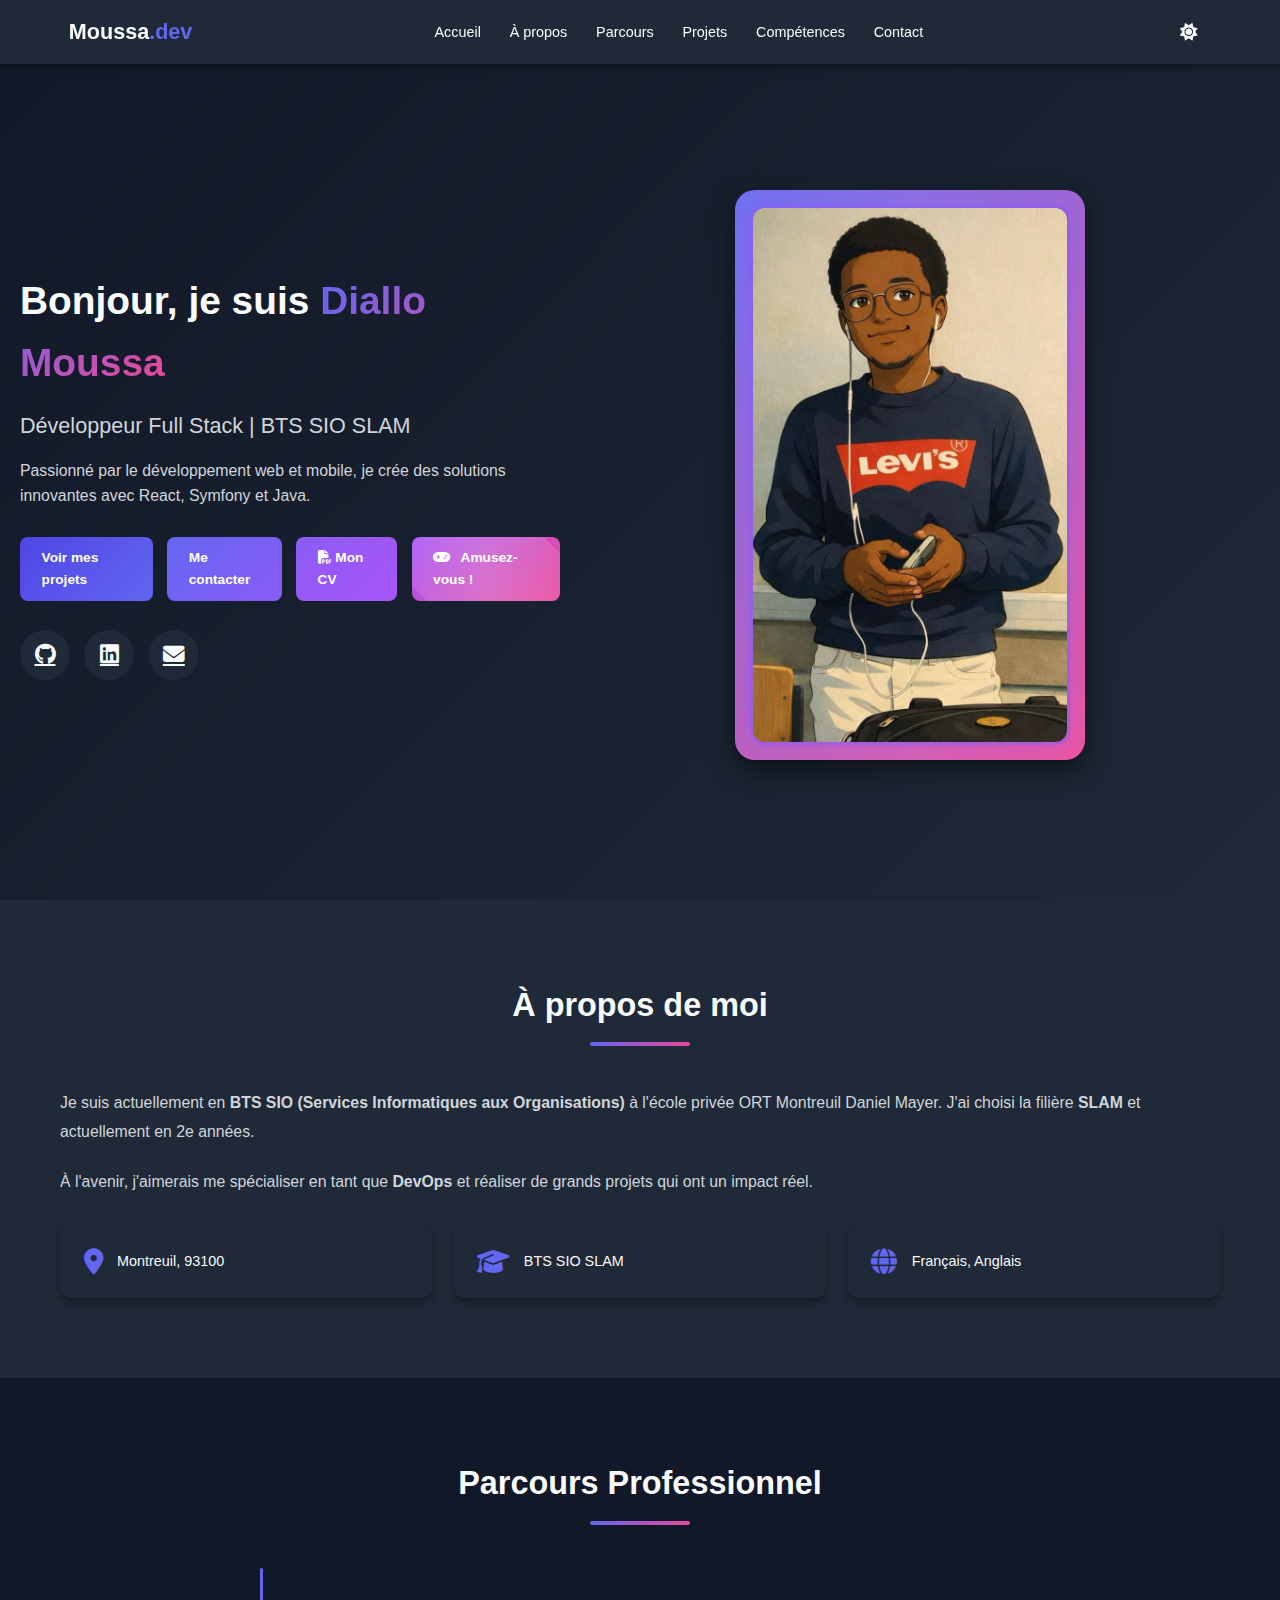
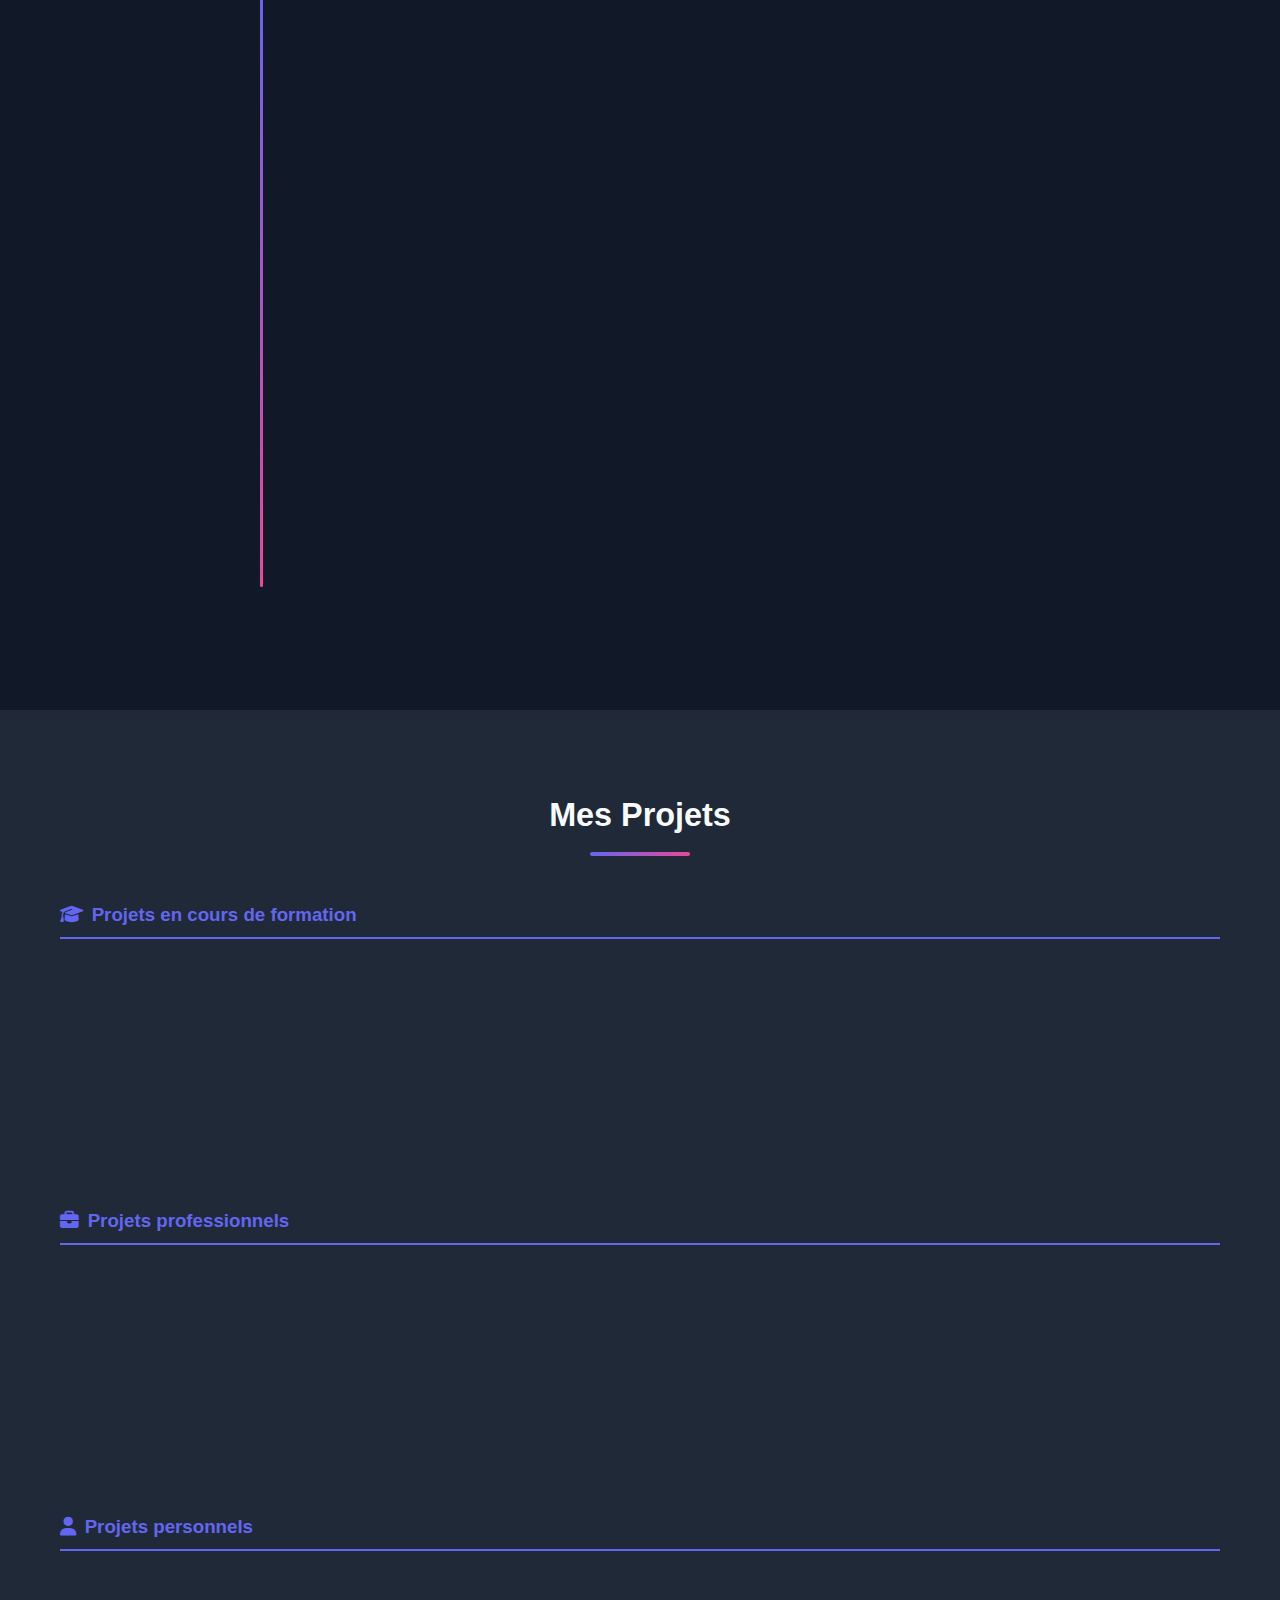
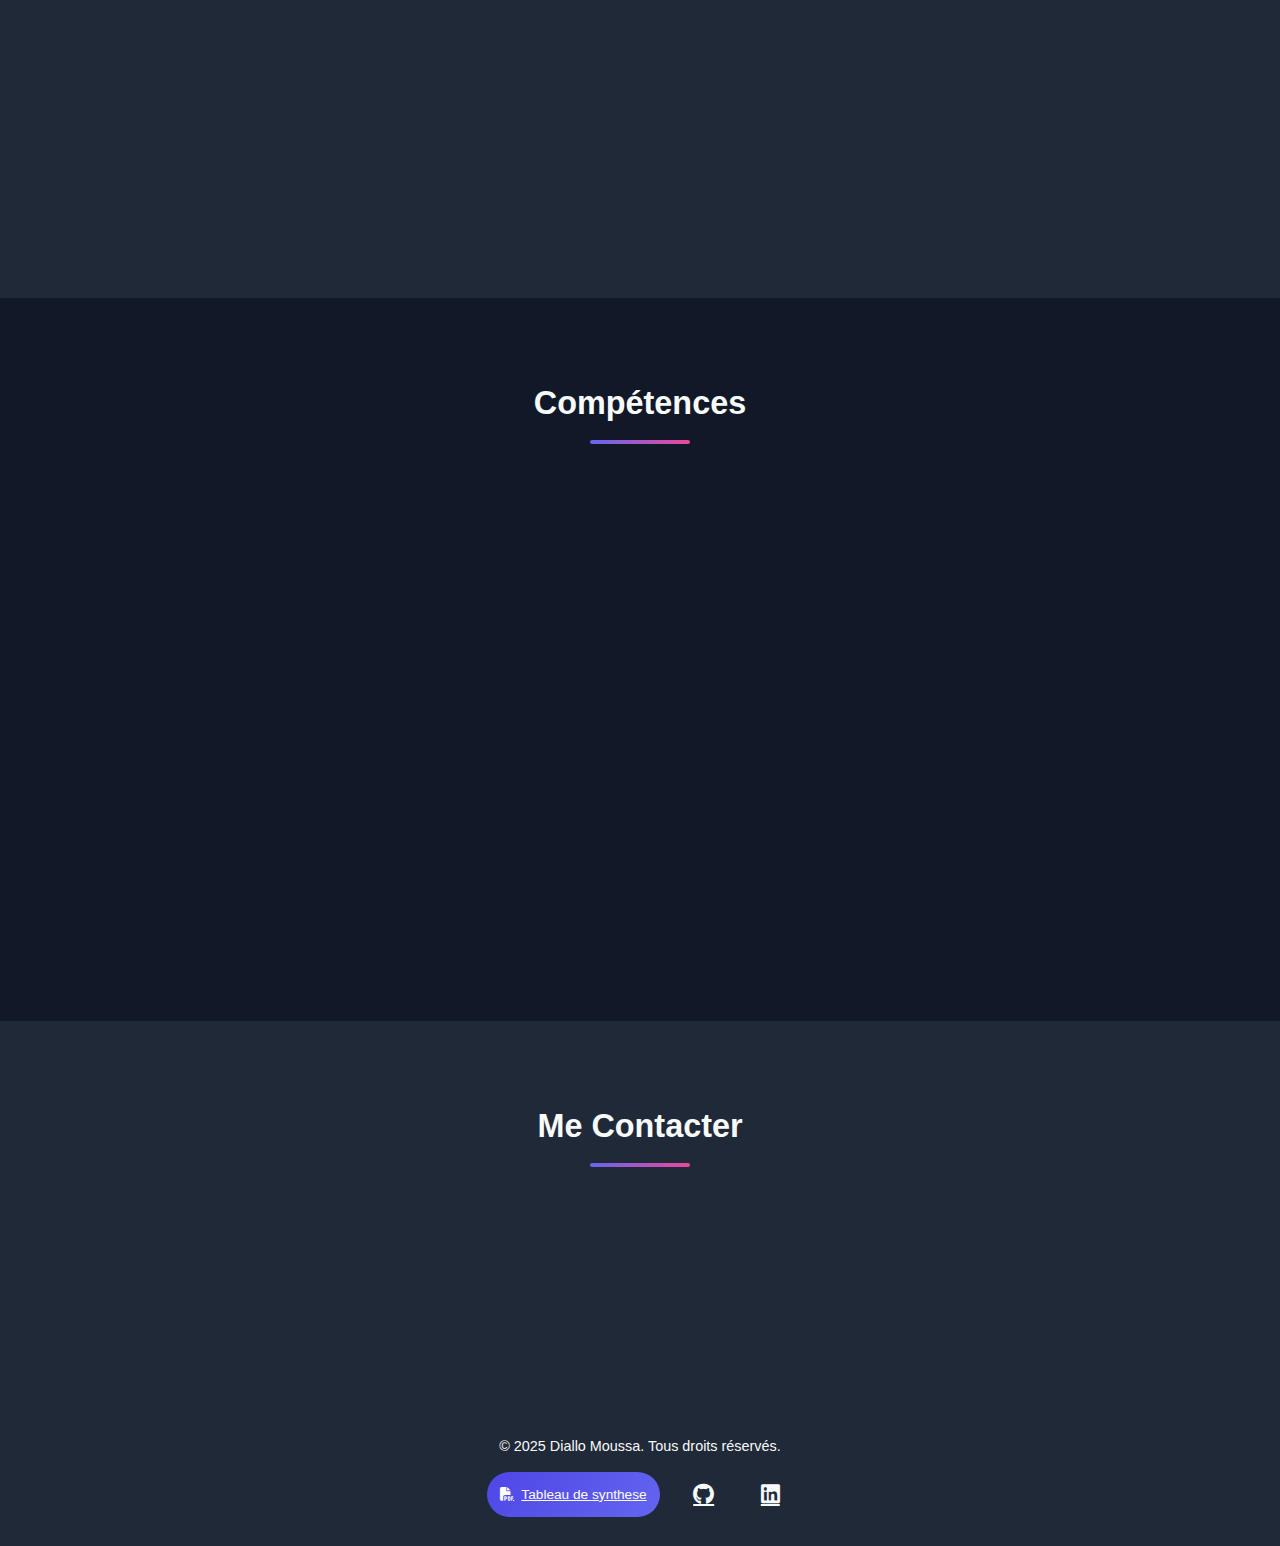
<file: index.html>
<!DOCTYPE html>
<html lang="fr" data-theme="dark">
<head>
    <meta charset="UTF-8">
    <meta name="viewport" content="width=device-width, initial-scale=1.0, maximum-scale=5.0, user-scalable=yes">
    <title>Diallo Moussa - Portfolio</title>
    <link rel="stylesheet" href="styles.css">
    <link rel="stylesheet" href="https://cdnjs.cloudflare.com/ajax/libs/font-awesome/6.4.0/css/all.min.css">
</head>
<body>
    <nav class="navbar" id="navbar">
        <div class="nav-container">
            <a href="#accueil" class="logo">
                <h2>Moussa<span>.dev</span></h2>
            </a>
            <ul class="nav-menu" id="navMenu">
                <li><a href="#accueil" class="nav-link">Accueil</a></li>
                <li><a href="#apropos" class="nav-link">À propos</a></li>
                <li><a href="#parcours" class="nav-link">Parcours</a></li>
                <li><a href="#projets" class="nav-link">Projets</a></li>
                <li><a href="#competences" class="nav-link">Compétences</a></li>
                <li><a href="#contact" class="nav-link">Contact</a></li>
            </ul>
            <button class="theme-toggle" id="themeToggle">
                <i class="fas fa-sun"></i>
            </button>
            <div class="hamburger" id="hamburger">
                <span></span>
                <span></span>
                <span></span>
            </div>
        </div>
    </nav>

    <section id="accueil" class="hero">
        <div class="hero-content">
            <h1 class="hero-title">Bonjour, je suis <span class="gradient-text">Diallo Moussa</span></h1>
            <p class="hero-subtitle">Développeur Full Stack | BTS SIO SLAM</p>
            <p class="hero-description">Passionné par le développement web et mobile, je crée des solutions innovantes avec React, Symfony et Java.</p>
            <div class="hero-buttons">
                <a href="#projets" class="btn btn-primary">Voir mes projets</a>
                <a href="#contact" class="btn btn-secondary">Me contacter</a>
                <a href="CV/Moussa_Diallo_CV4.pdf" target="_blank" class="btn btn-cv">
                    <i class="fas fa-file-pdf"></i> Mon CV
                </a>
                <a href="projet-arcade.html" class="btn btn-fun">
                    <i class="fas fa-gamepad"></i> Amusez-vous !
                </a>
            </div>
            <div class="social-links">
                <a href="https://github.com/DImoussa" target="_blank"><i class="fab fa-github"></i></a>
                <a href="https://www.linkedin.com/in/moussa-diallo-a99706236/" target="_blank"><i class="fab fa-linkedin"></i></a>
                <a href="mailto:moussadou128@gmail.com"><i class="fas fa-envelope"></i></a>
            </div>
        </div>

        <div class="hero-image">
            <div class="profile-card">
                <img src="Image/imageMoussa.jpeg" alt="Diallo Moussa" class="profile-photo">
            </div>
        </div>
    </section>

    <section id="apropos" class="about">
        <div class="container">
            <h2 class="section-title">À propos de moi</h2>
            <div class="about-content">
                <div class="about-text">
                    <p>Je suis actuellement en <strong>BTS SIO (Services Informatiques aux Organisations)</strong> à l'école privée ORT Montreuil Daniel Mayer. J'ai choisi la filière <strong>SLAM</strong> et actuellement en 2e années.</p>
                    <p>À l'avenir, j'aimerais me spécialiser en tant que <strong>DevOps</strong> et réaliser de grands projets qui ont un impact réel.</p>
                    <div class="info-grid">
                        <div class="info-item">
                            <i class="fas fa-map-marker-alt"></i>
                            <span>Montreuil, 93100</span>
                        </div>
                        <div class="info-item">
                            <i class="fas fa-graduation-cap"></i>
                            <span>BTS SIO SLAM</span>
                        </div>
                        <div class="info-item">
                            <i class="fas fa-globe"></i>
                            <span>Français, Anglais</span>
                        </div>
                    </div>
                </div>
            </div>
        </div>
    </section>

    <section id="parcours" class="timeline">
        <div class="container">
            <h2 class="section-title">Parcours Professionnel</h2>
            <div class="timeline-items">
                <div class="timeline-item" data-aos="fade-up">
                    <div class="timeline-dot"></div>
                    <div class="timeline-content">
                        <div class="timeline-date">05/2025 - 07/2026</div>
                        <h3>Développeur Full Stack React / React Native</h3>
                        <h4>Kubiq | Distanciel | Stage</h4>
                        <ul>
                            <li>Développement et optimisation d'applications web (React) et mobile (React Native)</li>
                            <li>Gestion du Dark Mode, traduction multilingue, migration SDK Expo</li>
                            <li>Correction de bugs critiques et amélioration de la navigation</li>
                            <li>Participation aux réunions hebdomadaires</li>
                        </ul>
                    </div>
                </div>
                <div class="timeline-item" data-aos="fade-up">
                    <div class="timeline-dot"></div>
                    <div class="timeline-content">
                        <div class="timeline-date">01/2024 - En cours</div>
                        <h3>BTS SIO: SLAM</h3>
                        <h4>ORT Montreuil Daniel Mayer | Montreuil</h4>
                    </div>
                </div>
                <div class="timeline-item" data-aos="fade-up">
                    <div class="timeline-dot"></div>
                    <div class="timeline-content">
                        <div class="timeline-date">09/2022</div>
                        <h3>Baccalauréat: STMG - SIG</h3>
                        <h4>Lycée Jean Jaurès | Montreuil</h4>
                    </div>
                </div>
            </div>
        </div>
    </section>

    <section id="projets" class="projects">
        <div class="container">
            <h2 class="section-title">Mes Projets</h2>

            <div class="projects-category">
                <h3 class="category-title"><i class="fas fa-graduation-cap"></i> Projets en cours de formation</h3>
                <div class="projects-grid">
                    <a href="projet-symfony.html" class="project-card" data-aos="zoom-in">
                        <div class="project-icon">
                            <i class="fas fa-code"></i>
                        </div>
                        <h3>Projets Symfony</h3>
                    </a>

                    <a href="projet-gesttravaux.html" class="project-card" data-aos="zoom-in">
                        <div class="project-icon">
                            <i class="fab fa-php"></i>
                        </div>
                        <h3>GestTravaux Pro — Symfony</h3>
                    </a>

                    <a href="projet-gesttravaux-java.html" class="project-card" data-aos="zoom-in">
                        <div class="project-icon">
                            <i class="fab fa-java"></i>
                        </div>
                        <h3>GestTravaux Pro — Java</h3>
                    </a>
                </div>
            </div>

            <div class="projects-category">
                <h3 class="category-title"><i class="fas fa-briefcase"></i> Projets professionnels</h3>
                <div class="projects-grid">
                    <a href="projet-react-native.html" class="project-card" data-aos="zoom-in">
                        <div class="project-icon">
                            <i class="fas fa-mobile-alt"></i>
                        </div>
                        <h3>Application React / Native</h3>
                    </a>
                </div>
            </div>

            <div class="projects-category">
                <h3 class="category-title"><i class="fas fa-user"></i> Projets personnels</h3>
                <div class="projects-grid">
                    <a href="projet-dbmapper.html" class="project-card" data-aos="zoom-in">
                        <div class="project-icon">
                            <i class="fas fa-cubes"></i>
                        </div>
                        <h3>Doctrine DB Mapper Bundle</h3>
                    </a>
                </div>
            </div>
        </div>
    </section>

    <section id="competences" class="skills">
        <div class="container">
            <h2 class="section-title">Compétences</h2>
            <div class="skills-container">
                <div class="skill-category" data-aos="fade-right">
                    <h3><i class="fas fa-code"></i> Frontend</h3>
                    <div class="skill-items">
                        <div class="skill-item">HTML/CSS</div>
                        <div class="skill-item">JavaScript</div>
                        <div class="skill-item">React</div>
                        <div class="skill-item">React Native</div>
                    </div>
                </div>

                <div class="skill-category" data-aos="fade-up">
                    <h3><i class="fas fa-server"></i> Backend</h3>
                    <div class="skill-items">
                        <div class="skill-item">PHP</div>
                        <div class="skill-item">Symfony</div>
                        <div class="skill-item">Java</div>
                        <div class="skill-item">Python</div>
                    </div>
                </div>

                <div class="skill-category" data-aos="fade-left">
                    <h3><i class="fas fa-database"></i> Base de données</h3>
                    <div class="skill-items">
                        <div class="skill-item">SQL</div>
                        <div class="skill-item">MySQL</div>
                        <div class="skill-item">Doctrine</div>
                    </div>
                </div>

                <div class="skill-category" data-aos="fade-right">
                    <h3><i class="fas fa-tools"></i> Outils</h3>
                    <div class="skill-items">
                        <div class="skill-item">PhPStorm</div>
                        <div class="skill-item">IntelliJ IDEA</div>
                        <div class="skill-item">Azure</div>
                        <div class="skill-item">Docker</div>
                    </div>
                </div>
            </div>
        </div>
    </section>

    <section id="contact" class="contact">
        <div class="container">
            <h2 class="section-title">Me Contacter</h2>
            <div class="contact-content">
                <div class="contact-info">
                    <div class="contact-item" data-aos="fade-right">
                        <i class="fas fa-envelope"></i>
                        <div>
                            <h4>Email</h4>
                            <p>moussadou128@gmail.com</p>
                        </div>
                    </div>
                    <div class="contact-item" data-aos="fade-right">
                        <i class="fab fa-linkedin"></i>
                        <div>
                            <h4>LinkedIn</h4>
                            <a href="https://www.linkedin.com/in/moussa-diallo-a99706236/" target="_blank" class="contact-link">Voir mon profil</a>
                        </div>
                    </div>
                    <div class="contact-item" data-aos="fade-right">
                        <i class="fab fa-github"></i>
                        <div>
                            <h4>GitHub</h4>
                            <a href="https://github.com/DImoussa" target="_blank" class="contact-link">github.com/DImoussa</a>
                        </div>
                    </div>
                </div>
            </div>
        </div>
    </section>

    <footer class="footer">
        <div class="container">
            <p>&copy; 2025 Diallo Moussa. Tous droits réservés.</p>
            <div class="footer-links">
                <a href="TableauSynthese/Synthese_Epreuve_E5_2025.pdf" target="_blank" class="footer-link-text">
                    <i class="fas fa-file-pdf"></i>
                    <span>Tableau de synthese</span>
                </a>
                <a href="https://github.com/DImoussa" target="_blank"><i class="fab fa-github"></i></a>
                <a href="https://www.linkedin.com/in/moussa-diallo-a99706236/" target="_blank"><i class="fab fa-linkedin"></i></a>
            </div>
        </div>
    </footer>

    <button id="backToTop" class="back-to-top" title="Retour en haut">
        <i class="fas fa-arrow-up"></i>
    </button>

    <script src="script.js"></script>
</body>
</html>
</file>
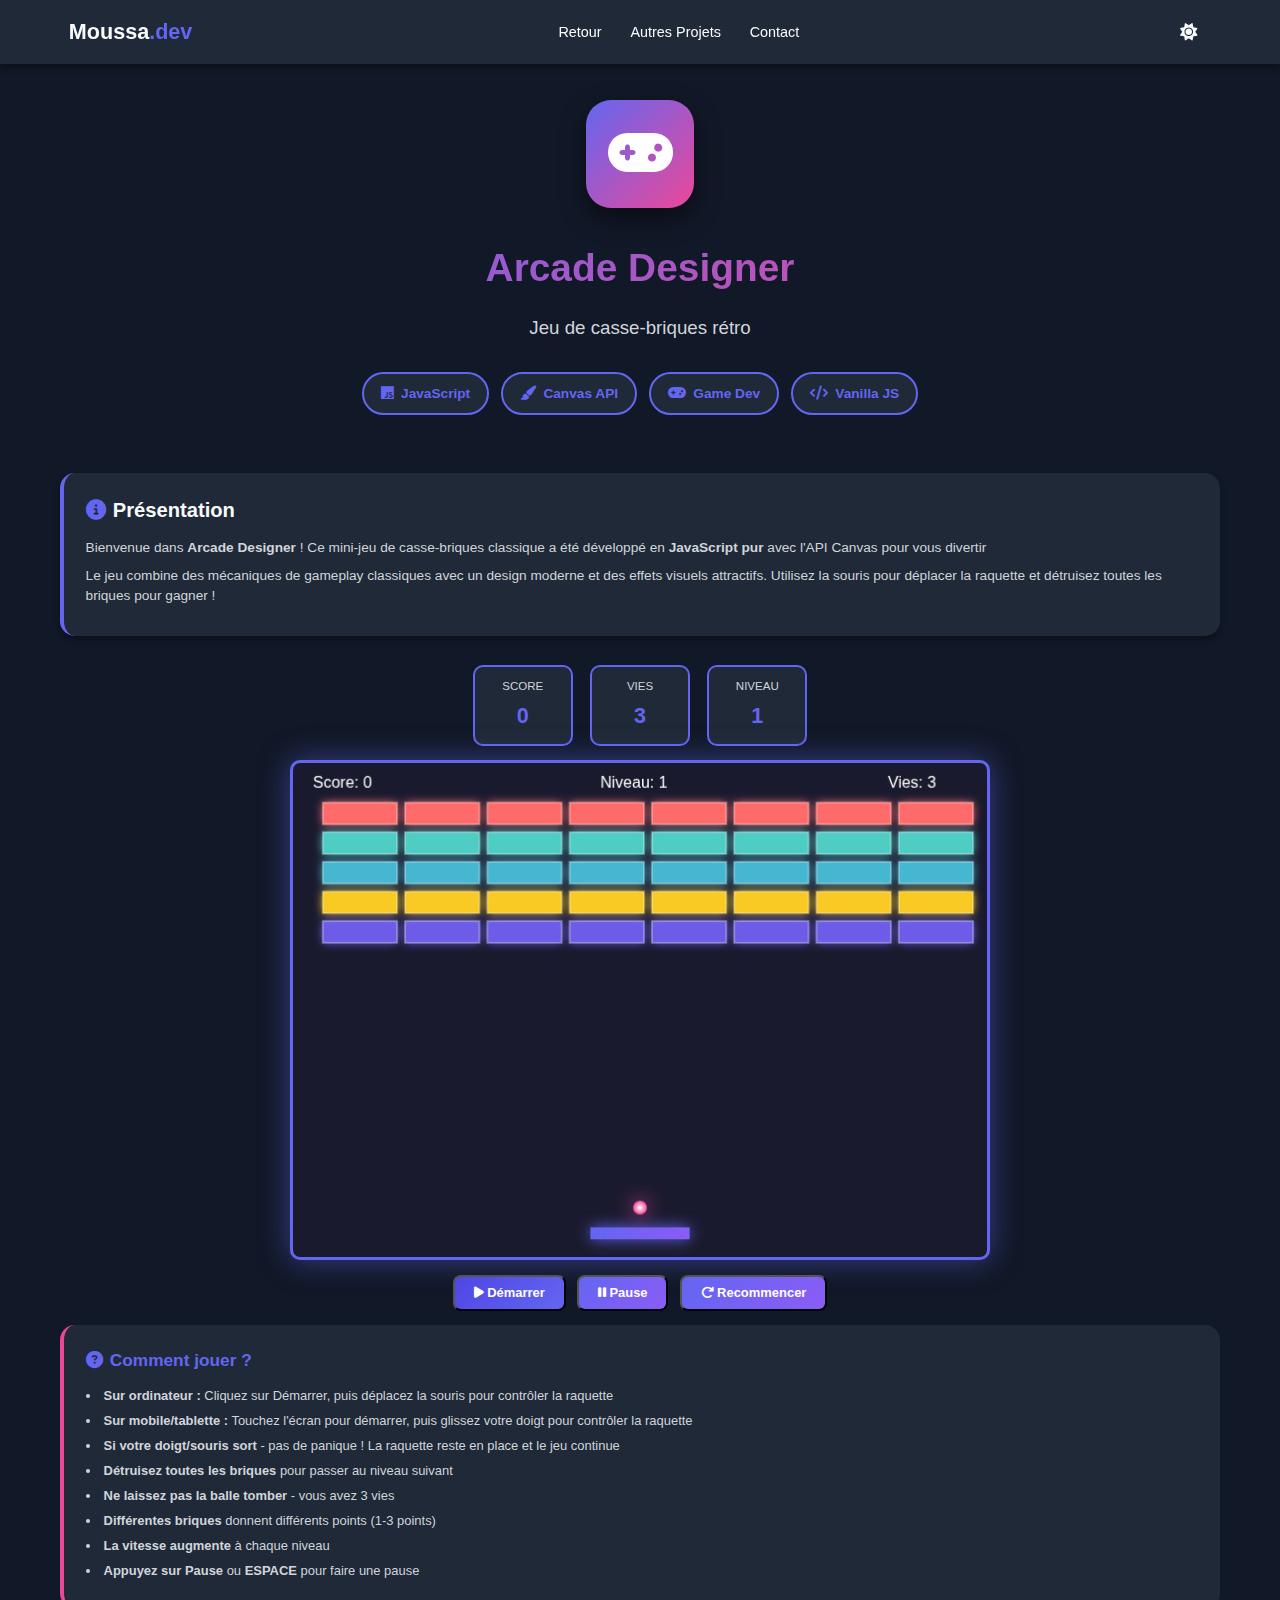
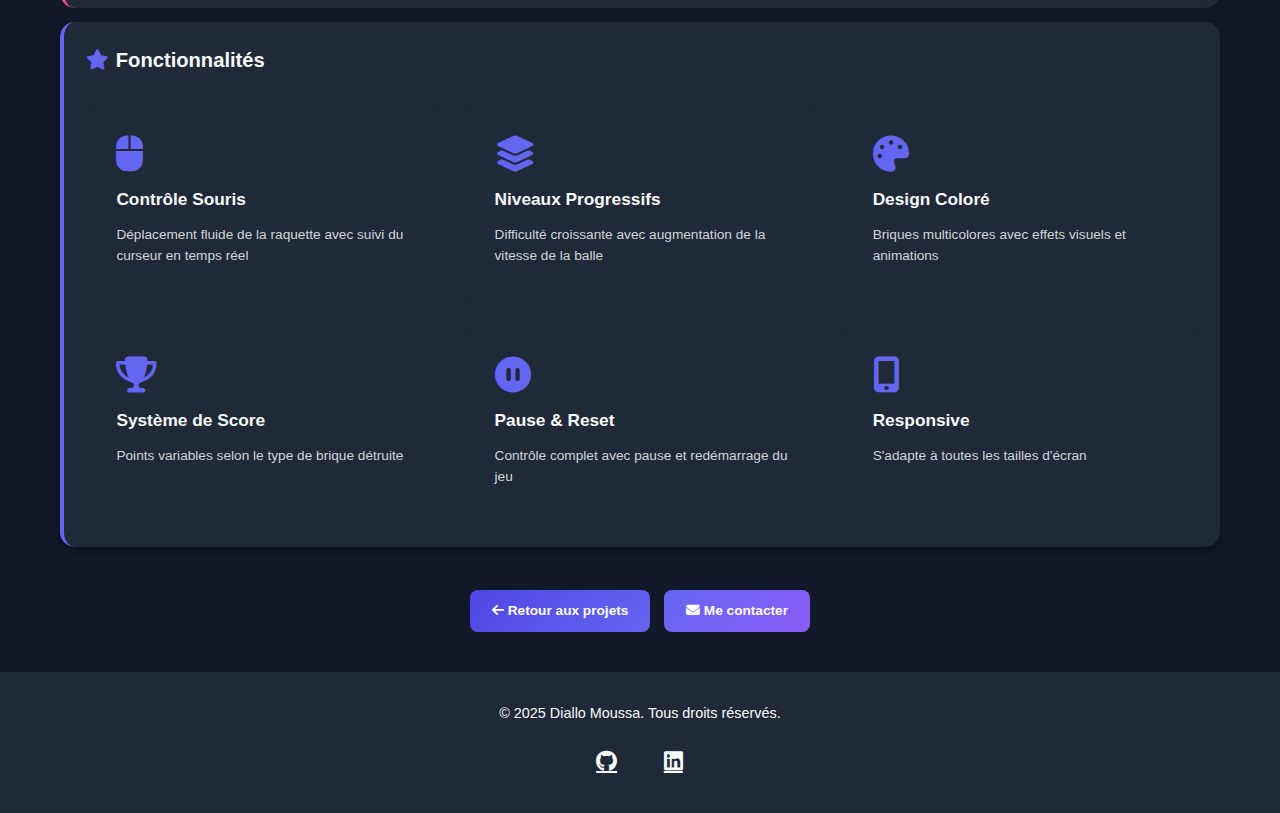
<file: projet-arcade.html>
<!DOCTYPE html>
<html lang="fr" data-theme="dark">
<head>
    <meta charset="UTF-8">
    <meta name="viewport" content="width=device-width, initial-scale=1.0, maximum-scale=5.0, user-scalable=yes">
    <title>Arcade Designer - Portfolio Diallo Moussa</title>
    <link rel="stylesheet" href="styles.css">
    <link rel="stylesheet" href="https://cdnjs.cloudflare.com/ajax/libs/font-awesome/6.4.0/css/all.min.css">
    <style>
        /* Optimisation pour zoom 100% - tout visible sans scroll */
        .project-detail {
            padding: 100px 20px 40px !important;
        }

        .project-content {
            max-width: 1200px !important;
        }

        .content-section {
            padding: 1.5rem !important;
            margin-bottom: 1rem !important;
        }

        .content-section h2 {
            font-size: 1.4rem !important;
            margin-bottom: 0.8rem !important;
        }

        .content-section p {
            font-size: 0.95rem !important;
            line-height: 1.5 !important;
            margin-bottom: 0.5rem !important;
        }

        .game-container {
            display: flex;
            justify-content: center;
            align-items: center;
            flex-direction: column;
            margin: 1rem 0;
        }

        #gameCanvas {
            border: 3px solid var(--primary-color);
            border-radius: 10px;
            box-shadow: 0 0 30px rgba(99, 102, 241, 0.5);
            background: #1a1a2e;
            max-width: 100%;
            cursor: default;
            width: 700px !important;
            height: 500px !important;
        }

        #gameCanvas.game-active {
            cursor: none;
        }

        .game-controls {
            display: flex;
            gap: 0.8rem;
            margin-top: 1rem;
            flex-wrap: wrap;
            justify-content: center;
        }

        .game-controls .btn {
            padding: 0.6rem 1.3rem;
            font-size: 0.9rem;
        }

        .game-info {
            display: flex;
            gap: 1.2rem;
            margin: 1rem 0;
            font-size: 1rem;
            flex-wrap: wrap;
            justify-content: center;
        }

        .game-info-item {
            background: var(--card-bg);
            padding: 0.7rem 1.5rem;
            border-radius: 10px;
            border: 2px solid var(--primary-color);
            display: flex;
            flex-direction: column;
            align-items: center;
            gap: 0.3rem;
            min-width: 100px;
        }

        .game-info-item label {
            color: var(--text-light);
            font-size: 0.8rem;
            text-transform: uppercase;
        }

        .game-info-item .value {
            color: var(--primary-color);
            font-size: 1.5rem;
            font-weight: 800;
        }

        .game-instructions {
            background: var(--card-bg);
            padding: 1.5rem;
            border-radius: 15px;
            margin: 1rem 0;
            border-left: 4px solid var(--accent-color);
        }

        .game-instructions h3 {
            color: var(--primary-color);
            margin-bottom: 0.8rem;
            display: flex;
            align-items: center;
            gap: 0.5rem;
            font-size: 1.2rem;
        }

        .game-instructions ul {
            list-style-position: inside;
            color: var(--text-light);
            line-height: 1.6;
            font-size: 0.9rem;
        }

        .game-instructions ul li {
            margin-bottom: 0.3rem;
        }

        .game-over-screen {
            display: none;
            position: fixed;
            top: 0;
            left: 0;
            width: 100%;
            height: 100%;
            background: rgba(0, 0, 0, 0.9);
            z-index: 9999;
            justify-content: center;
            align-items: center;
            flex-direction: column;
            gap: 2rem;
        }

        .game-over-screen.show {
            display: flex;
        }

        .game-over-content {
            text-align: center;
            animation: fadeInScale 0.5s ease;
        }

        .game-over-content h2 {
            font-size: 3.5rem;
            background: linear-gradient(135deg, var(--primary-color), var(--accent-color));
            -webkit-background-clip: text;
            -webkit-text-fill-color: transparent;
            background-clip: text;
            margin-bottom: 1rem;
        }

        .game-over-content .final-score {
            font-size: 1.8rem;
            color: var(--text-color);
            margin-bottom: 2rem;
        }

        @keyframes fadeInScale {
            from {
                opacity: 0;
                transform: scale(0.5);
            }
            to {
                opacity: 1;
                transform: scale(1);
            }
        }

        /* Responsive Mobile - Canvas plus grand */
        @media (max-width: 768px) {
            .project-detail {
                padding: 90px 10px 30px !important;
            }

            .content-section {
                padding: 1rem !important;
                margin-bottom: 0.8rem !important;
            }

            .content-section h2 {
                font-size: 1.2rem !important;
            }

            .content-section p {
                font-size: 0.9rem !important;
            }

            #gameCanvas {
                width: 100% !important;
                height: auto !important;
                max-width: 500px !important;
                border-width: 2px;
            }

            .game-container {
                margin: 0.5rem 0;
            }

            .game-info {
                gap: 0.6rem;
                margin: 0.8rem 0;
            }

            .game-info-item {
                padding: 0.5rem 1rem;
                min-width: 80px;
            }

            .game-info-item label {
                font-size: 0.7rem;
            }

            .game-info-item .value {
                font-size: 1.3rem;
            }

            .game-controls {
                gap: 0.5rem;
                margin-top: 0.8rem;
            }

            .game-controls .btn {
                padding: 0.6rem 1rem;
                font-size: 0.85rem;
                flex: 1;
                min-width: 90px;
            }

            .game-instructions {
                padding: 1rem;
                margin: 0.8rem 0;
            }

            .game-instructions h3 {
                font-size: 1rem;
            }

            .game-instructions ul {
                font-size: 0.85rem;
                line-height: 1.5;
            }

            .game-instructions ul li {
                margin-bottom: 0.25rem;
            }

            .game-over-content h2 {
                font-size: 2.5rem;
            }

            .game-over-content .final-score {
                font-size: 1.5rem;
            }
        }

        @media (max-width: 768px) {
            #gameCanvas {
                width: 100% !important;
                height: auto !important;
            }

            .game-container {
                margin: 1rem 0;
            }

            .game-info {
                gap: 0.5rem;
                margin: 1rem 0;
            }

            .game-info-item {
                padding: 0.6rem 1rem;
                min-width: auto;
                flex: 1;
            }

            .game-info-item label {
                font-size: 0.75rem;
            }

            .game-info-item .value {
                font-size: 1.3rem;
            }

            .game-controls {
                gap: 0.5rem;
                margin-top: 1rem;
            }

            .game-controls .btn {
                padding: 0.7rem 1.2rem;
                font-size: 0.9rem;
                flex: 1;
            }

            .game-instructions {
                padding: 1.5rem;
            }

            .game-instructions h3 {
                font-size: 1.1rem;
            }

            .game-instructions ul {
                font-size: 0.9rem;
                line-height: 1.6;
            }

            .game-over-content h2 {
                font-size: 2.5rem;
            }

            .game-over-content .final-score {
                font-size: 1.5rem;
            }

            .project-icon-large {
                width: 70px;
                height: 70px;
            }

            .project-icon-large i {
                font-size: 2.5rem;
            }

            .project-title {
                font-size: 1.8rem;
            }

            .project-subtitle {
                font-size: 1rem;
            }

            .project-tags {
                gap: 0.5rem;
            }

            .project-tags span {
                padding: 0.4rem 0.8rem;
                font-size: 0.8rem;
            }
        }

        @media (max-width: 480px) {
            .game-info {
                flex-wrap: wrap;
            }

            .game-info-item {
                padding: 0.5rem 0.8rem;
            }

            .game-info-item .value {
                font-size: 1.1rem;
            }

            .game-controls {
                flex-direction: column;
                width: 100%;
            }

            .game-controls .btn {
                width: 100%;
            }

            .game-instructions ul li {
                font-size: 0.85rem;
            }
        }
    </style>
</head>
<body>
    <nav class="navbar" id="navbar">
        <div class="nav-container">
            <a href="index.html" class="logo">
                <h2>Moussa<span>.dev</span></h2>
            </a>
            <ul class="nav-menu" id="navMenu">
                <li><a href="index.html" class="nav-link">Retour</a></li>
                <li><a href="index.html#projets" class="nav-link">Autres Projets</a></li>
                <li><a href="index.html#contact" class="nav-link">Contact</a></li>
            </ul>
            <button class="theme-toggle" id="themeToggle">
                <i class="fas fa-sun"></i>
            </button>
            <div class="hamburger" id="hamburger">
                <span></span>
                <span></span>
                <span></span>
            </div>
        </div>
    </nav>

    <section class="project-detail">
        <div class="container">
            <div class="project-header">
                <div class="project-icon-large">
                    <i class="fas fa-gamepad"></i>
                </div>
                <h1 class="project-title">Arcade Designer</h1>
                <p class="project-subtitle">Jeu de casse-briques rétro</p>

                <div class="project-tags">
                    <span><i class="fab fa-js"></i> JavaScript</span>
                    <span><i class="fas fa-paint-brush"></i> Canvas API</span>
                    <span><i class="fas fa-gamepad"></i> Game Dev</span>
                    <span><i class="fas fa-code"></i> Vanilla JS</span>
                </div>
            </div>

            <div class="project-content">
                <div class="content-section">
                    <h2><i class="fas fa-info-circle"></i> Présentation</h2>
                    <p>Bienvenue dans <strong>Arcade Designer</strong> ! Ce mini-jeu de casse-briques classique a été développé en <strong>JavaScript pur</strong> avec l'API Canvas pour vous divertir</p>
                    <p>Le jeu combine des mécaniques de gameplay classiques avec un design moderne et des effets visuels attractifs. Utilisez la souris pour déplacer la raquette et détruisez toutes les briques pour gagner !</p>
                </div>

                <div class="game-container">
                    <div class="game-info">
                        <div class="game-info-item">
                            <label>Score</label>
                            <div class="value" id="scoreDisplay">0</div>
                        </div>
                        <div class="game-info-item">
                            <label>Vies</label>
                            <div class="value" id="livesDisplay">3</div>
                        </div>
                        <div class="game-info-item">
                            <label>Niveau</label>
                            <div class="value" id="levelDisplay">1</div>
                        </div>
                    </div>

                    <canvas id="gameCanvas" width="700" height="500"></canvas>

                    <div class="game-controls">
                        <button class="btn btn-primary" id="startBtn">
                            <i class="fas fa-play"></i> Démarrer
                        </button>
                        <button class="btn btn-secondary" id="pauseBtn">
                            <i class="fas fa-pause"></i> Pause
                        </button>
                        <button class="btn btn-secondary" id="resetBtn">
                            <i class="fas fa-redo"></i> Recommencer
                        </button>
                    </div>
                </div>

                <div class="game-instructions">
                    <h3><i class="fas fa-question-circle"></i> Comment jouer ?</h3>
                    <ul>
                        <li><strong>Sur ordinateur :</strong> Cliquez sur Démarrer, puis déplacez la souris pour contrôler la raquette</li>
                        <li><strong>Sur mobile/tablette :</strong> Touchez l'écran pour démarrer, puis glissez votre doigt pour contrôler la raquette</li>
                        <li><strong>Si votre doigt/souris sort</strong> - pas de panique ! La raquette reste en place et le jeu continue</li>
                        <li><strong>Détruisez toutes les briques</strong> pour passer au niveau suivant</li>
                        <li><strong>Ne laissez pas la balle tomber</strong> - vous avez 3 vies</li>
                        <li><strong>Différentes briques</strong> donnent différents points (1-3 points)</li>
                        <li><strong>La vitesse augmente</strong> à chaque niveau</li>
                        <li><strong>Appuyez sur Pause</strong> ou <strong>ESPACE</strong> pour faire une pause</li>
                    </ul>
                </div>

                <div class="content-section">
                    <h2><i class="fas fa-star"></i> Fonctionnalités</h2>
                    <div class="features-grid">
                        <div class="feature-item">
                            <i class="fas fa-mouse"></i>
                            <h3>Contrôle Souris</h3>
                            <p>Déplacement fluide de la raquette avec suivi du curseur en temps réel</p>
                        </div>
                        <div class="feature-item">
                            <i class="fas fa-layer-group"></i>
                            <h3>Niveaux Progressifs</h3>
                            <p>Difficulté croissante avec augmentation de la vitesse de la balle</p>
                        </div>
                        <div class="feature-item">
                            <i class="fas fa-palette"></i>
                            <h3>Design Coloré</h3>
                            <p>Briques multicolores avec effets visuels et animations</p>
                        </div>
                        <div class="feature-item">
                            <i class="fas fa-trophy"></i>
                            <h3>Système de Score</h3>
                            <p>Points variables selon le type de brique détruite</p>
                        </div>
                        <div class="feature-item">
                            <i class="fas fa-pause-circle"></i>
                            <h3>Pause & Reset</h3>
                            <p>Contrôle complet avec pause et redémarrage du jeu</p>
                        </div>
                        <div class="feature-item">
                            <i class="fas fa-mobile-alt"></i>
                            <h3>Responsive</h3>
                            <p>S'adapte à toutes les tailles d'écran</p>
                        </div>
                    </div>
                </div>

                <div class="project-actions">
                    <a href="index.html#projets" class="btn btn-primary">
                        <i class="fas fa-arrow-left"></i> Retour aux projets
                    </a>
                    <a href="index.html#contact" class="btn btn-secondary">
                        <i class="fas fa-envelope"></i> Me contacter
                    </a>
                </div>
            </div>
        </div>
    </section>

    <div class="game-over-screen" id="gameOverScreen">
        <div class="game-over-content">
            <h2 id="gameOverTitle">Game Over!</h2>
            <p class="final-score">Score Final: <span id="finalScore">0</span></p>
            <button class="btn btn-primary" id="playAgainBtn">
                <i class="fas fa-redo"></i> Rejouer
            </button>
        </div>
    </div>

    <footer class="footer">
        <div class="container">
            <p>&copy; 2025 Diallo Moussa. Tous droits réservés.</p>
            <div class="footer-links">
                <a href="https://github.com/DImoussa" target="_blank"><i class="fab fa-github"></i></a>
                <a href="https://www.linkedin.com/in/moussa-diallo-a99706236/" target="_blank"><i class="fab fa-linkedin"></i></a>
            </div>
        </div>
    </footer>

    <button id="backToTop" class="back-to-top" title="Retour en haut">
        <i class="fas fa-arrow-up"></i>
    </button>

    <script src="script.js"></script>
    <script src="game.js"></script>
</body>
</html>
</file>
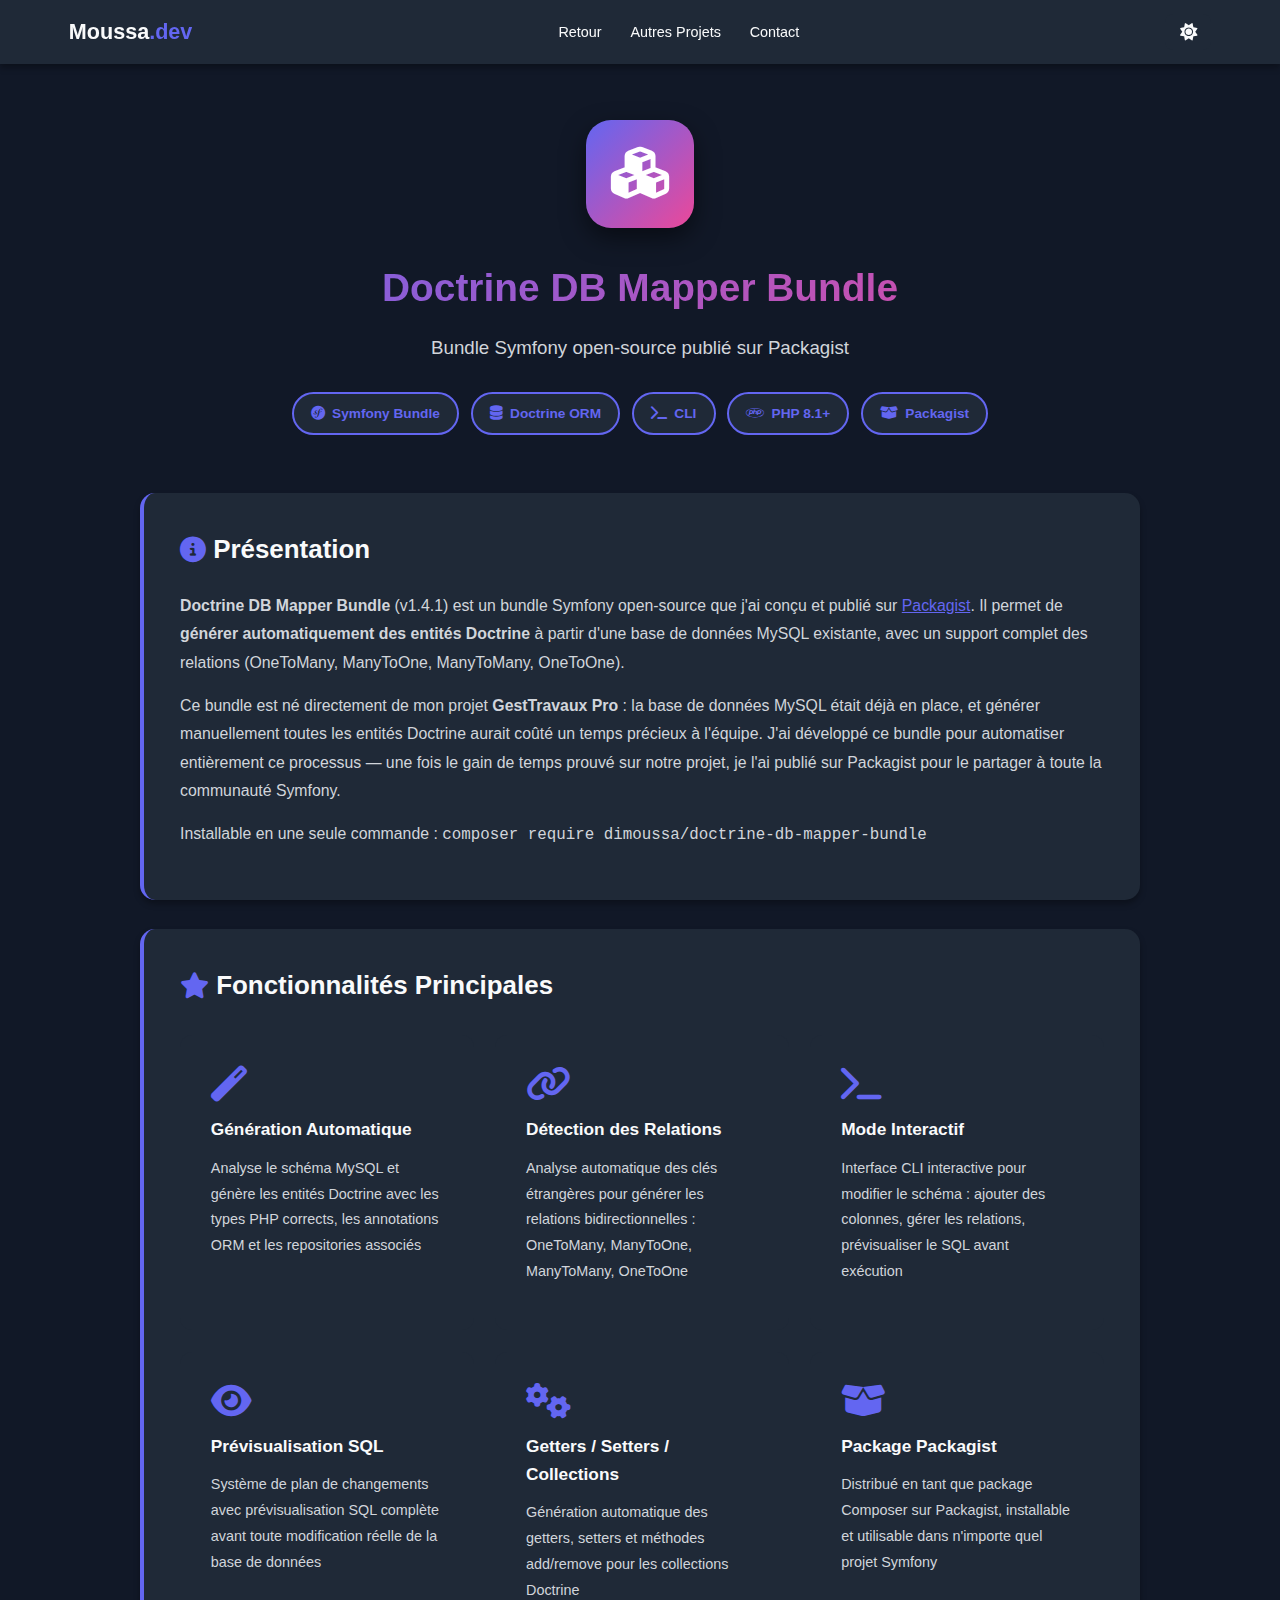
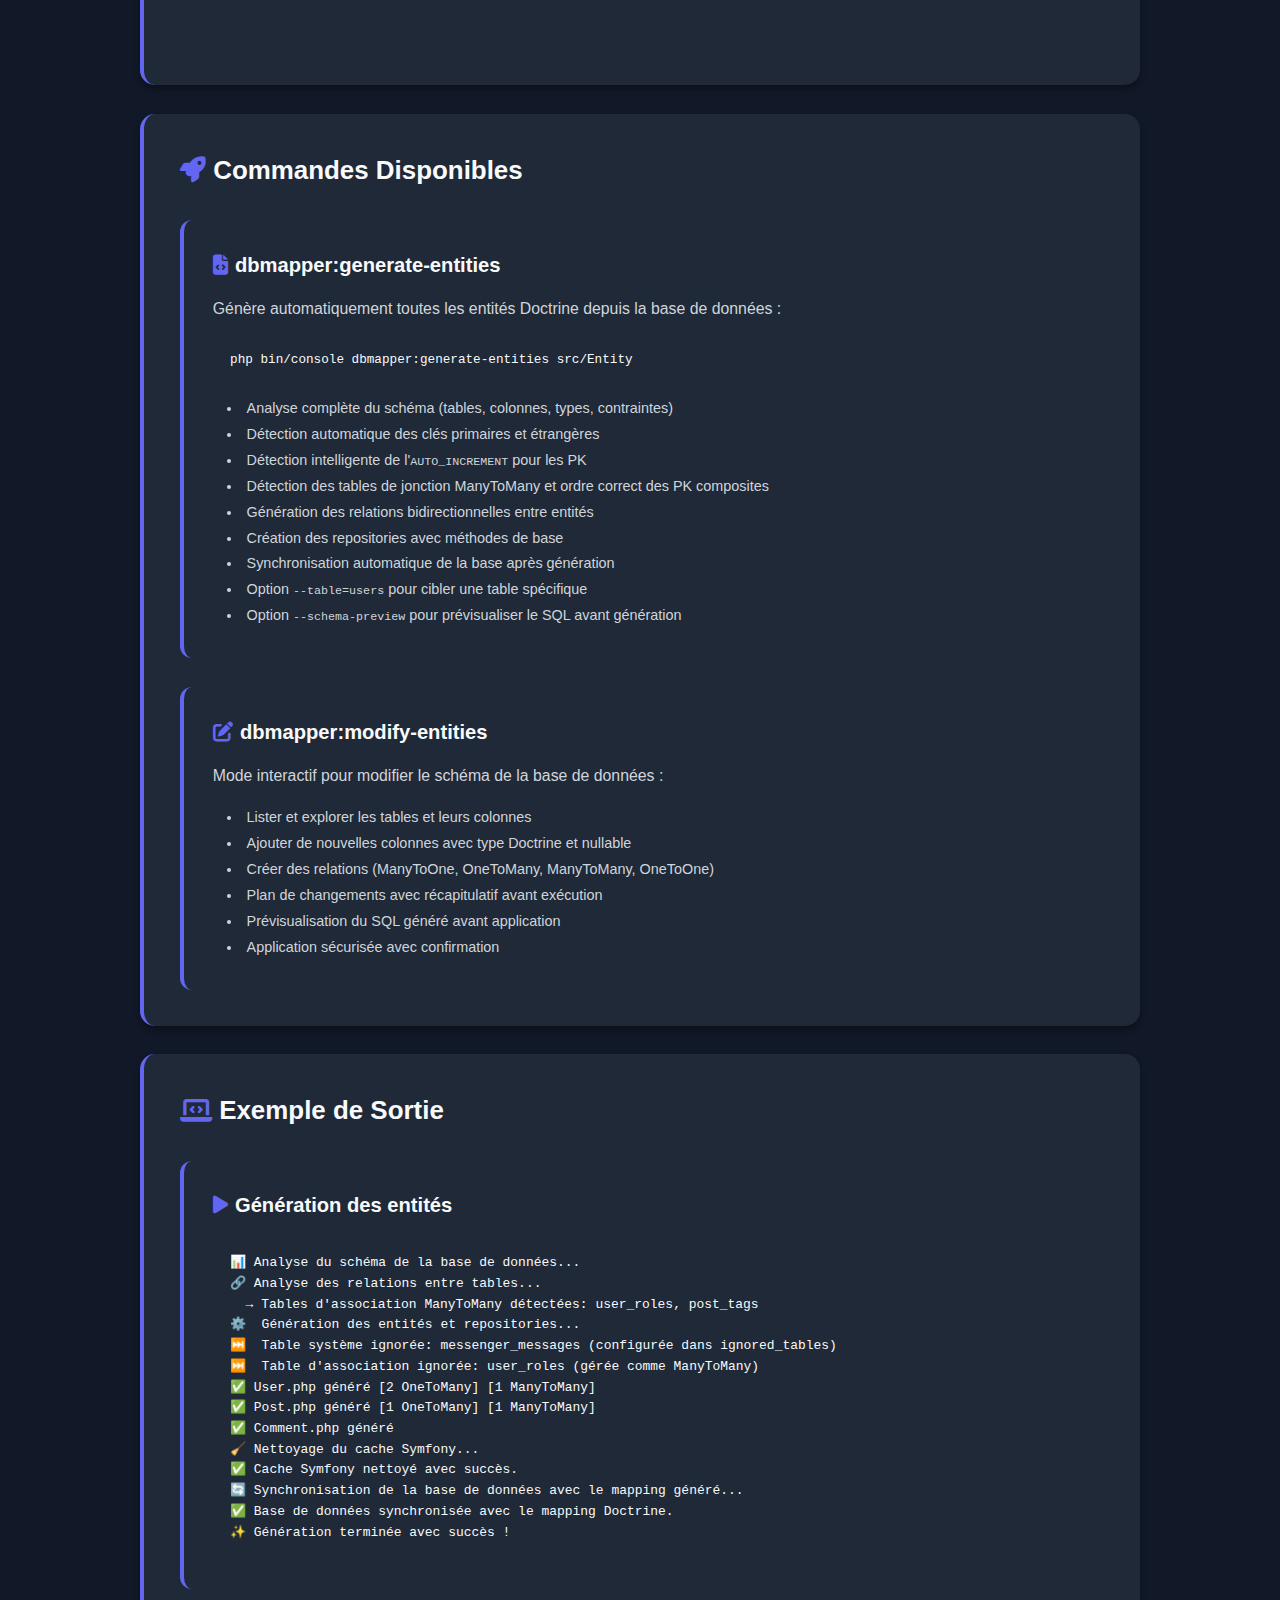
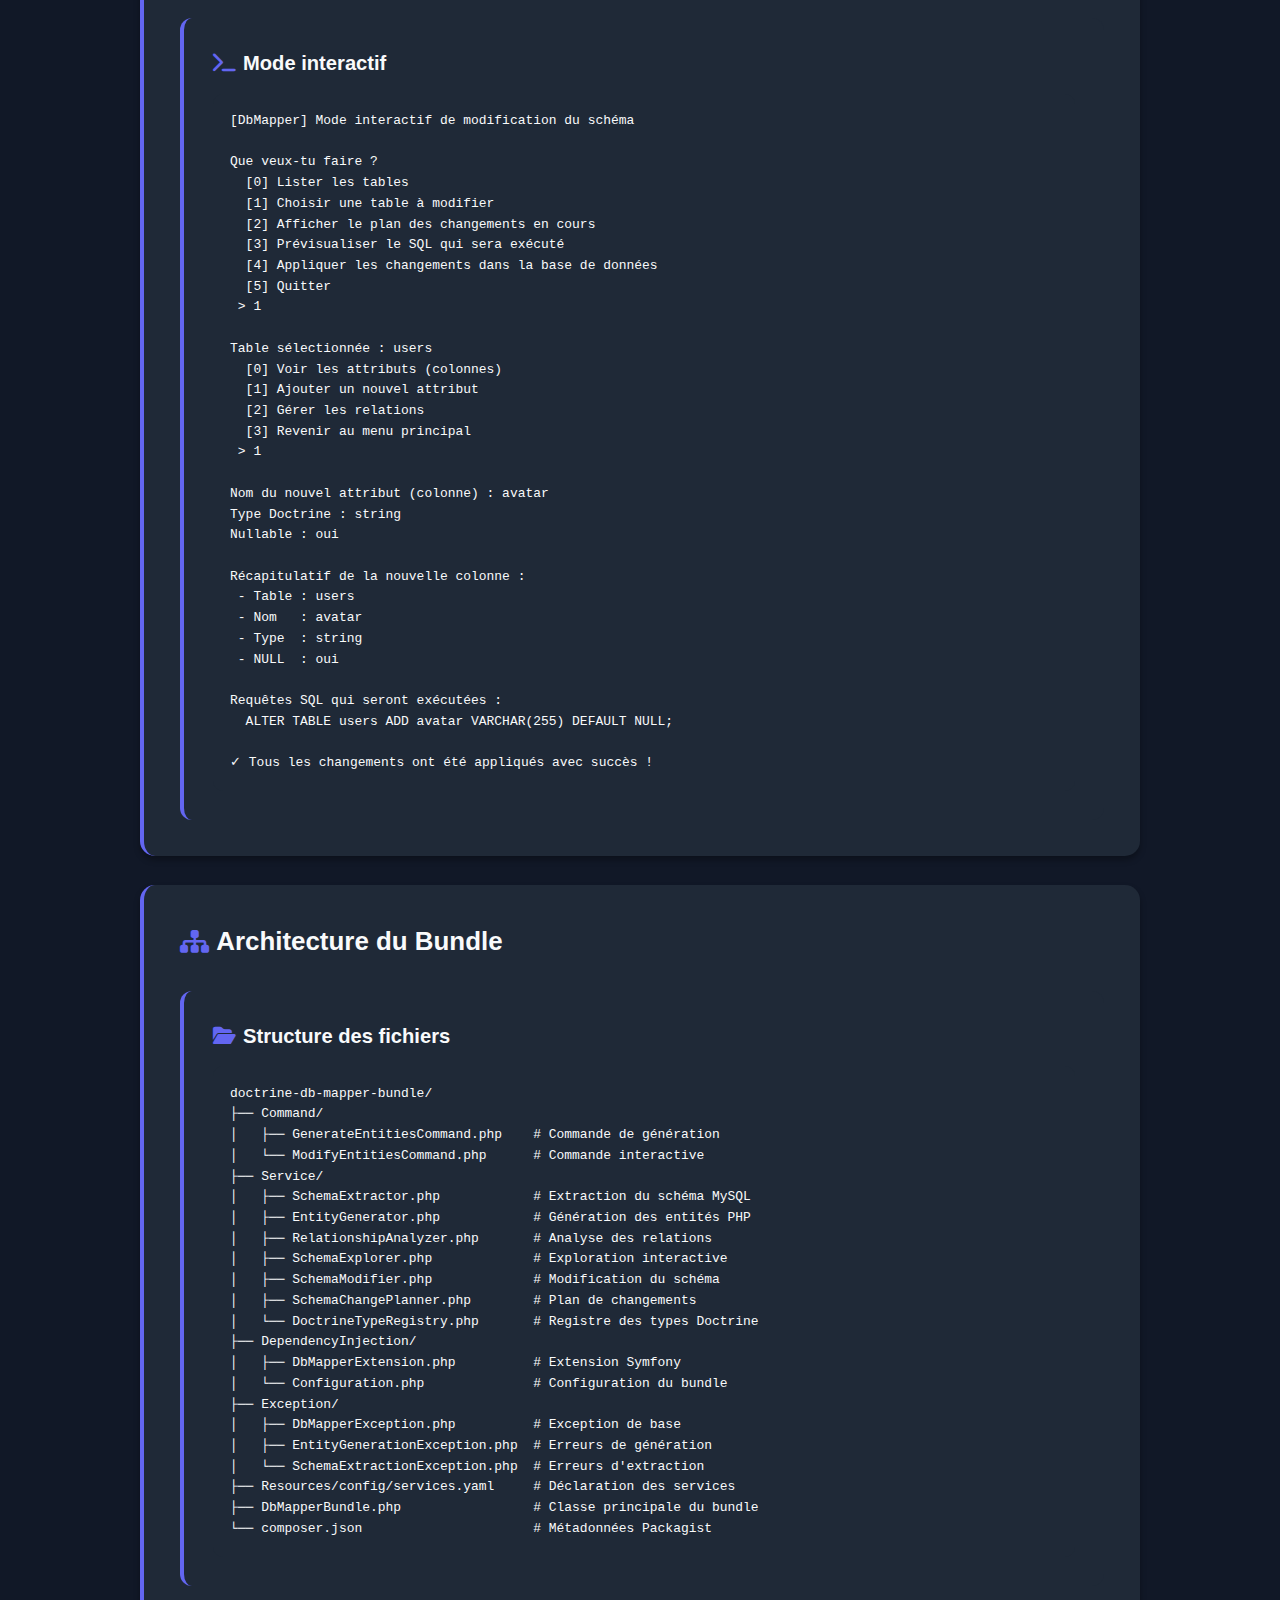
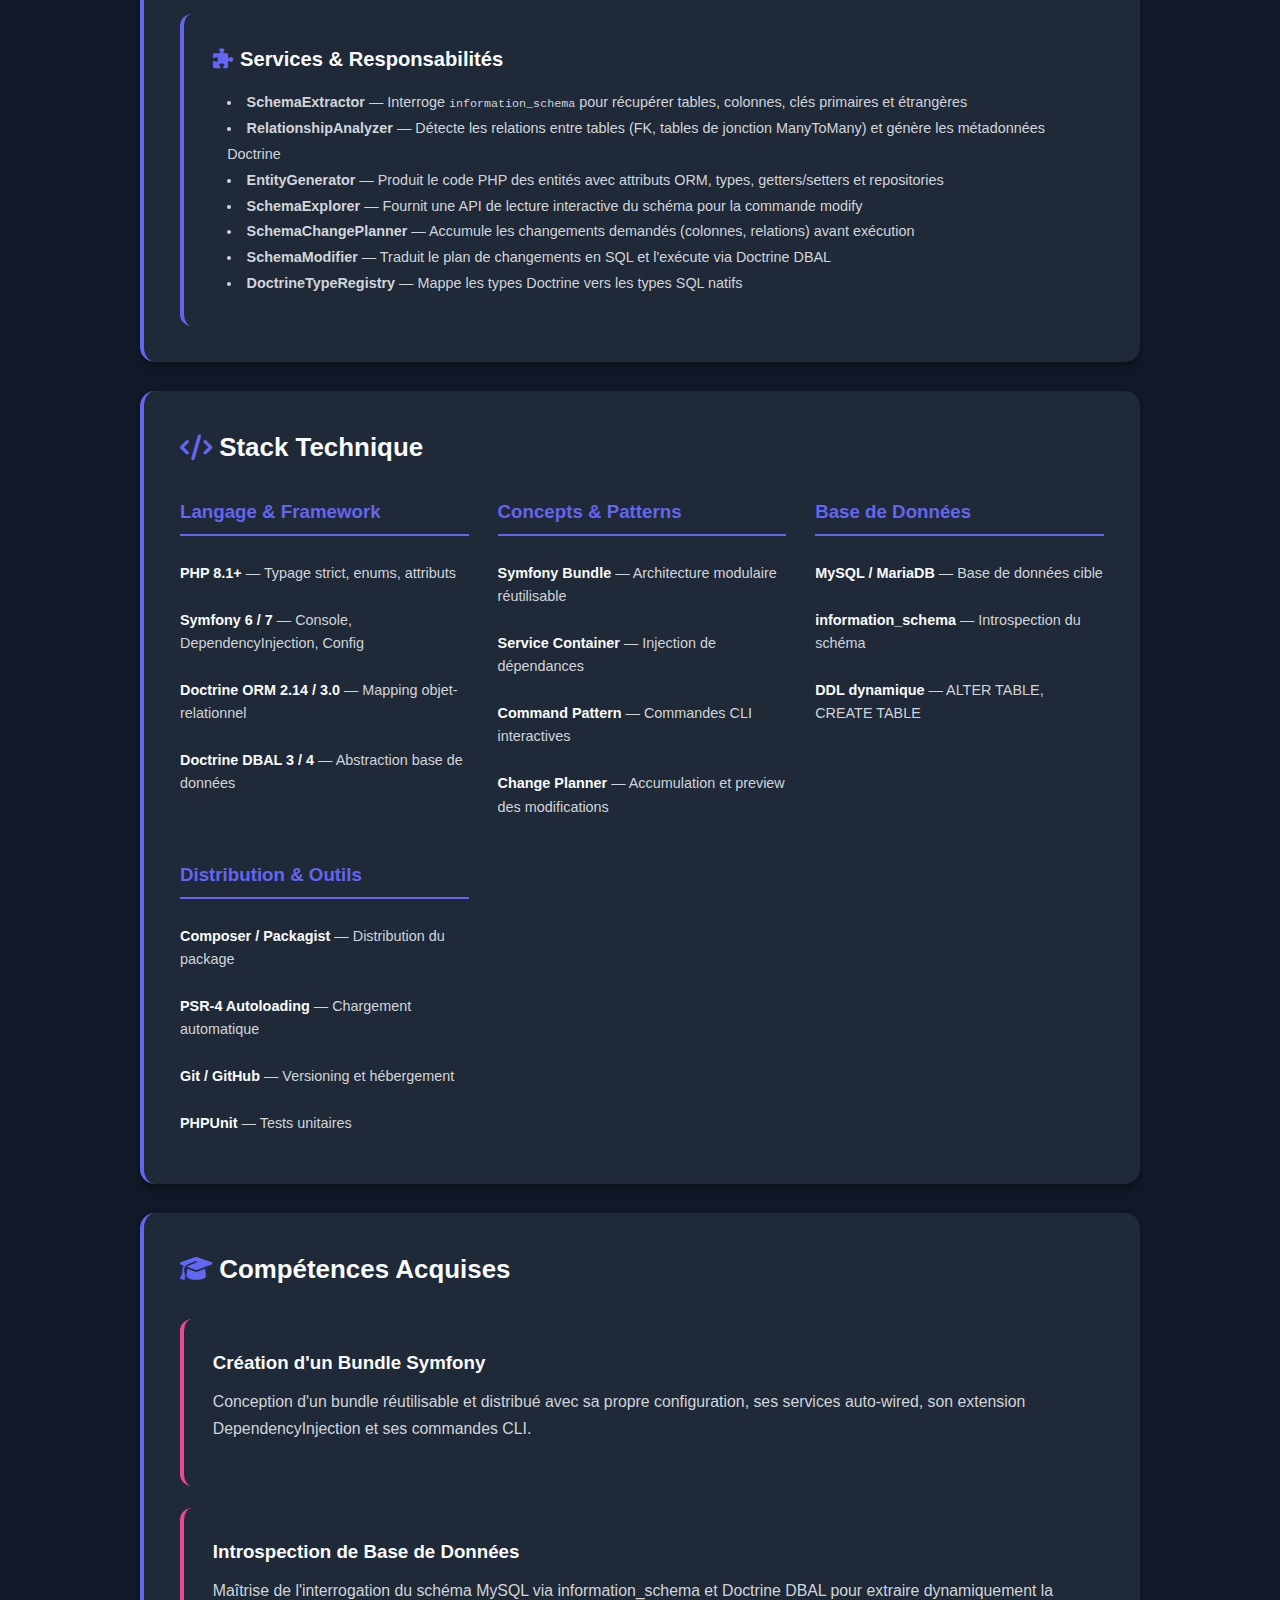
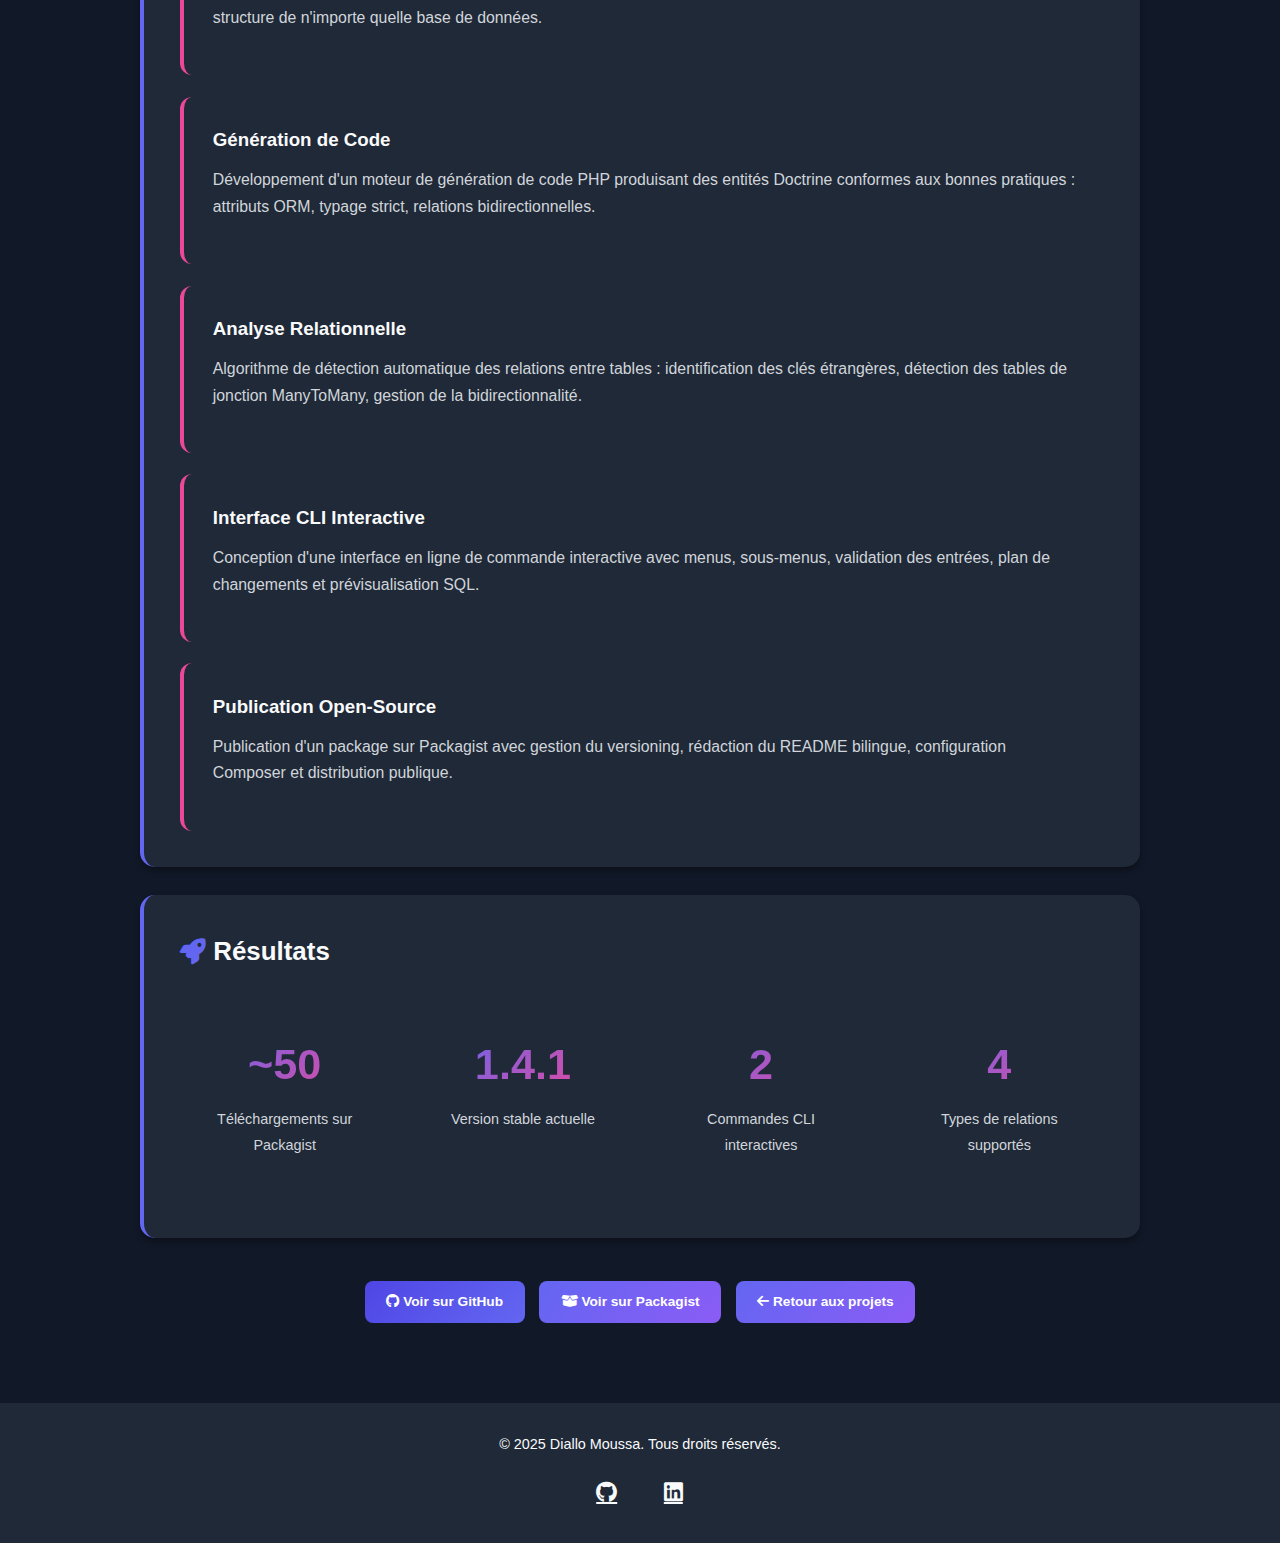
<file: projet-dbmapper.html>
<!DOCTYPE html>
<html lang="fr" data-theme="dark">
<head>
    <meta charset="UTF-8">
    <meta name="viewport" content="width=device-width, initial-scale=1.0, maximum-scale=5.0, user-scalable=yes">
    <title>Doctrine DB Mapper Bundle - Portfolio Diallo Moussa</title>
    <link rel="stylesheet" href="styles.css">
    <link rel="stylesheet" href="https://cdnjs.cloudflare.com/ajax/libs/font-awesome/6.4.0/css/all.min.css">
</head>
<body>
    <nav class="navbar" id="navbar">
        <div class="nav-container">
            <a href="index.html" class="logo">
                <h2>Moussa<span>.dev</span></h2>
            </a>
            <ul class="nav-menu" id="navMenu">
                <li><a href="index.html" class="nav-link">Retour</a></li>
                <li><a href="index.html#projets" class="nav-link">Autres Projets</a></li>
                <li><a href="index.html#contact" class="nav-link">Contact</a></li>
            </ul>
            <button class="theme-toggle" id="themeToggle">
                <i class="fas fa-sun"></i>
            </button>
            <div class="hamburger" id="hamburger">
                <span></span>
                <span></span>
                <span></span>
            </div>
        </div>
    </nav>

    <section class="project-detail">
        <div class="container">
            <div class="project-header">
                <div class="project-icon-large">
                    <i class="fas fa-cubes"></i>
                </div>
                <h1 class="project-title">Doctrine DB Mapper Bundle</h1>
                <p class="project-subtitle">Bundle Symfony open-source publié sur Packagist</p>

                <div class="project-tags">
                    <span><i class="fab fa-symfony"></i> Symfony Bundle</span>
                    <span><i class="fas fa-database"></i> Doctrine ORM</span>
                    <span><i class="fas fa-terminal"></i> CLI</span>
                    <span><i class="fab fa-php"></i> PHP 8.1+</span>
                    <span><i class="fas fa-box-open"></i> Packagist</span>
                </div>
            </div>

            <div class="project-content">
                <div class="content-section">
                    <h2><i class="fas fa-info-circle"></i> Présentation</h2>
                    <p>
                        <strong>Doctrine DB Mapper Bundle</strong> (v1.4.1) est un bundle Symfony open-source que j'ai conçu et publié sur 
                        <a href="https://packagist.org/packages/dimoussa/doctrine-db-mapper-bundle" target="_blank" style="color: var(--primary-color);">Packagist</a>.
                        Il permet de <strong>générer automatiquement des entités Doctrine</strong> à partir d'une base de données MySQL existante,
                        avec un support complet des relations (OneToMany, ManyToOne, ManyToMany, OneToOne).
                    </p>
                    <p>
                        Ce bundle est né directement de mon projet <strong>GestTravaux Pro</strong> : la base de données MySQL était déjà en place,
                        et générer manuellement toutes les entités Doctrine aurait coûté un temps précieux à l'équipe. J'ai développé ce bundle
                        pour automatiser entièrement ce processus — une fois le gain de temps prouvé sur notre projet, je l'ai publié sur Packagist
                        pour le partager à toute la communauté Symfony.
                    </p>
                    <p>
                        Installable en une seule commande : <code>composer require dimoussa/doctrine-db-mapper-bundle</code>
                    </p>
                </div>

                <div class="content-section">
                    <h2><i class="fas fa-star"></i> Fonctionnalités Principales</h2>
                    <div class="features-grid">
                        <div class="feature-item">
                            <i class="fas fa-magic"></i>
                            <h3>Génération Automatique</h3>
                            <p>Analyse le schéma MySQL et génère les entités Doctrine avec les types PHP corrects, les annotations ORM et les repositories associés</p>
                        </div>
                        <div class="feature-item">
                            <i class="fas fa-link"></i>
                            <h3>Détection des Relations</h3>
                            <p>Analyse automatique des clés étrangères pour générer les relations bidirectionnelles : OneToMany, ManyToOne, ManyToMany, OneToOne</p>
                        </div>
                        <div class="feature-item">
                            <i class="fas fa-terminal"></i>
                            <h3>Mode Interactif</h3>
                            <p>Interface CLI interactive pour modifier le schéma : ajouter des colonnes, gérer les relations, prévisualiser le SQL avant exécution</p>
                        </div>
                        <div class="feature-item">
                            <i class="fas fa-eye"></i>
                            <h3>Prévisualisation SQL</h3>
                            <p>Système de plan de changements avec prévisualisation SQL complète avant toute modification réelle de la base de données</p>
                        </div>
                        <div class="feature-item">
                            <i class="fas fa-cogs"></i>
                            <h3>Getters / Setters / Collections</h3>
                            <p>Génération automatique des getters, setters et méthodes add/remove pour les collections Doctrine</p>
                        </div>
                        <div class="feature-item">
                            <i class="fas fa-box-open"></i>
                            <h3>Package Packagist</h3>
                            <p>Distribué en tant que package Composer sur Packagist, installable et utilisable dans n'importe quel projet Symfony</p>
                        </div>
                    </div>
                </div>

                <div class="content-section">
                    <h2><i class="fas fa-rocket"></i> Commandes Disponibles</h2>

                    <div class="symfony-projects">
                        <div class="symfony-project-item">
                            <h3><i class="fas fa-file-code"></i> dbmapper:generate-entities</h3>
                            <p>Génère automatiquement toutes les entités Doctrine depuis la base de données :</p>
                            <pre style="background: var(--bg-secondary); padding: 0.8rem 1.2rem; border-radius: 8px; font-size: 0.88rem; margin-bottom: 1rem;">php bin/console dbmapper:generate-entities src/Entity</pre>
                            <ul>
                                <li>Analyse complète du schéma (tables, colonnes, types, contraintes)</li>
                                <li>Détection automatique des clés primaires et étrangères</li>
                                <li>Détection intelligente de l'<code>AUTO_INCREMENT</code> pour les PK</li>
                                <li>Détection des tables de jonction ManyToMany et ordre correct des PK composites</li>
                                <li>Génération des relations bidirectionnelles entre entités</li>
                                <li>Création des repositories avec méthodes de base</li>
                                <li>Synchronisation automatique de la base après génération</li>
                                <li>Option <code>--table=users</code> pour cibler une table spécifique</li>
                                <li>Option <code>--schema-preview</code> pour prévisualiser le SQL avant génération</li>
                            </ul>
                        </div>

                        <div class="symfony-project-item">
                            <h3><i class="fas fa-edit"></i> dbmapper:modify-entities</h3>
                            <p>Mode interactif pour modifier le schéma de la base de données :</p>
                            <ul>
                                <li>Lister et explorer les tables et leurs colonnes</li>
                                <li>Ajouter de nouvelles colonnes avec type Doctrine et nullable</li>
                                <li>Créer des relations (ManyToOne, OneToMany, ManyToMany, OneToOne)</li>
                                <li>Plan de changements avec récapitulatif avant exécution</li>
                                <li>Prévisualisation du SQL généré avant application</li>
                                <li>Application sécurisée avec confirmation</li>
                            </ul>
                        </div>
                    </div>
                </div>

                <div class="content-section">
                    <h2><i class="fas fa-laptop-code"></i> Exemple de Sortie</h2>

                    <div class="symfony-projects">
                        <div class="symfony-project-item">
                            <h3><i class="fas fa-play"></i> Génération des entités</h3>
                            <pre style="background: var(--bg-secondary); padding: 1.2rem; border-radius: 10px; overflow-x: auto; font-size: 0.9rem; line-height: 1.6;">
📊 Analyse du schéma de la base de données...
🔗 Analyse des relations entre tables...
  → Tables d'association ManyToMany détectées: user_roles, post_tags
⚙️  Génération des entités et repositories...
⏭️  Table système ignorée: messenger_messages (configurée dans ignored_tables)
⏭️  Table d'association ignorée: user_roles (gérée comme ManyToMany)
✅ User.php généré [2 OneToMany] [1 ManyToMany]
✅ Post.php généré [1 OneToMany] [1 ManyToMany]
✅ Comment.php généré
🧹 Nettoyage du cache Symfony...
✅ Cache Symfony nettoyé avec succès.
🔄 Synchronisation de la base de données avec le mapping généré...
✅ Base de données synchronisée avec le mapping Doctrine.
✨ Génération terminée avec succès !</pre>
                        </div>

                        <div class="symfony-project-item">
                            <h3><i class="fas fa-terminal"></i> Mode interactif</h3>
                            <pre style="background: var(--bg-secondary); padding: 1.2rem; border-radius: 10px; overflow-x: auto; font-size: 0.9rem; line-height: 1.6;">
[DbMapper] Mode interactif de modification du schéma

Que veux-tu faire ?
  [0] Lister les tables
  [1] Choisir une table à modifier
  [2] Afficher le plan des changements en cours
  [3] Prévisualiser le SQL qui sera exécuté
  [4] Appliquer les changements dans la base de données
  [5] Quitter
 > 1

Table sélectionnée : users
  [0] Voir les attributs (colonnes)
  [1] Ajouter un nouvel attribut
  [2] Gérer les relations
  [3] Revenir au menu principal
 > 1

Nom du nouvel attribut (colonne) : avatar
Type Doctrine : string
Nullable : oui

Récapitulatif de la nouvelle colonne :
 - Table : users
 - Nom   : avatar
 - Type  : string
 - NULL  : oui

Requêtes SQL qui seront exécutées :
  ALTER TABLE users ADD avatar VARCHAR(255) DEFAULT NULL;

✓ Tous les changements ont été appliqués avec succès !</pre>
                        </div>
                    </div>
                </div>

                <div class="content-section">
                    <h2><i class="fas fa-sitemap"></i> Architecture du Bundle</h2>

                    <div class="symfony-projects">
                        <div class="symfony-project-item">
                            <h3><i class="fas fa-folder-open"></i> Structure des fichiers</h3>
                            <pre style="background: var(--bg-secondary); padding: 1.2rem; border-radius: 10px; overflow-x: auto; font-size: 0.9rem; line-height: 1.6;">
doctrine-db-mapper-bundle/
├── Command/
│   ├── GenerateEntitiesCommand.php    # Commande de génération
│   └── ModifyEntitiesCommand.php      # Commande interactive
├── Service/
│   ├── SchemaExtractor.php            # Extraction du schéma MySQL
│   ├── EntityGenerator.php            # Génération des entités PHP
│   ├── RelationshipAnalyzer.php       # Analyse des relations
│   ├── SchemaExplorer.php             # Exploration interactive
│   ├── SchemaModifier.php             # Modification du schéma
│   ├── SchemaChangePlanner.php        # Plan de changements
│   └── DoctrineTypeRegistry.php       # Registre des types Doctrine
├── DependencyInjection/
│   ├── DbMapperExtension.php          # Extension Symfony
│   └── Configuration.php              # Configuration du bundle
├── Exception/
│   ├── DbMapperException.php          # Exception de base
│   ├── EntityGenerationException.php  # Erreurs de génération
│   └── SchemaExtractionException.php  # Erreurs d'extraction
├── Resources/config/services.yaml     # Déclaration des services
├── DbMapperBundle.php                 # Classe principale du bundle
└── composer.json                      # Métadonnées Packagist</pre>
                        </div>

                        <div class="symfony-project-item">
                            <h3><i class="fas fa-puzzle-piece"></i> Services & Responsabilités</h3>
                            <ul>
                                <li><strong>SchemaExtractor</strong> — Interroge <code>information_schema</code> pour récupérer tables, colonnes, clés primaires et étrangères</li>
                                <li><strong>RelationshipAnalyzer</strong> — Détecte les relations entre tables (FK, tables de jonction ManyToMany) et génère les métadonnées Doctrine</li>
                                <li><strong>EntityGenerator</strong> — Produit le code PHP des entités avec attributs ORM, types, getters/setters et repositories</li>
                                <li><strong>SchemaExplorer</strong> — Fournit une API de lecture interactive du schéma pour la commande modify</li>
                                <li><strong>SchemaChangePlanner</strong> — Accumule les changements demandés (colonnes, relations) avant exécution</li>
                                <li><strong>SchemaModifier</strong> — Traduit le plan de changements en SQL et l'exécute via Doctrine DBAL</li>
                                <li><strong>DoctrineTypeRegistry</strong> — Mappe les types Doctrine vers les types SQL natifs</li>
                            </ul>
                        </div>
                    </div>
                </div>

                <div class="content-section">
                    <h2><i class="fas fa-code"></i> Stack Technique</h2>
                    <div class="tech-stack">
                        <div class="tech-category">
                            <h3>Langage & Framework</h3>
                            <ul>
                                <li><strong>PHP 8.1+</strong> — Typage strict, enums, attributs</li>
                                <li><strong>Symfony 6 / 7</strong> — Console, DependencyInjection, Config</li>
                                <li><strong>Doctrine ORM 2.14 / 3.0</strong> — Mapping objet-relationnel</li>
                                <li><strong>Doctrine DBAL 3 / 4</strong> — Abstraction base de données</li>
                            </ul>
                        </div>
                        <div class="tech-category">
                            <h3>Concepts & Patterns</h3>
                            <ul>
                                <li><strong>Symfony Bundle</strong> — Architecture modulaire réutilisable</li>
                                <li><strong>Service Container</strong> — Injection de dépendances</li>
                                <li><strong>Command Pattern</strong> — Commandes CLI interactives</li>
                                <li><strong>Change Planner</strong> — Accumulation et preview des modifications</li>
                            </ul>
                        </div>
                        <div class="tech-category">
                            <h3>Base de Données</h3>
                            <ul>
                                <li><strong>MySQL / MariaDB</strong> — Base de données cible</li>
                                <li><strong>information_schema</strong> — Introspection du schéma</li>
                                <li><strong>DDL dynamique</strong> — ALTER TABLE, CREATE TABLE</li>
                            </ul>
                        </div>
                        <div class="tech-category">
                            <h3>Distribution & Outils</h3>
                            <ul>
                                <li><strong>Composer / Packagist</strong> — Distribution du package</li>
                                <li><strong>PSR-4 Autoloading</strong> — Chargement automatique</li>
                                <li><strong>Git / GitHub</strong> — Versioning et hébergement</li>
                                <li><strong>PHPUnit</strong> — Tests unitaires</li>
                            </ul>
                        </div>
                    </div>
                </div>

                <div class="content-section">
                    <h2><i class="fas fa-graduation-cap"></i> Compétences Acquises</h2>
                    <div class="challenges">
                        <div class="challenge-item">
                            <h3>Création d'un Bundle Symfony</h3>
                            <p>Conception d'un bundle réutilisable et distribué avec sa propre configuration, ses services auto-wired, son extension DependencyInjection et ses commandes CLI.</p>
                        </div>
                        <div class="challenge-item">
                            <h3>Introspection de Base de Données</h3>
                            <p>Maîtrise de l'interrogation du schéma MySQL via information_schema et Doctrine DBAL pour extraire dynamiquement la structure de n'importe quelle base de données.</p>
                        </div>
                        <div class="challenge-item">
                            <h3>Génération de Code</h3>
                            <p>Développement d'un moteur de génération de code PHP produisant des entités Doctrine conformes aux bonnes pratiques : attributs ORM, typage strict, relations bidirectionnelles.</p>
                        </div>
                        <div class="challenge-item">
                            <h3>Analyse Relationnelle</h3>
                            <p>Algorithme de détection automatique des relations entre tables : identification des clés étrangères, détection des tables de jonction ManyToMany, gestion de la bidirectionnalité.</p>
                        </div>
                        <div class="challenge-item">
                            <h3>Interface CLI Interactive</h3>
                            <p>Conception d'une interface en ligne de commande interactive avec menus, sous-menus, validation des entrées, plan de changements et prévisualisation SQL.</p>
                        </div>
                        <div class="challenge-item">
                            <h3>Publication Open-Source</h3>
                            <p>Publication d'un package sur Packagist avec gestion du versioning, rédaction du README bilingue, configuration Composer et distribution publique.</p>
                        </div>
                    </div>
                </div>

                <div class="content-section">
                    <h2><i class="fas fa-rocket"></i> Résultats</h2>
                    <div class="results-grid">
                        <div class="result-item">
                            <div class="result-number" id="packagist-downloads">...</div>
                            <p>Téléchargements sur Packagist</p>
                        </div>
                        <div class="result-item">
                            <div class="result-number" id="packagist-version">...</div>
                            <p>Version stable actuelle</p>
                        </div>
                        <div class="result-item">
                            <div class="result-number">2</div>
                            <p>Commandes CLI interactives</p>
                        </div>
                        <div class="result-item">
                            <div class="result-number">4</div>
                            <p>Types de relations supportés</p>
                        </div>
                    </div>
                </div>

                <div class="project-actions">
                    <a href="https://github.com/DImoussa/doctrine-db-mapper-bundle" target="_blank" class="btn btn-primary">
                        <i class="fab fa-github"></i> Voir sur GitHub
                    </a>
                    <a href="https://packagist.org/packages/dimoussa/doctrine-db-mapper-bundle" target="_blank" class="btn btn-secondary">
                        <i class="fas fa-box-open"></i> Voir sur Packagist
                    </a>
                    <a href="index.html#projets" class="btn btn-secondary">
                        <i class="fas fa-arrow-left"></i> Retour aux projets
                    </a>
                </div>
            </div>
        </div>
    </section>

    <footer class="footer">
        <div class="container">
            <p>&copy; 2025 Diallo Moussa. Tous droits réservés.</p>
            <div class="footer-links">
                <a href="https://github.com/DImoussa" target="_blank"><i class="fab fa-github"></i></a>
                <a href="https://www.linkedin.com/in/moussa-diallo-a99706236/" target="_blank"><i class="fab fa-linkedin"></i></a>
            </div>
        </div>
    </footer>

    <button id="backToTop" class="back-to-top" title="Retour en haut">
        <i class="fas fa-arrow-up"></i>
    </button>

    <script src="script.js"></script>
    <script>
        fetch('https://packagist.org/packages/dimoussa/doctrine-db-mapper-bundle.json')
            .then(r => r.json())
            .then(data => {
                const pkg = data.package;
                const total = pkg.downloads.total;
                document.getElementById('packagist-downloads').textContent =
                    total >= 1000 ? (total / 1000).toFixed(1) + 'k' : total;
                const versions = Object.keys(pkg.versions)
                    .filter(v => /^v?\d+\.\d+\.\d+$/.test(v))
                    .sort((a, b) => {
                        const pa = a.replace(/^v/, '').split('.').map(Number);
                        const pb = b.replace(/^v/, '').split('.').map(Number);
                        for (let i = 0; i < 3; i++) if (pa[i] !== pb[i]) return pb[i] - pa[i];
                        return 0;
                    });
                if (versions.length > 0) {
                    document.getElementById('packagist-version').textContent = versions[0].replace(/^v/, '');
                }
            })
            .catch(() => {
                document.getElementById('packagist-downloads').textContent = '~50';
                document.getElementById('packagist-version').textContent = '1.4.1';
            });
    </script>
</body>
</html>
</file>
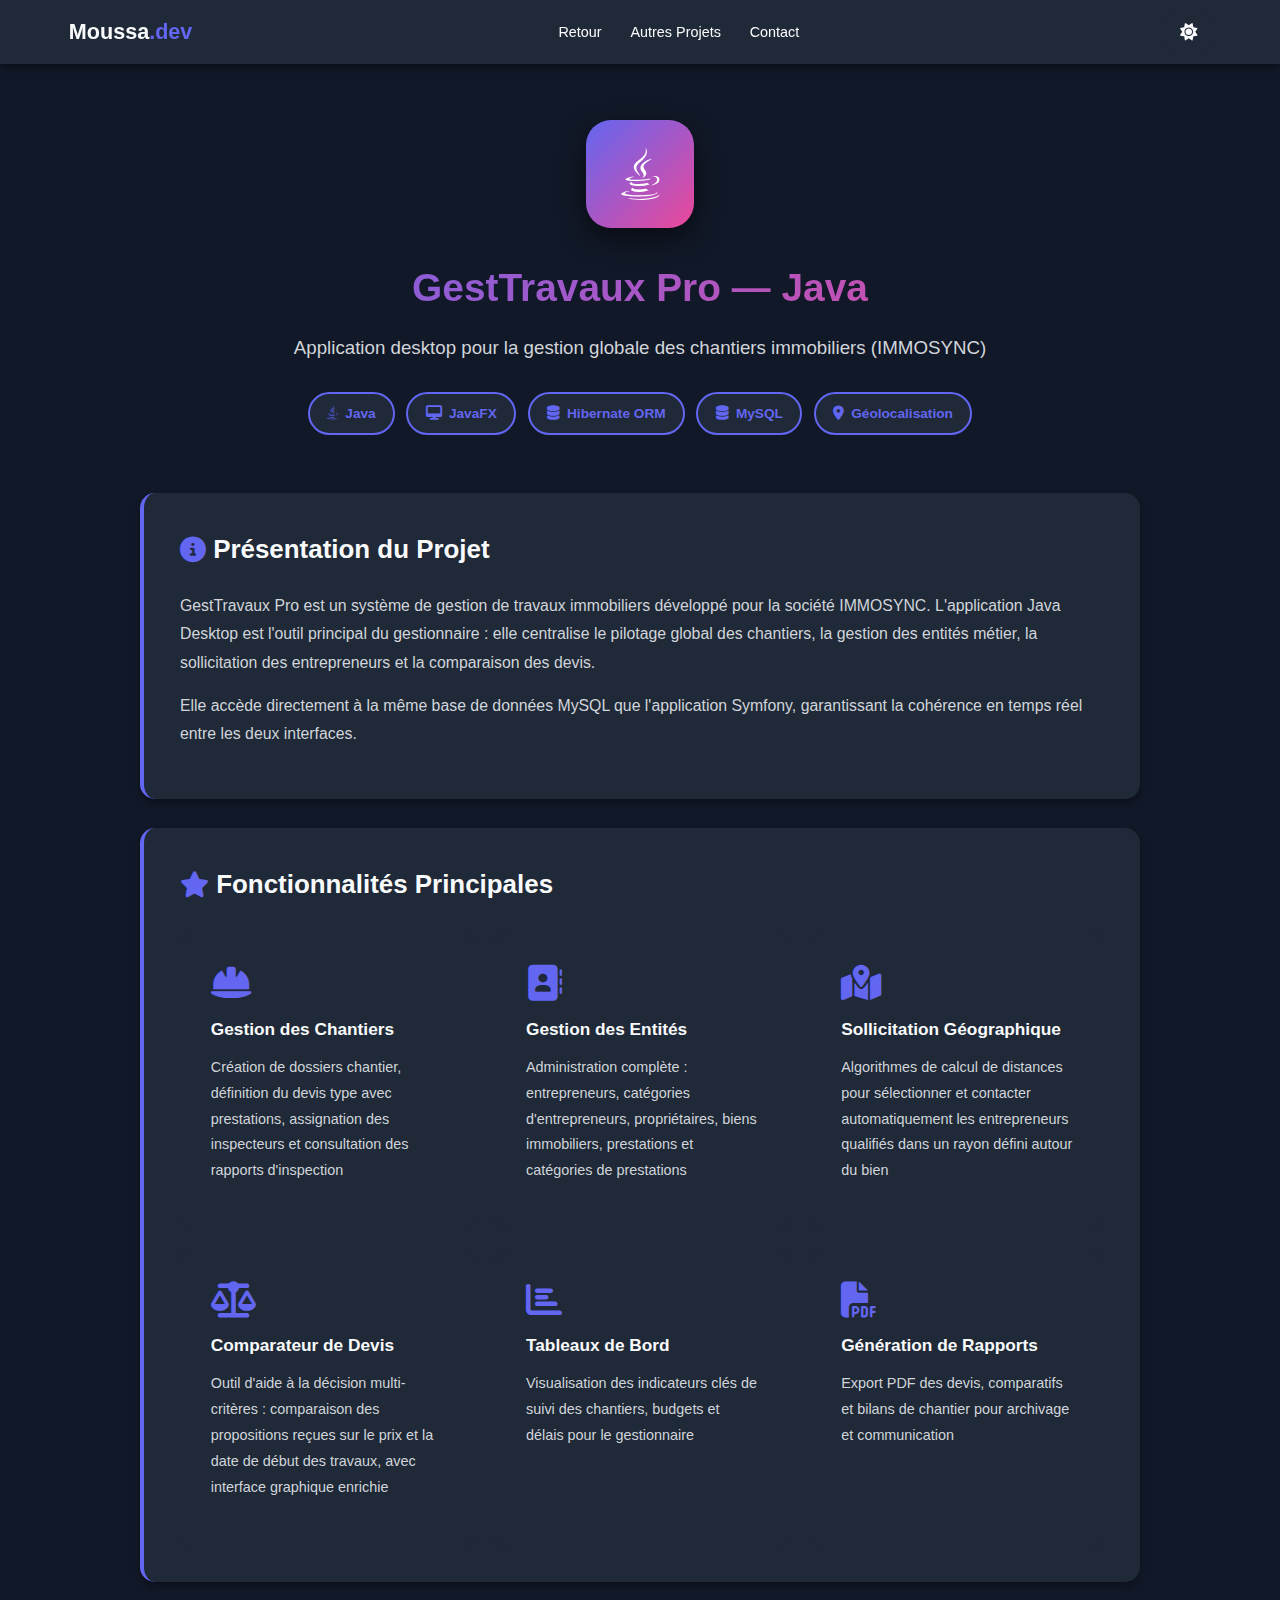
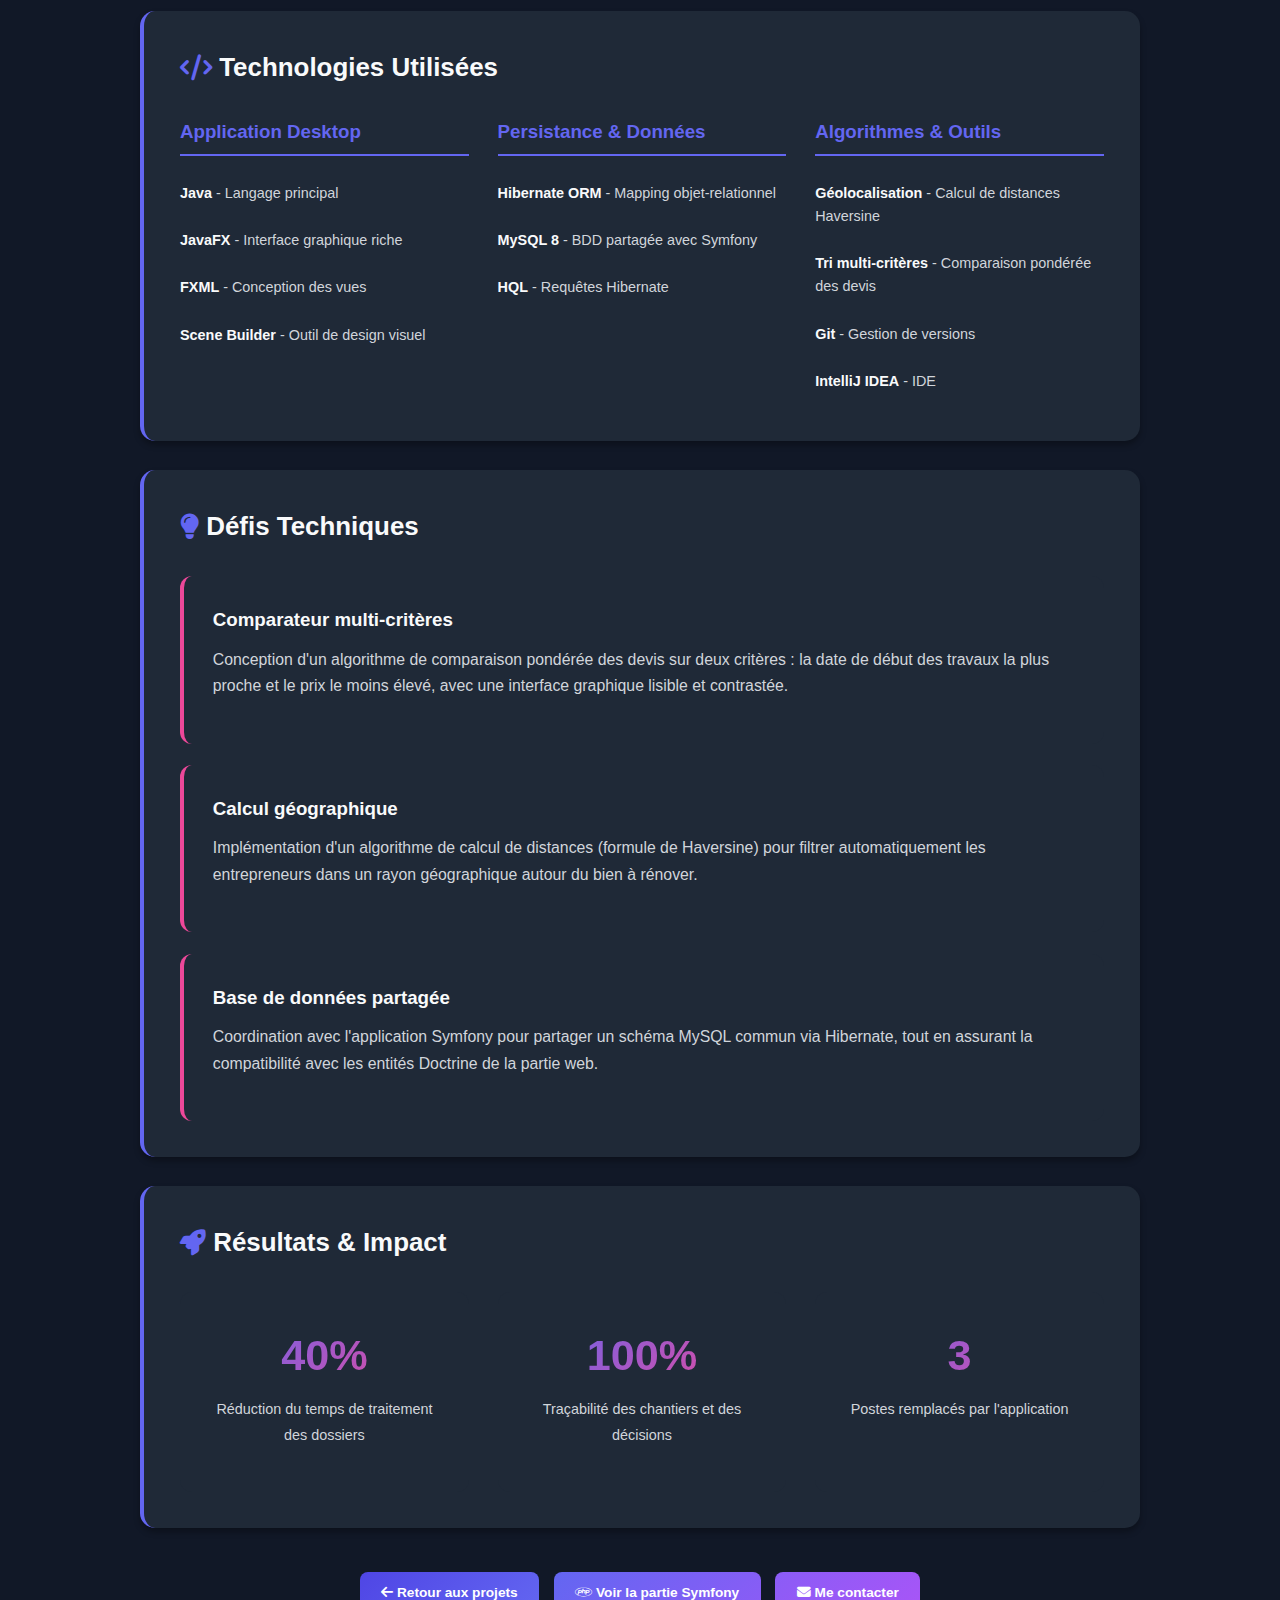
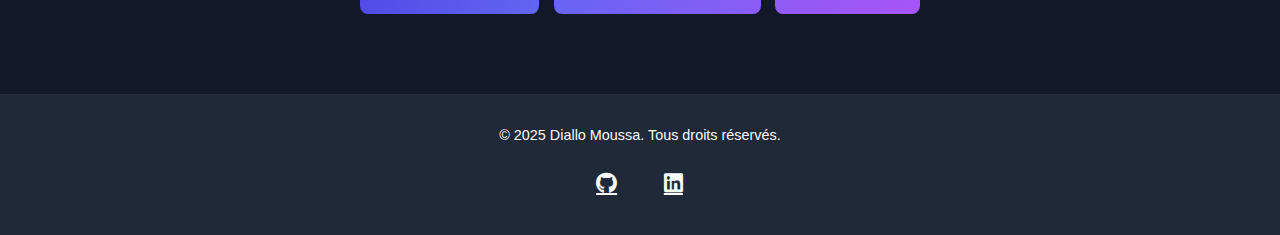
<file: projet-gesttravaux-java.html>
<!DOCTYPE html>
<html lang="fr" data-theme="dark">
<head>
    <meta charset="UTF-8">
    <meta name="viewport" content="width=device-width, initial-scale=1.0, maximum-scale=5.0, user-scalable=yes">
    <title>GestTravaux Pro Java - Portfolio Diallo Moussa</title>
    <link rel="stylesheet" href="styles.css">
    <link rel="stylesheet" href="https://cdnjs.cloudflare.com/ajax/libs/font-awesome/6.4.0/css/all.min.css">
</head>
<body>

    <nav class="navbar" id="navbar">
        <div class="nav-container">
            <a href="index.html" class="logo">
                <h2>Moussa<span>.dev</span></h2>
            </a>
            <ul class="nav-menu" id="navMenu">
                <li><a href="index.html" class="nav-link">Retour</a></li>
                <li><a href="index.html#projets" class="nav-link">Autres Projets</a></li>
                <li><a href="index.html#contact" class="nav-link">Contact</a></li>
            </ul>
            <button class="theme-toggle" id="themeToggle">
                <i class="fas fa-sun"></i>
            </button>
            <div class="hamburger" id="hamburger">
                <span></span>
                <span></span>
                <span></span>
            </div>
        </div>
    </nav>

    <section class="project-detail">
        <div class="container">
            <div class="project-header">
                <div class="project-icon-large">
                    <i class="fab fa-java"></i>
                </div>
                <h1 class="project-title">GestTravaux Pro — Java</h1>
                <p class="project-subtitle">Application desktop pour la gestion globale des chantiers immobiliers (IMMOSYNC)</p>

                <div class="project-tags">
                    <span><i class="fab fa-java"></i> Java</span>
                    <span><i class="fas fa-desktop"></i> JavaFX</span>
                    <span><i class="fas fa-database"></i> Hibernate ORM</span>
                    <span><i class="fas fa-database"></i> MySQL</span>
                    <span><i class="fas fa-map-marker-alt"></i> Géolocalisation</span>
                </div>
            </div>

            <div class="project-content">
                <div class="content-section">
                    <h2><i class="fas fa-info-circle"></i> Présentation du Projet</h2>
                    <p>GestTravaux Pro est un système de gestion de travaux immobiliers développé pour la société IMMOSYNC. L'application Java Desktop est l'outil principal du gestionnaire : elle centralise le pilotage global des chantiers, la gestion des entités métier, la sollicitation des entrepreneurs et la comparaison des devis.</p>
                    <p>Elle accède directement à la même base de données MySQL que l'application Symfony, garantissant la cohérence en temps réel entre les deux interfaces.</p>
                </div>

                <div class="content-section">
                    <h2><i class="fas fa-star"></i> Fonctionnalités Principales</h2>
                    <div class="features-grid">
                        <div class="feature-item">
                            <i class="fas fa-hard-hat"></i>
                            <h3>Gestion des Chantiers</h3>
                            <p>Création de dossiers chantier, définition du devis type avec prestations, assignation des inspecteurs et consultation des rapports d'inspection</p>
                        </div>
                        <div class="feature-item">
                            <i class="fas fa-address-book"></i>
                            <h3>Gestion des Entités</h3>
                            <p>Administration complète : entrepreneurs, catégories d'entrepreneurs, propriétaires, biens immobiliers, prestations et catégories de prestations</p>
                        </div>
                        <div class="feature-item">
                            <i class="fas fa-map-marked-alt"></i>
                            <h3>Sollicitation Géographique</h3>
                            <p>Algorithmes de calcul de distances pour sélectionner et contacter automatiquement les entrepreneurs qualifiés dans un rayon défini autour du bien</p>
                        </div>
                        <div class="feature-item">
                            <i class="fas fa-balance-scale"></i>
                            <h3>Comparateur de Devis</h3>
                            <p>Outil d'aide à la décision multi-critères : comparaison des propositions reçues sur le prix et la date de début des travaux, avec interface graphique enrichie</p>
                        </div>
                        <div class="feature-item">
                            <i class="fas fa-chart-bar"></i>
                            <h3>Tableaux de Bord</h3>
                            <p>Visualisation des indicateurs clés de suivi des chantiers, budgets et délais pour le gestionnaire</p>
                        </div>
                        <div class="feature-item">
                            <i class="fas fa-file-pdf"></i>
                            <h3>Génération de Rapports</h3>
                            <p>Export PDF des devis, comparatifs et bilans de chantier pour archivage et communication</p>
                        </div>
                    </div>
                </div>

                <div class="content-section">
                    <h2><i class="fas fa-code"></i> Technologies Utilisées</h2>
                    <div class="tech-stack">
                        <div class="tech-category">
                            <h3>Application Desktop</h3>
                            <ul>
                                <li><strong>Java</strong> - Langage principal</li>
                                <li><strong>JavaFX</strong> - Interface graphique riche</li>
                                <li><strong>FXML</strong> - Conception des vues</li>
                                <li><strong>Scene Builder</strong> - Outil de design visuel</li>
                            </ul>
                        </div>
                        <div class="tech-category">
                            <h3>Persistance & Données</h3>
                            <ul>
                                <li><strong>Hibernate ORM</strong> - Mapping objet-relationnel</li>
                                <li><strong>MySQL 8</strong> - BDD partagée avec Symfony</li>
                                <li><strong>HQL</strong> - Requêtes Hibernate</li>
                            </ul>
                        </div>
                        <div class="tech-category">
                            <h3>Algorithmes & Outils</h3>
                            <ul>
                                <li><strong>Géolocalisation</strong> - Calcul de distances Haversine</li>
                                <li><strong>Tri multi-critères</strong> - Comparaison pondérée des devis</li>
                                <li><strong>Git</strong> - Gestion de versions</li>
                                <li><strong>IntelliJ IDEA</strong> - IDE</li>
                            </ul>
                        </div>
                    </div>
                </div>

                <div class="content-section">
                    <h2><i class="fas fa-lightbulb"></i> Défis Techniques</h2>
                    <div class="challenges">
                        <div class="challenge-item">
                            <h3>Comparateur multi-critères</h3>
                            <p>Conception d'un algorithme de comparaison pondérée des devis sur deux critères : la date de début des travaux la plus proche et le prix le moins élevé, avec une interface graphique lisible et contrastée.</p>
                        </div>
                        <div class="challenge-item">
                            <h3>Calcul géographique</h3>
                            <p>Implémentation d'un algorithme de calcul de distances (formule de Haversine) pour filtrer automatiquement les entrepreneurs dans un rayon géographique autour du bien à rénover.</p>
                        </div>
                        <div class="challenge-item">
                            <h3>Base de données partagée</h3>
                            <p>Coordination avec l'application Symfony pour partager un schéma MySQL commun via Hibernate, tout en assurant la compatibilité avec les entités Doctrine de la partie web.</p>
                        </div>
                    </div>
                </div>

                <div class="content-section">
                    <h2><i class="fas fa-rocket"></i> Résultats & Impact</h2>
                    <div class="results-grid">
                        <div class="result-item">
                            <div class="result-number">40%</div>
                            <p>Réduction du temps de traitement des dossiers</p>
                        </div>
                        <div class="result-item">
                            <div class="result-number">100%</div>
                            <p>Traçabilité des chantiers et des décisions</p>
                        </div>
                        <div class="result-item">
                            <div class="result-number">3</div>
                            <p>Postes remplacés par l'application</p>
                        </div>
                    </div>
                </div>

                <div class="project-actions">
                    <a href="index.html#projets" class="btn btn-primary">
                        <i class="fas fa-arrow-left"></i> Retour aux projets
                    </a>
                    <a href="projet-gesttravaux.html" class="btn btn-secondary">
                        <i class="fab fa-php"></i> Voir la partie Symfony
                    </a>
                    <a href="index.html#contact" class="btn btn-cv">
                        <i class="fas fa-envelope"></i> Me contacter
                    </a>
                </div>
            </div>
        </div>
    </section>

    <footer class="footer">
        <div class="container">
            <p>&copy; 2025 Diallo Moussa. Tous droits réservés.</p>
            <div class="footer-links">
                <a href="https://github.com/DImoussa" target="_blank"><i class="fab fa-github"></i></a>
                <a href="https://www.linkedin.com/in/moussa-diallo-a99706236/" target="_blank"><i class="fab fa-linkedin"></i></a>
            </div>
        </div>
    </footer>

    <button id="backToTop" class="back-to-top" title="Retour en haut">
        <i class="fas fa-arrow-up"></i>
    </button>

    <script src="script.js"></script>
</body>
</html>
</file>
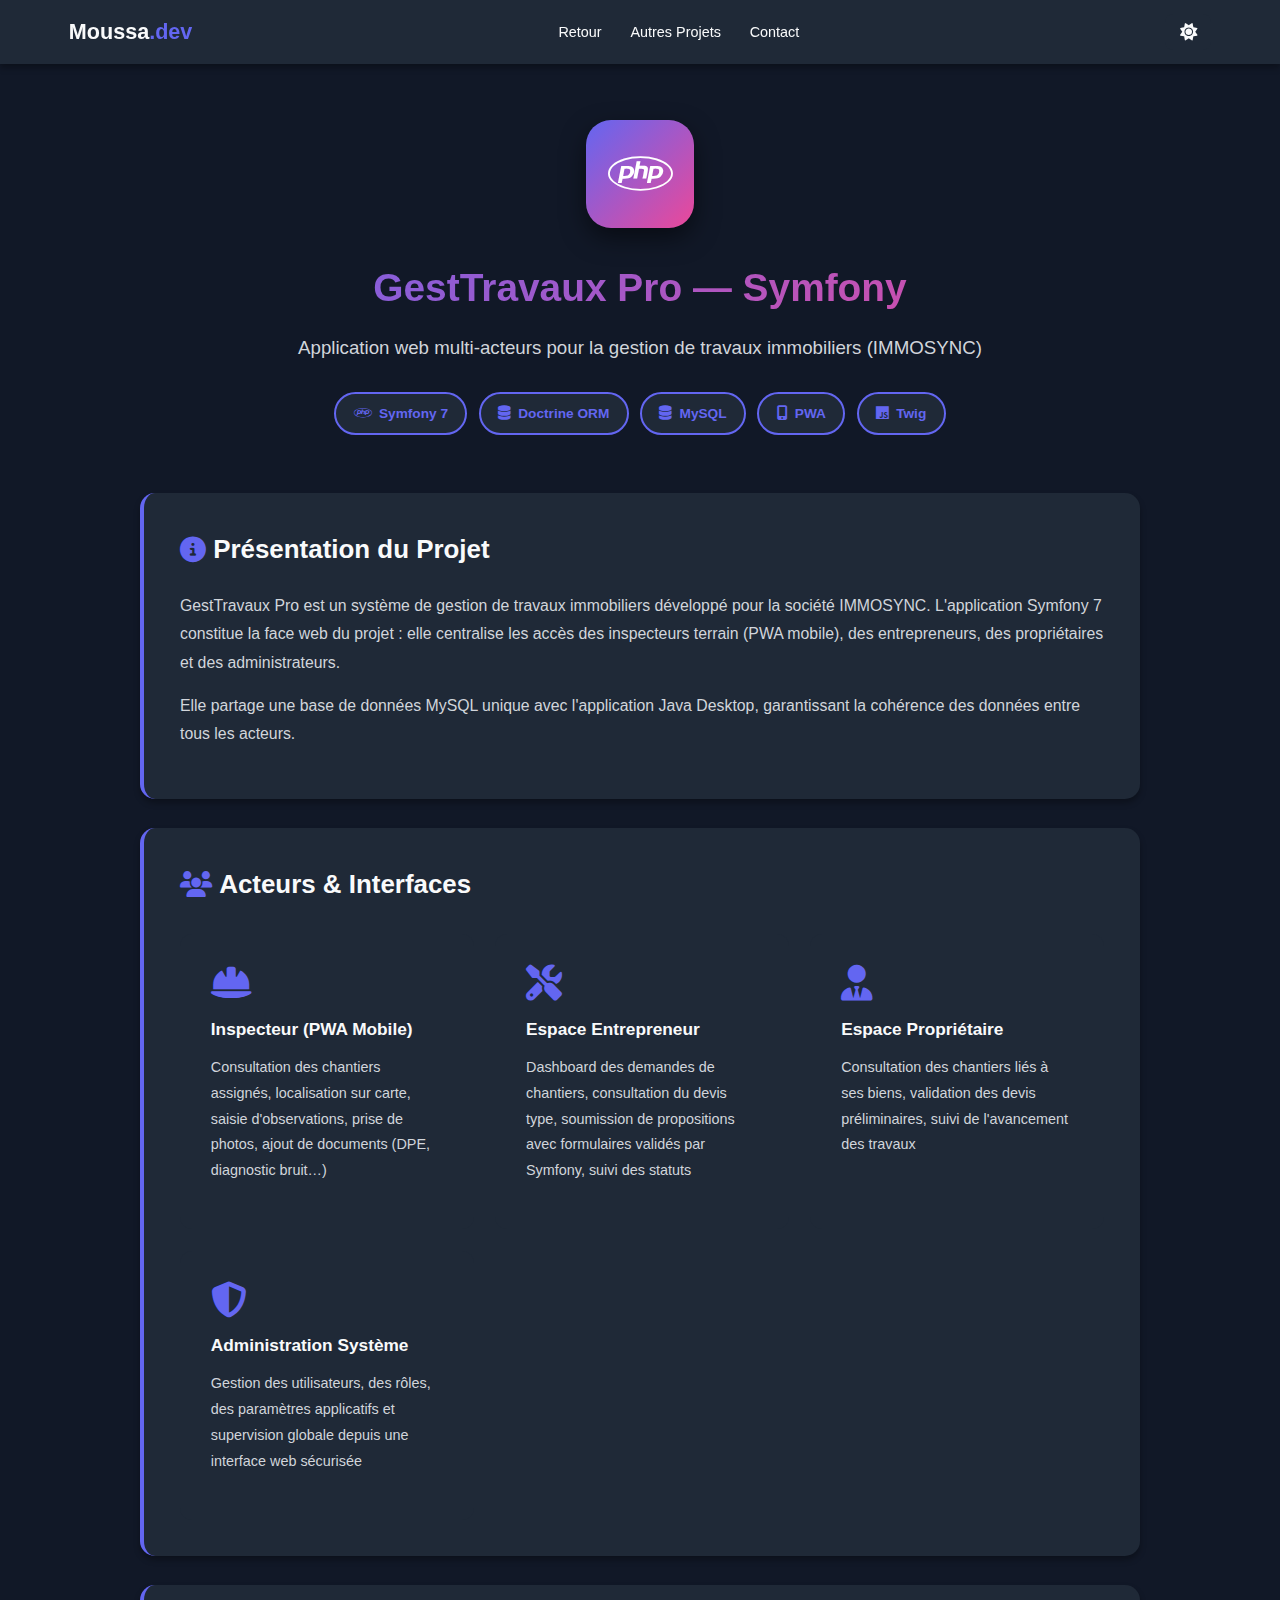
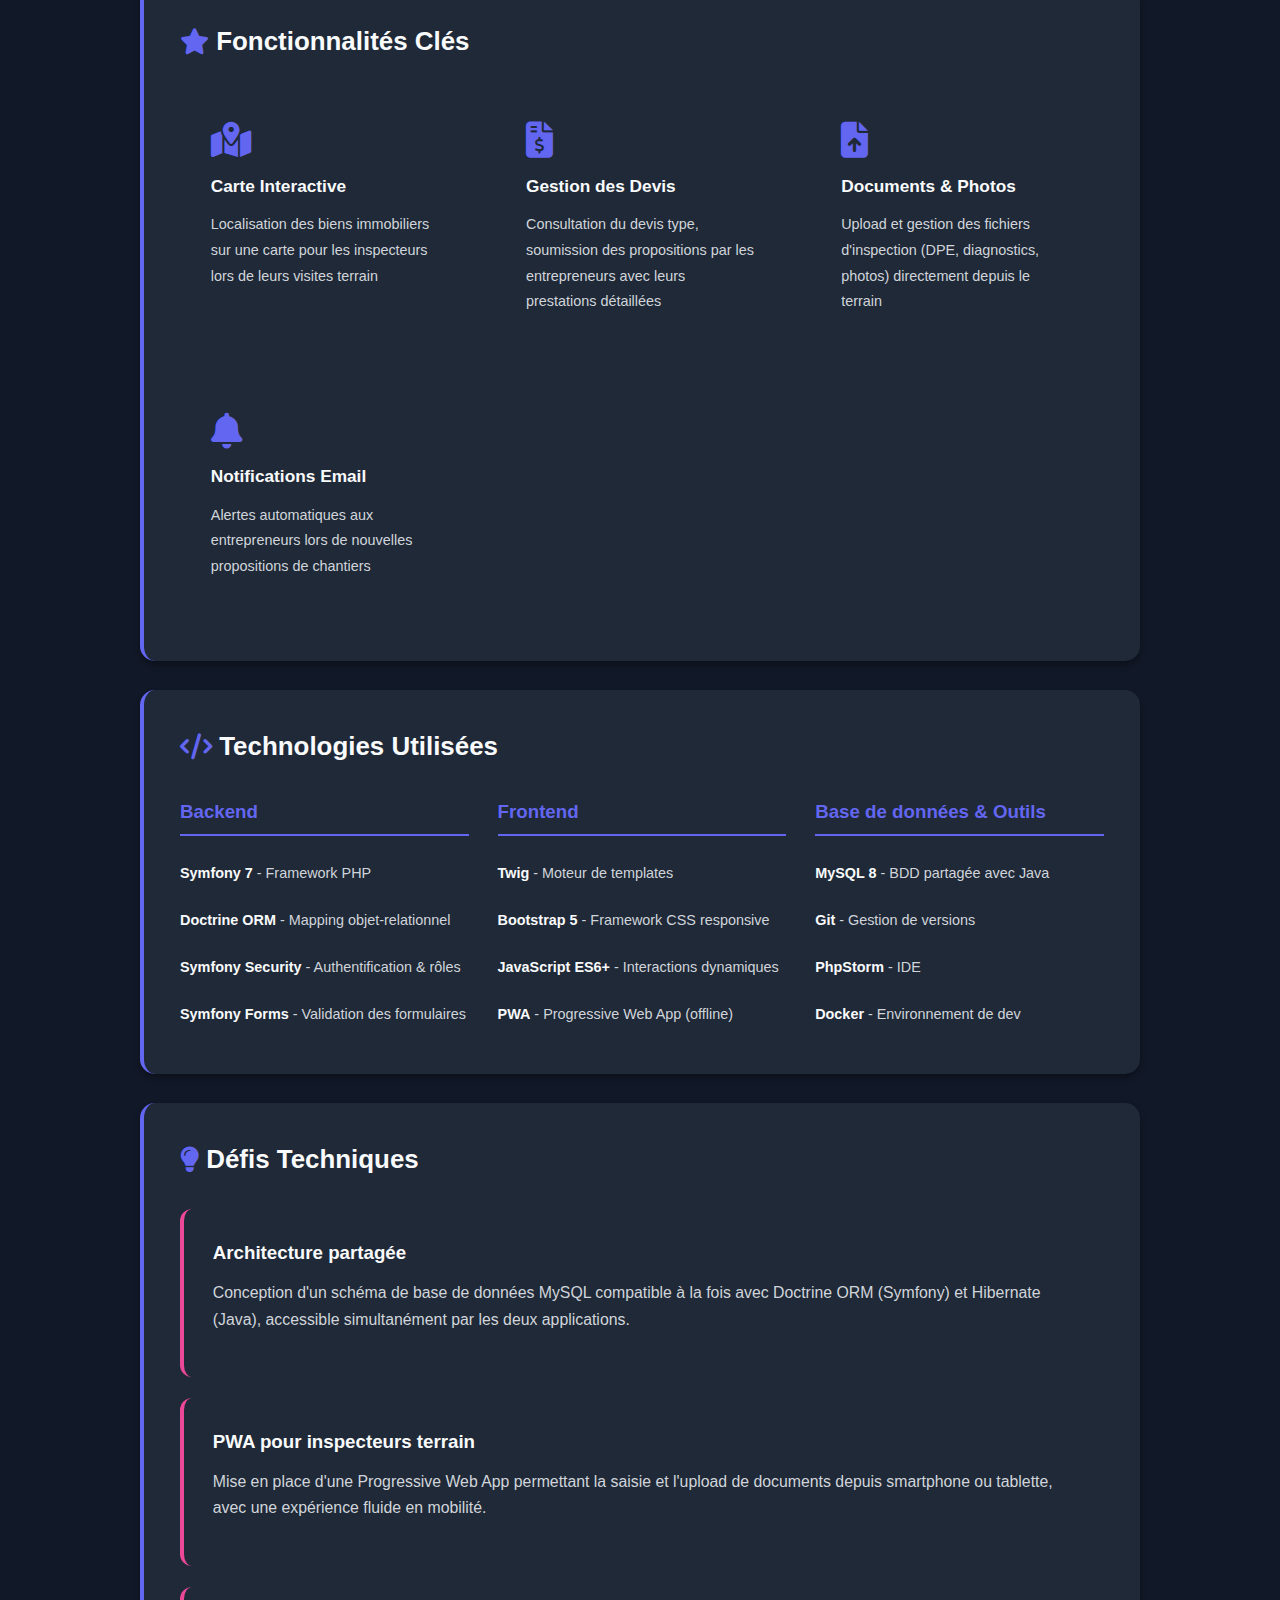
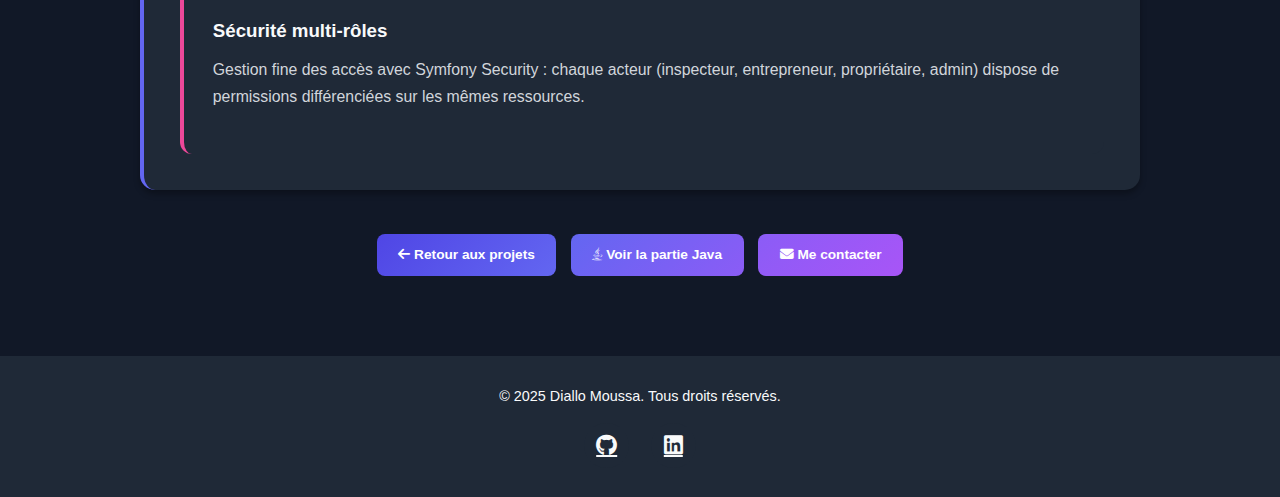
<file: projet-gesttravaux.html>
<!DOCTYPE html>
<html lang="fr" data-theme="dark">
<head>
    <meta charset="UTF-8">
    <meta name="viewport" content="width=device-width, initial-scale=1.0, maximum-scale=5.0, user-scalable=yes">
    <title>GestTravaux Pro - Portfolio Diallo Moussa</title>
    <link rel="stylesheet" href="styles.css">
    <link rel="stylesheet" href="https://cdnjs.cloudflare.com/ajax/libs/font-awesome/6.4.0/css/all.min.css">
</head>
<body>

    <nav class="navbar" id="navbar">
        <div class="nav-container">
            <a href="index.html" class="logo">
                <h2>Moussa<span>.dev</span></h2>
            </a>
            <ul class="nav-menu" id="navMenu">
                <li><a href="index.html" class="nav-link">Retour</a></li>
                <li><a href="index.html#projets" class="nav-link">Autres Projets</a></li>
                <li><a href="index.html#contact" class="nav-link">Contact</a></li>
            </ul>
            <button class="theme-toggle" id="themeToggle">
                <i class="fas fa-sun"></i>
            </button>
            <div class="hamburger" id="hamburger">
                <span></span>
                <span></span>
                <span></span>
            </div>
        </div>
    </nav>

    <section class="project-detail">
        <div class="container">
            <div class="project-header">
                <div class="project-icon-large">
                    <i class="fab fa-php"></i>
                </div>
                <h1 class="project-title">GestTravaux Pro — Symfony</h1>
                <p class="project-subtitle">Application web multi-acteurs pour la gestion de travaux immobiliers (IMMOSYNC)</p>

                <div class="project-tags">
                    <span><i class="fab fa-php"></i> Symfony 7</span>
                    <span><i class="fas fa-database"></i> Doctrine ORM</span>
                    <span><i class="fas fa-database"></i> MySQL</span>
                    <span><i class="fas fa-mobile-alt"></i> PWA</span>
                    <span><i class="fab fa-js"></i> Twig</span>
                </div>
            </div>

            <div class="project-content">
                <div class="content-section">
                    <h2><i class="fas fa-info-circle"></i> Présentation du Projet</h2>
                    <p>GestTravaux Pro est un système de gestion de travaux immobiliers développé pour la société IMMOSYNC. L'application Symfony 7 constitue la face web du projet : elle centralise les accès des inspecteurs terrain (PWA mobile), des entrepreneurs, des propriétaires et des administrateurs.</p>
                    <p>Elle partage une base de données MySQL unique avec l'application Java Desktop, garantissant la cohérence des données entre tous les acteurs.</p>
                </div>

                <div class="content-section">
                    <h2><i class="fas fa-users"></i> Acteurs & Interfaces</h2>
                    <div class="features-grid">
                        <div class="feature-item">
                            <i class="fas fa-hard-hat"></i>
                            <h3>Inspecteur (PWA Mobile)</h3>
                            <p>Consultation des chantiers assignés, localisation sur carte, saisie d'observations, prise de photos, ajout de documents (DPE, diagnostic bruit…)</p>
                        </div>
                        <div class="feature-item">
                            <i class="fas fa-tools"></i>
                            <h3>Espace Entrepreneur</h3>
                            <p>Dashboard des demandes de chantiers, consultation du devis type, soumission de propositions avec formulaires validés par Symfony, suivi des statuts</p>
                        </div>
                        <div class="feature-item">
                            <i class="fas fa-user-tie"></i>
                            <h3>Espace Propriétaire</h3>
                            <p>Consultation des chantiers liés à ses biens, validation des devis préliminaires, suivi de l'avancement des travaux</p>
                        </div>
                        <div class="feature-item">
                            <i class="fas fa-shield-alt"></i>
                            <h3>Administration Système</h3>
                            <p>Gestion des utilisateurs, des rôles, des paramètres applicatifs et supervision globale depuis une interface web sécurisée</p>
                        </div>
                    </div>
                </div>

                <div class="content-section">
                    <h2><i class="fas fa-star"></i> Fonctionnalités Clés</h2>
                    <div class="features-grid">
                        <div class="feature-item">
                            <i class="fas fa-map-marked-alt"></i>
                            <h3>Carte Interactive</h3>
                            <p>Localisation des biens immobiliers sur une carte pour les inspecteurs lors de leurs visites terrain</p>
                        </div>
                        <div class="feature-item">
                            <i class="fas fa-file-invoice-dollar"></i>
                            <h3>Gestion des Devis</h3>
                            <p>Consultation du devis type, soumission des propositions par les entrepreneurs avec leurs prestations détaillées</p>
                        </div>
                        <div class="feature-item">
                            <i class="fas fa-file-upload"></i>
                            <h3>Documents & Photos</h3>
                            <p>Upload et gestion des fichiers d'inspection (DPE, diagnostics, photos) directement depuis le terrain</p>
                        </div>
                        <div class="feature-item">
                            <i class="fas fa-bell"></i>
                            <h3>Notifications Email</h3>
                            <p>Alertes automatiques aux entrepreneurs lors de nouvelles propositions de chantiers</p>
                        </div>
                    </div>
                </div>

                <div class="content-section">
                    <h2><i class="fas fa-code"></i> Technologies Utilisées</h2>
                    <div class="tech-stack">
                        <div class="tech-category">
                            <h3>Backend</h3>
                            <ul>
                                <li><strong>Symfony 7</strong> - Framework PHP</li>
                                <li><strong>Doctrine ORM</strong> - Mapping objet-relationnel</li>
                                <li><strong>Symfony Security</strong> - Authentification & rôles</li>
                                <li><strong>Symfony Forms</strong> - Validation des formulaires</li>
                            </ul>
                        </div>
                        <div class="tech-category">
                            <h3>Frontend</h3>
                            <ul>
                                <li><strong>Twig</strong> - Moteur de templates</li>
                                <li><strong>Bootstrap 5</strong> - Framework CSS responsive</li>
                                <li><strong>JavaScript ES6+</strong> - Interactions dynamiques</li>
                                <li><strong>PWA</strong> - Progressive Web App (offline)</li>
                            </ul>
                        </div>
                        <div class="tech-category">
                            <h3>Base de données & Outils</h3>
                            <ul>
                                <li><strong>MySQL 8</strong> - BDD partagée avec Java</li>
                                <li><strong>Git</strong> - Gestion de versions</li>
                                <li><strong>PhpStorm</strong> - IDE</li>
                                <li><strong>Docker</strong> - Environnement de dev</li>
                            </ul>
                        </div>
                    </div>
                </div>

                <div class="content-section">
                    <h2><i class="fas fa-lightbulb"></i> Défis Techniques</h2>
                    <div class="challenges">
                        <div class="challenge-item">
                            <h3>Architecture partagée</h3>
                            <p>Conception d'un schéma de base de données MySQL compatible à la fois avec Doctrine ORM (Symfony) et Hibernate (Java), accessible simultanément par les deux applications.</p>
                        </div>
                        <div class="challenge-item">
                            <h3>PWA pour inspecteurs terrain</h3>
                            <p>Mise en place d'une Progressive Web App permettant la saisie et l'upload de documents depuis smartphone ou tablette, avec une expérience fluide en mobilité.</p>
                        </div>
                        <div class="challenge-item">
                            <h3>Sécurité multi-rôles</h3>
                            <p>Gestion fine des accès avec Symfony Security : chaque acteur (inspecteur, entrepreneur, propriétaire, admin) dispose de permissions différenciées sur les mêmes ressources.</p>
                        </div>
                    </div>
                </div>

                <div class="project-actions">
                    <a href="index.html#projets" class="btn btn-primary">
                        <i class="fas fa-arrow-left"></i> Retour aux projets
                    </a>
                    <a href="projet-gesttravaux-java.html" class="btn btn-secondary">
                        <i class="fab fa-java"></i> Voir la partie Java
                    </a>
                    <a href="index.html#contact" class="btn btn-cv">
                        <i class="fas fa-envelope"></i> Me contacter
                    </a>
                </div>
            </div>
        </div>
    </section>

    <footer class="footer">
        <div class="container">
            <p>&copy; 2025 Diallo Moussa. Tous droits réservés.</p>
            <div class="footer-links">
                <a href="https://github.com/DImoussa" target="_blank"><i class="fab fa-github"></i></a>
                <a href="https://www.linkedin.com/in/moussa-diallo-a99706236/" target="_blank"><i class="fab fa-linkedin"></i></a>
            </div>
        </div>
    </footer>

    <button id="backToTop" class="back-to-top" title="Retour en haut">
        <i class="fas fa-arrow-up"></i>
    </button>

    <script src="script.js"></script>
</body>
</html>
</file>
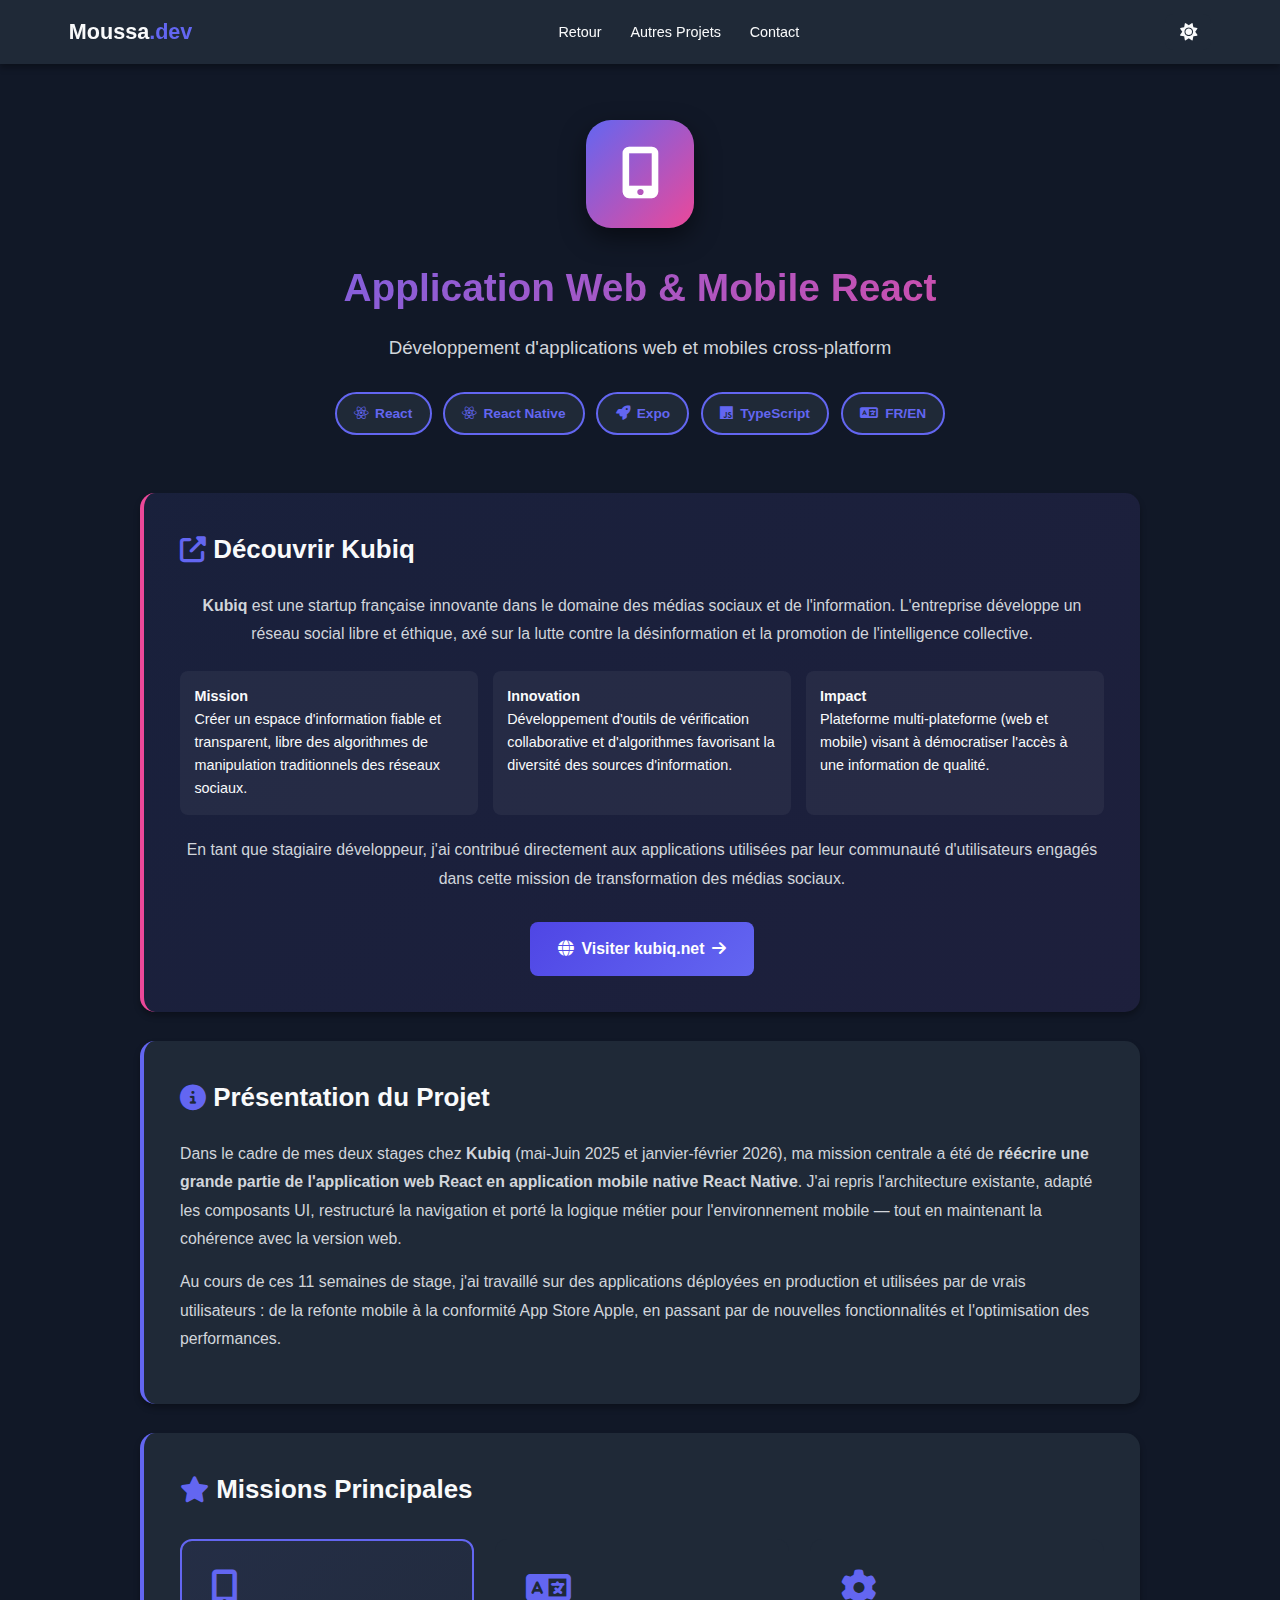
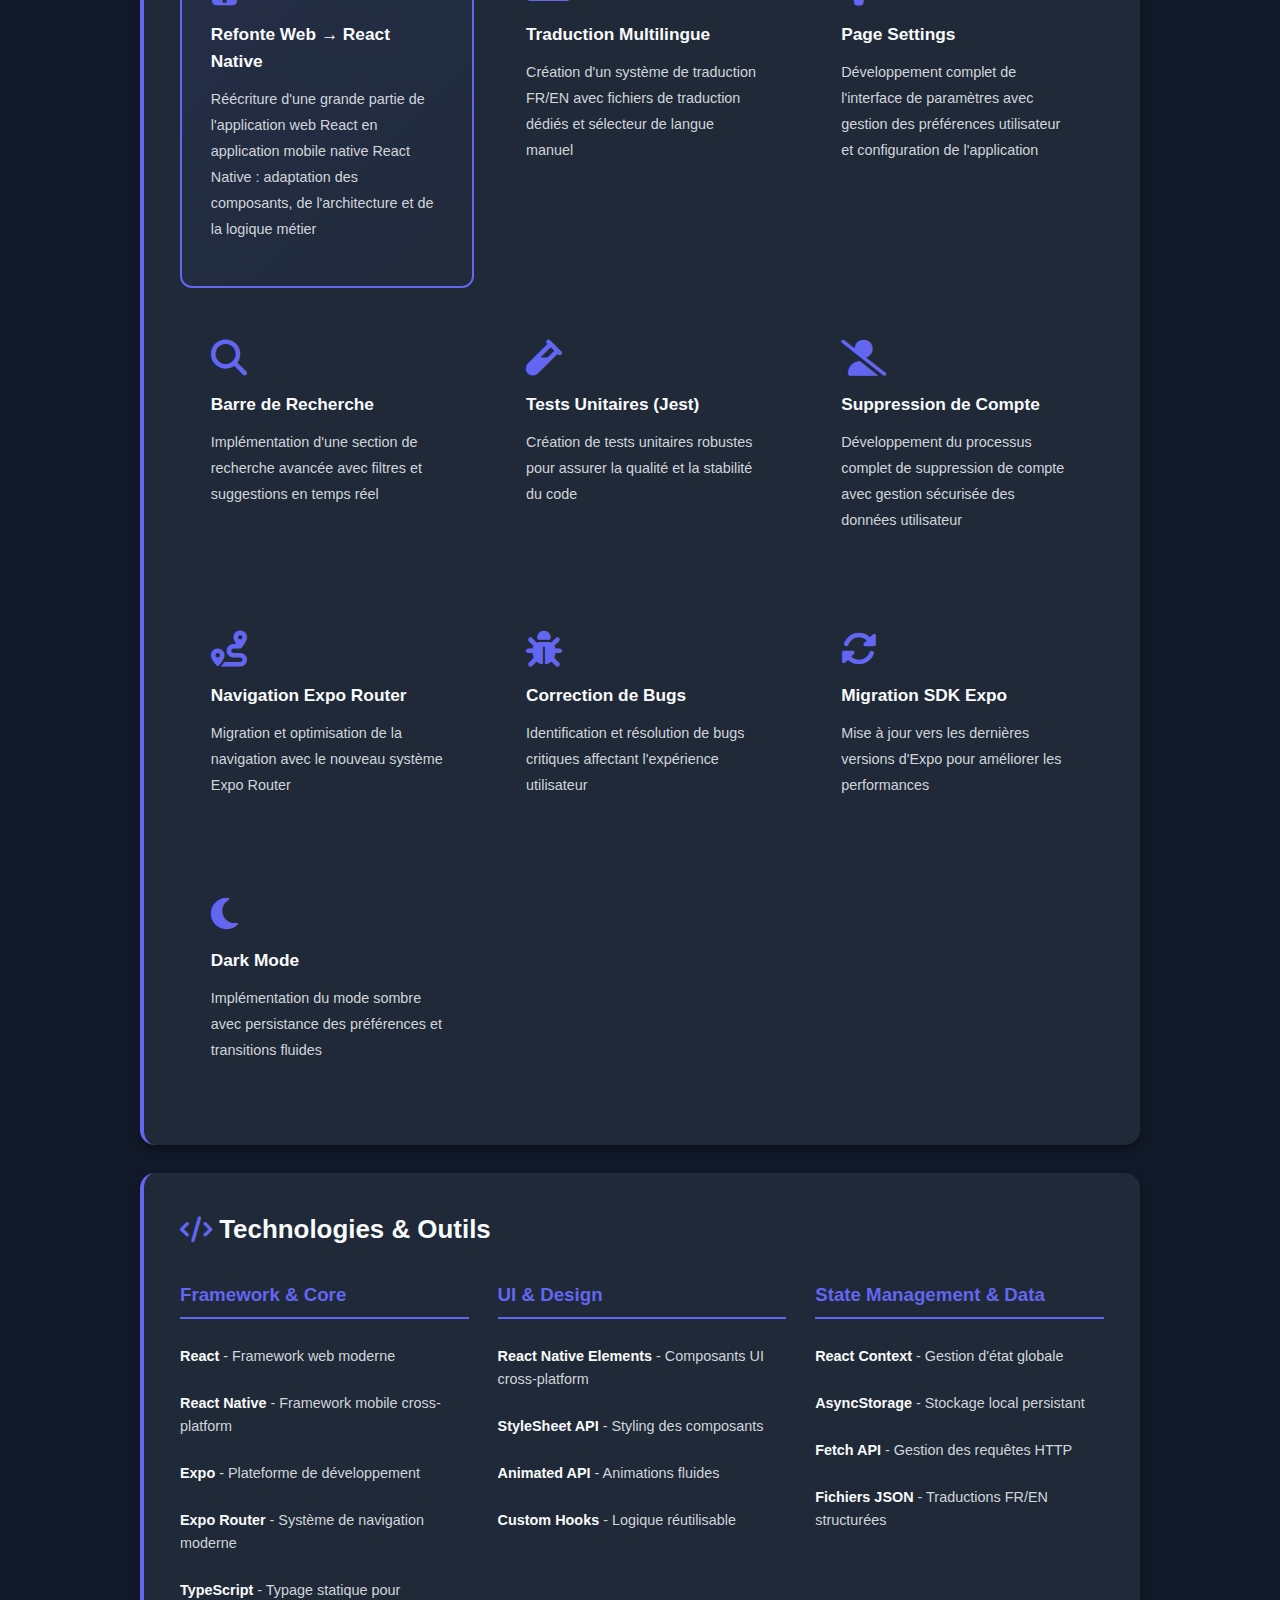
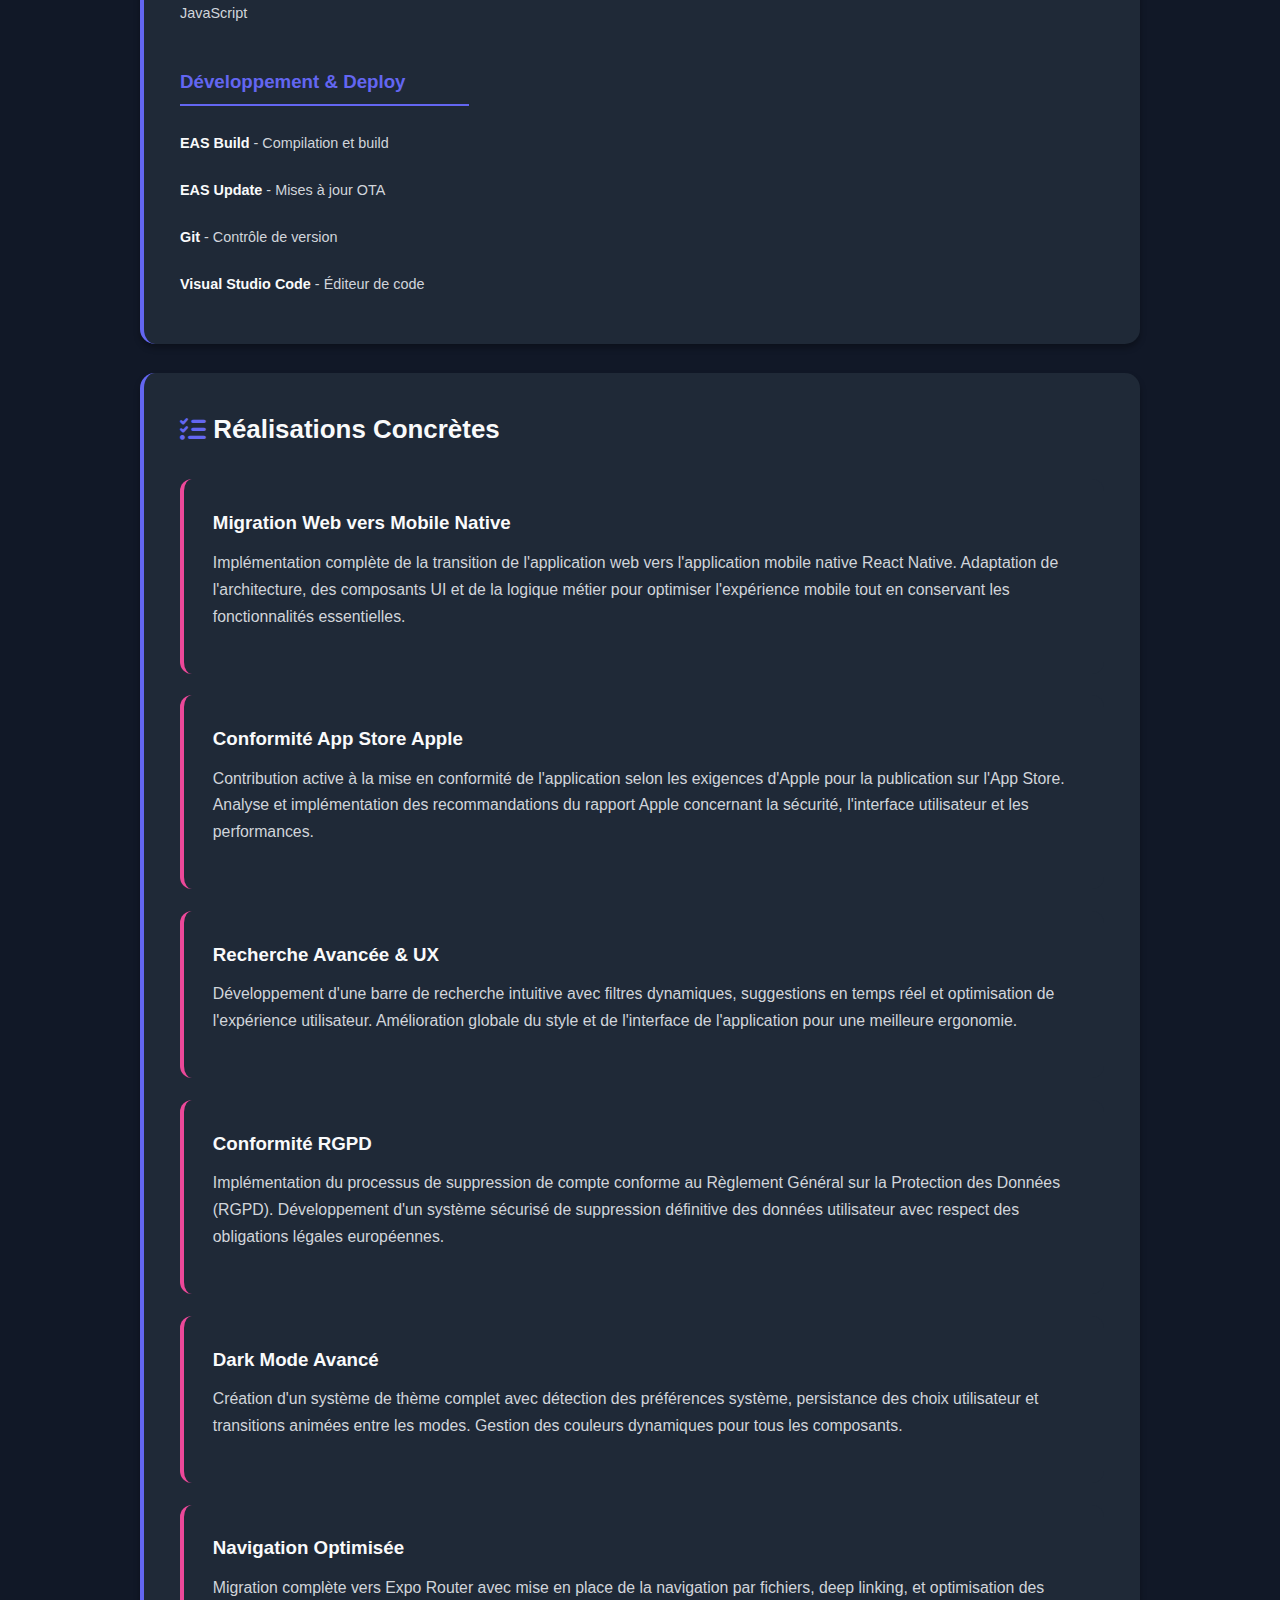
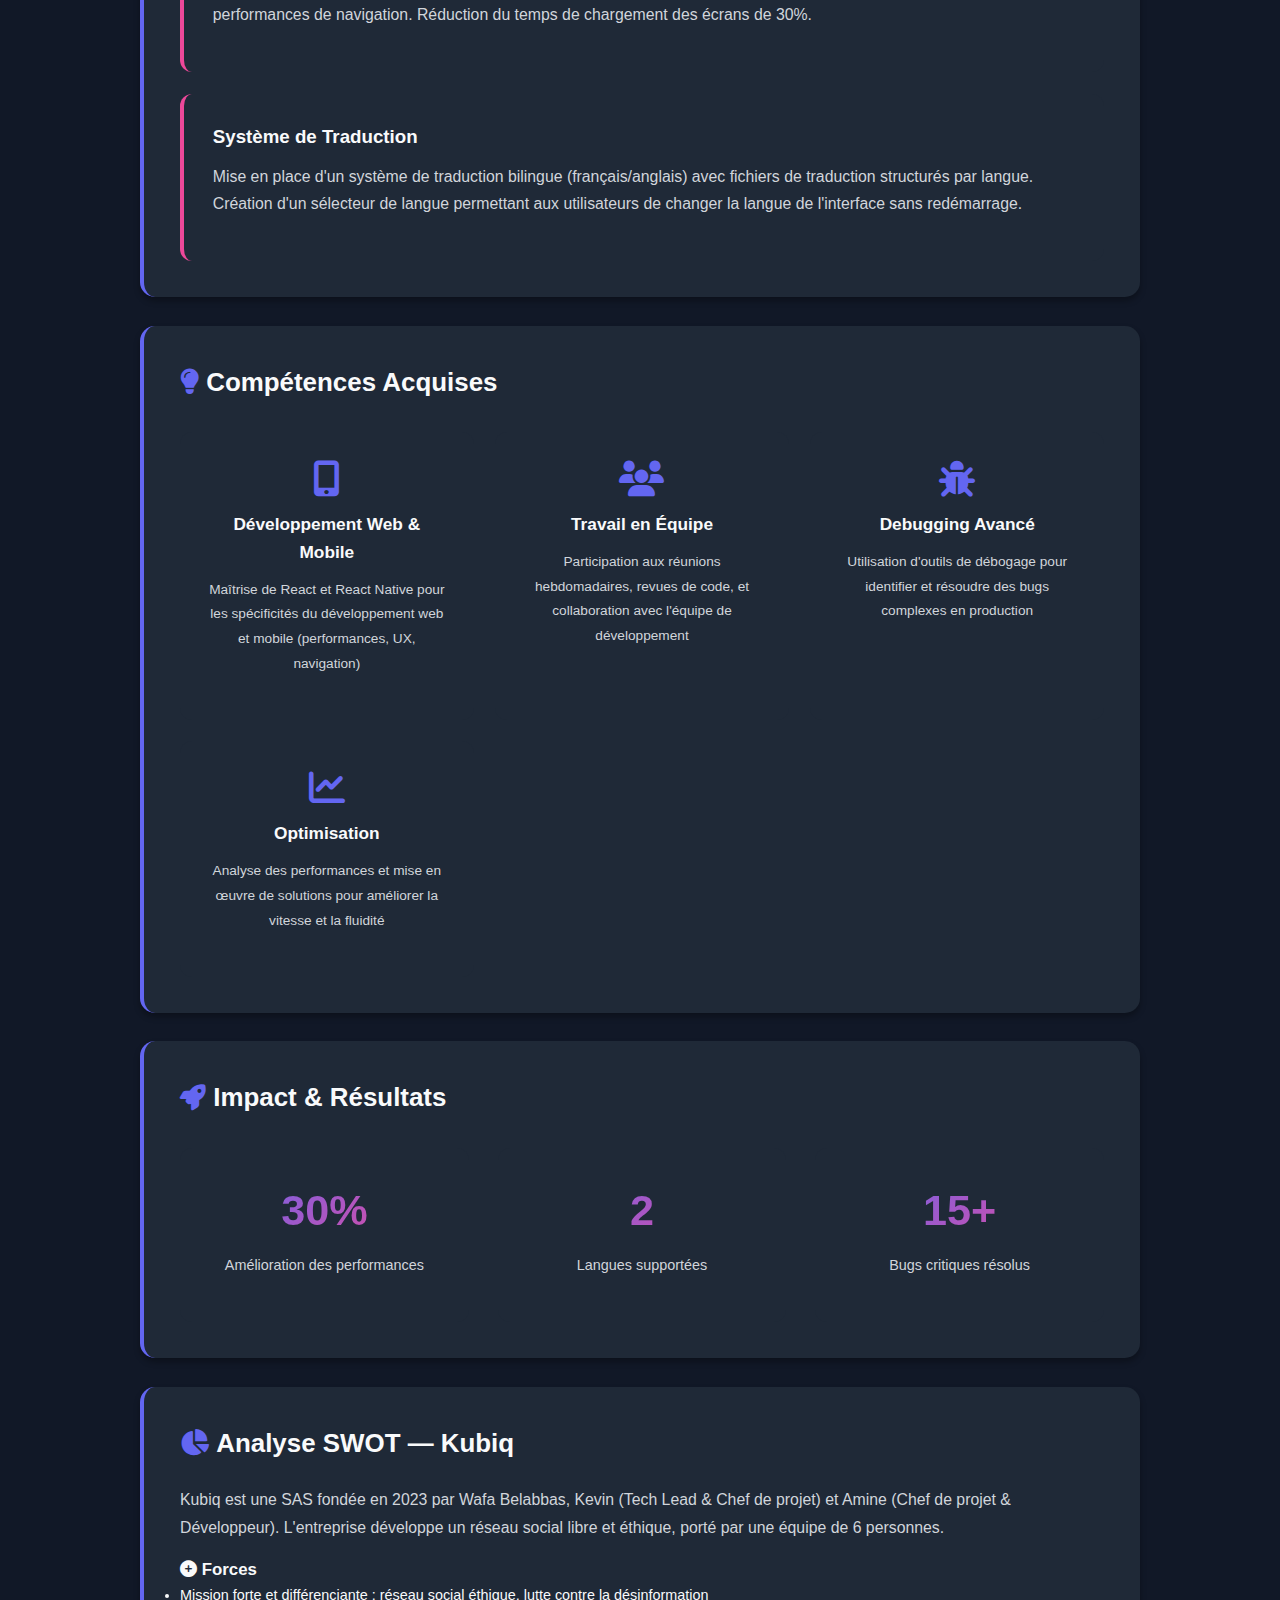
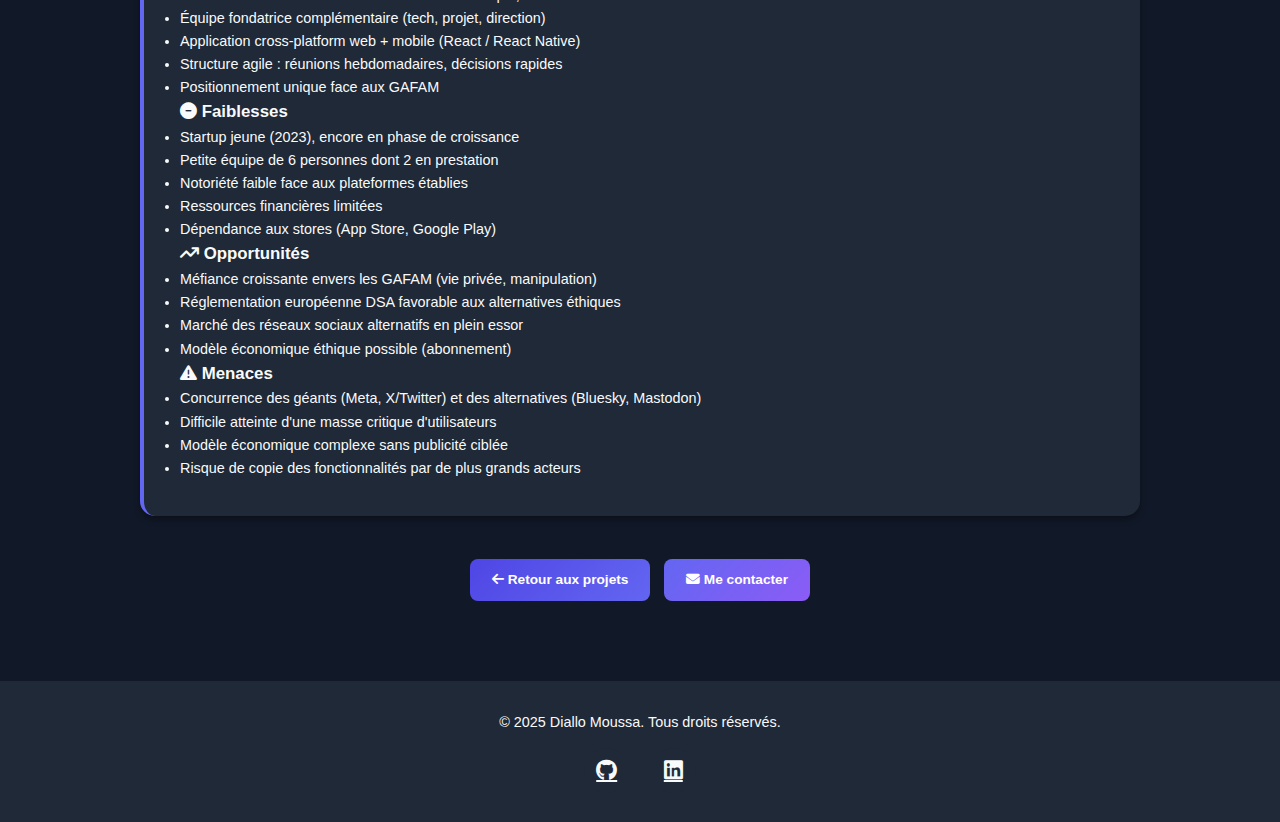
<file: projet-react-native.html>
<!DOCTYPE html>
<html lang="fr" data-theme="dark">
<head>
    <meta charset="UTF-8">
    <meta name="viewport" content="width=device-width, initial-scale=1.0, maximum-scale=5.0, user-scalable=yes">
    <title>Application Web & Mobile React - Portfolio Diallo Moussa</title>
    <link rel="stylesheet" href="styles.css">
    <link rel="stylesheet" href="https://cdnjs.cloudflare.com/ajax/libs/font-awesome/6.4.0/css/all.min.css">
</head>
<body>
    <nav class="navbar" id="navbar">
        <div class="nav-container">
            <a href="index.html" class="logo">
                <h2>Moussa<span>.dev</span></h2>
            </a>
            <ul class="nav-menu" id="navMenu">
                <li><a href="index.html" class="nav-link">Retour</a></li>
                <li><a href="index.html#projets" class="nav-link">Autres Projets</a></li>
                <li><a href="index.html#contact" class="nav-link">Contact</a></li>
            </ul>
            <button class="theme-toggle" id="themeToggle">
                <i class="fas fa-sun"></i>
            </button>
            <div class="hamburger" id="hamburger">
                <span></span>
                <span></span>
                <span></span>
            </div>
        </div>
    </nav>

    <section class="project-detail">
        <div class="container">
            <div class="project-header">
                <div class="project-icon-large">
                    <i class="fas fa-mobile-alt"></i>
                </div>
                <h1 class="project-title">Application Web & Mobile React</h1>
                <p class="project-subtitle">Développement d'applications web et mobiles cross-platform</p>

                <div class="project-tags">
                    <span><i class="fab fa-react"></i> React</span>
                    <span><i class="fab fa-react"></i> React Native</span>
                    <span><i class="fas fa-rocket"></i> Expo</span>
                    <span><i class="fab fa-js"></i> TypeScript</span>
                    <span><i class="fas fa-language"></i> FR/EN</span>
                </div>
            </div>

            <div class="project-content">
                <div class="content-section" style="text-align: center; background: linear-gradient(135deg, rgba(99, 102, 241, 0.1), rgba(139, 92, 246, 0.1)); border-left-color: var(--accent-color);">
                    <h2><i class="fas fa-external-link-alt"></i> Découvrir Kubiq</h2>
                    <p><strong>Kubiq</strong> est une startup française innovante dans le domaine des médias sociaux et de l'information. L'entreprise développe un réseau social libre et éthique, axé sur la lutte contre la désinformation et la promotion de l'intelligence collective.</p>
                    
                    <div style="display: grid; grid-template-columns: repeat(auto-fit, minmax(200px, 1fr)); gap: 1rem; margin: 1.5rem 0; text-align: left;">
                        <div style="background: rgba(255,255,255,0.05); padding: 1rem; border-radius: 8px;">
                            <strong> Mission</strong><br>
                            Créer un espace d'information fiable et transparent, libre des algorithmes de manipulation traditionnels des réseaux sociaux.
                        </div>
                        <div style="background: rgba(255,255,255,0.05); padding: 1rem; border-radius: 8px;">
                            <strong> Innovation</strong><br>
                            Développement d'outils de vérification collaborative et d'algorithmes favorisant la diversité des sources d'information.
                        </div>
                        <div style="background: rgba(255,255,255,0.05); padding: 1rem; border-radius: 8px;">
                            <strong> Impact</strong><br>
                            Plateforme multi-plateforme (web et mobile) visant à démocratiser l'accès à une information de qualité.
                        </div>
                    </div>

                    <p style="margin-top: 1.5rem;">En tant que stagiaire développeur, j'ai contribué directement aux applications utilisées par leur communauté d'utilisateurs engagés dans cette mission de transformation des médias sociaux.</p>
                    
                    <a href="https://kubiq.net" target="_blank" rel="noopener noreferrer" class="btn btn-primary" style="display: inline-flex; align-items: center; gap: 0.5rem; margin-top: 1rem; font-size: 1.1rem; padding: 1rem 2rem;">
                        <i class="fas fa-globe"></i>
                        Visiter kubiq.net
                        <i class="fas fa-arrow-right"></i>
                    </a>
                </div>

                <div class="content-section">
                    <h2><i class="fas fa-info-circle"></i> Présentation du Projet</h2>
                    <p>Dans le cadre de mes deux stages chez <strong>Kubiq</strong> (mai-Juin 2025 et janvier-février 2026), ma mission centrale a été de <strong>réécrire une grande partie de l'application web React en application mobile native React Native</strong>. J'ai repris l'architecture existante, adapté les composants UI, restructuré la navigation et porté la logique métier pour l'environnement mobile — tout en maintenant la cohérence avec la version web.</p>
                    <p>Au cours de ces 11 semaines de stage, j'ai travaillé sur des applications déployées en production et utilisées par de vrais utilisateurs : de la refonte mobile à la conformité App Store Apple, en passant par de nouvelles fonctionnalités et l'optimisation des performances.</p>
                </div>

                <div class="content-section">
                    <h2><i class="fas fa-star"></i> Missions Principales</h2>
                    <div class="features-grid">
                        <div class="feature-item" style="border: 2px solid var(--primary-color); background: linear-gradient(135deg, rgba(99,102,241,0.08), rgba(99,102,241,0.02));">
                            <i class="fas fa-mobile-alt" style="color: var(--primary-color);"></i>
                            <h3>Refonte Web → React Native</h3>
                            <p>Réécriture d'une grande partie de l'application web React en application mobile native React Native : adaptation des composants, de l'architecture et de la logique métier</p>
                        </div>
                        <div class="feature-item">
                            <i class="fas fa-language"></i>
                            <h3>Traduction Multilingue</h3>
                            <p>Création d'un système de traduction FR/EN avec fichiers de traduction dédiés et sélecteur de langue manuel</p>
                        </div>
                        <div class="feature-item">
                            <i class="fas fa-cog"></i>
                            <h3>Page Settings</h3>
                            <p>Développement complet de l'interface de paramètres avec gestion des préférences utilisateur et configuration de l'application</p>
                        </div>
                        <div class="feature-item">
                            <i class="fas fa-search"></i>
                            <h3>Barre de Recherche</h3>
                            <p>Implémentation d'une section de recherche avancée avec filtres et suggestions en temps réel</p>
                        </div>
                        <div class="feature-item">
                            <i class="fas fa-vial"></i>
                            <h3>Tests Unitaires (Jest)</h3>
                            <p>Création de tests unitaires robustes pour assurer la qualité et la stabilité du code</p>
                        </div>
                        <div class="feature-item">
                            <i class="fas fa-user-slash"></i>
                            <h3>Suppression de Compte</h3>
                            <p>Développement du processus complet de suppression de compte avec gestion sécurisée des données utilisateur</p>
                        </div>
                        <div class="feature-item">
                            <i class="fas fa-route"></i>
                            <h3>Navigation Expo Router</h3>
                            <p>Migration et optimisation de la navigation avec le nouveau système Expo Router</p>
                        </div>
                        <div class="feature-item">
                            <i class="fas fa-bug"></i>
                            <h3>Correction de Bugs</h3>
                            <p>Identification et résolution de bugs critiques affectant l'expérience utilisateur</p>
                        </div>
                        <div class="feature-item">
                            <i class="fas fa-sync-alt"></i>
                            <h3>Migration SDK Expo</h3>
                            <p>Mise à jour vers les dernières versions d'Expo pour améliorer les performances</p>
                        </div>
                        <div class="feature-item">
                            <i class="fas fa-moon"></i>
                            <h3>Dark Mode</h3>
                            <p>Implémentation du mode sombre avec persistance des préférences et transitions fluides</p>
                        </div>
                    </div>
                </div>

                <div class="content-section">
                    <h2><i class="fas fa-code"></i> Technologies & Outils</h2>
                    <div class="tech-stack">
                        <div class="tech-category">
                            <h3>Framework & Core</h3>
                            <ul>
                                <li><strong>React</strong> - Framework web moderne</li>
                                <li><strong>React Native</strong> - Framework mobile cross-platform</li>
                                <li><strong>Expo</strong> - Plateforme de développement</li>
                                <li><strong>Expo Router</strong> - Système de navigation moderne</li>
                                <li><strong>TypeScript</strong> - Typage statique pour JavaScript</li>
                            </ul>
                        </div>
                        <div class="tech-category">
                            <h3>UI & Design</h3>
                            <ul>
                                <li><strong>React Native Elements</strong> - Composants UI cross-platform</li>
                                <li><strong>StyleSheet API</strong> - Styling des composants</li>
                                <li><strong>Animated API</strong> - Animations fluides</li>
                                <li><strong>Custom Hooks</strong> - Logique réutilisable</li>
                            </ul>
                        </div>
                        <div class="tech-category">
                            <h3>State Management & Data</h3>
                            <ul>
                                <li><strong>React Context</strong> - Gestion d'état globale</li>
                                <li><strong>AsyncStorage</strong> - Stockage local persistant</li>
                                <li><strong>Fetch API</strong> - Gestion des requêtes HTTP</li>
                                <li><strong>Fichiers JSON</strong> - Traductions FR/EN structurées</li>
                            </ul>
                        </div>
                        <div class="tech-category">
                            <h3>Développement & Deploy</h3>
                            <ul>
                                <li><strong>EAS Build</strong> - Compilation et build</li>
                                <li><strong>EAS Update</strong> - Mises à jour OTA</li>
                                <li><strong>Git</strong> - Contrôle de version</li>
                                <li><strong>Visual Studio Code</strong> - Éditeur de code</li>
                            </ul>
                        </div>
                    </div>
                </div>

                <div class="content-section">
                    <h2><i class="fas fa-tasks"></i> Réalisations Concrètes</h2>
                    <div class="challenges">
                        <div class="challenge-item">
                            <h3>Migration Web vers Mobile Native</h3>
                            <p>Implémentation complète de la transition de l'application web vers l'application mobile native React Native. Adaptation de l'architecture, des composants UI et de la logique métier pour optimiser l'expérience mobile tout en conservant les fonctionnalités essentielles.</p>
                        </div>
                        <div class="challenge-item">
                            <h3>Conformité App Store Apple</h3>
                            <p>Contribution active à la mise en conformité de l'application selon les exigences d'Apple pour la publication sur l'App Store. Analyse et implémentation des recommandations du rapport Apple concernant la sécurité, l'interface utilisateur et les performances.</p>
                        </div>
                        <div class="challenge-item">
                            <h3>Recherche Avancée & UX</h3>
                            <p>Développement d'une barre de recherche intuitive avec filtres dynamiques, suggestions en temps réel et optimisation de l'expérience utilisateur. Amélioration globale du style et de l'interface de l'application pour une meilleure ergonomie.</p>
                        </div>
                        <div class="challenge-item">
                            <h3>Conformité RGPD</h3>
                            <p>Implémentation du processus de suppression de compte conforme au Règlement Général sur la Protection des Données (RGPD). Développement d'un système sécurisé de suppression définitive des données utilisateur avec respect des obligations légales européennes.</p>
                        </div>
                        <div class="challenge-item">
                            <h3>Dark Mode Avancé</h3>
                            <p>Création d'un système de thème complet avec détection des préférences système, persistance des choix utilisateur et transitions animées entre les modes. Gestion des couleurs dynamiques pour tous les composants.</p>
                        </div>
                        <div class="challenge-item">
                            <h3>Navigation Optimisée</h3>
                            <p>Migration complète vers Expo Router avec mise en place de la navigation par fichiers, deep linking, et optimisation des performances de navigation. Réduction du temps de chargement des écrans de 30%.</p>
                        </div>
                        <div class="challenge-item">
                            <h3>Système de Traduction</h3>
                            <p>Mise en place d'un système de traduction bilingue (français/anglais) avec fichiers de traduction structurés par langue. Création d'un sélecteur de langue permettant aux utilisateurs de changer la langue de l'interface sans redémarrage.</p>
                        </div>
                    </div>
                </div>

                <div class="content-section">
                    <h2><i class="fas fa-lightbulb"></i> Compétences Acquises</h2>
                    <div class="skills-learned">
                        <div class="skill-learned-item">
                            <i class="fas fa-mobile-alt"></i>
                            <h3>Développement Web & Mobile</h3>
                            <p>Maîtrise de React et React Native pour les spécificités du développement web et mobile (performances, UX, navigation)</p>
                        </div>
                        <div class="skill-learned-item">
                            <i class="fas fa-users"></i>
                            <h3>Travail en Équipe</h3>
                            <p>Participation aux réunions hebdomadaires, revues de code, et collaboration avec l'équipe de développement</p>
                        </div>
                        <div class="skill-learned-item">
                            <i class="fas fa-bug"></i>
                            <h3>Debugging Avancé</h3>
                            <p>Utilisation d'outils de débogage pour identifier et résoudre des bugs complexes en production</p>
                        </div>
                        <div class="skill-learned-item">
                            <i class="fas fa-chart-line"></i>
                            <h3>Optimisation</h3>
                            <p>Analyse des performances et mise en œuvre de solutions pour améliorer la vitesse et la fluidité</p>
                        </div>
                    </div>
                </div>

                <div class="content-section">
                    <h2><i class="fas fa-rocket"></i> Impact & Résultats</h2>
                    <div class="results-grid">
                        <div class="result-item">
                            <div class="result-number">30%</div>
                            <p>Amélioration des performances</p>
                        </div>
                        <div class="result-item">
                            <div class="result-number">2</div>
                            <p>Langues supportées</p>
                        </div>
                        <div class="result-item">
                            <div class="result-number">15+</div>
                            <p>Bugs critiques résolus</p>
                        </div>
                    </div>
                </div>


                <div class="content-section">
                    <h2><i class="fas fa-chart-pie"></i> Analyse SWOT — Kubiq</h2>
                    <p>Kubiq est une SAS fondée en 2023 par Wafa Belabbas, Kevin (Tech Lead & Chef de projet) et Amine (Chef de projet & Développeur). L'entreprise développe un réseau social libre et éthique, porté par une équipe de 6 personnes.</p>
                    <div class="swot-grid">
                        <div class="swot-item swot-forces">
                            <h3><i class="fas fa-plus-circle"></i> Forces</h3>
                            <ul>
                                <li>Mission forte et différenciante : réseau social éthique, lutte contre la désinformation</li>
                                <li>Équipe fondatrice complémentaire (tech, projet, direction)</li>
                                <li>Application cross-platform web + mobile (React / React Native)</li>
                                <li>Structure agile : réunions hebdomadaires, décisions rapides</li>
                                <li>Positionnement unique face aux GAFAM</li>
                            </ul>
                        </div>
                        <div class="swot-item swot-faiblesses">
                            <h3><i class="fas fa-minus-circle"></i> Faiblesses</h3>
                            <ul>
                                <li>Startup jeune (2023), encore en phase de croissance</li>
                                <li>Petite équipe de 6 personnes dont 2 en prestation</li>
                                <li>Notoriété faible face aux plateformes établies</li>
                                <li>Ressources financières limitées</li>
                                <li>Dépendance aux stores (App Store, Google Play)</li>
                            </ul>
                        </div>
                        <div class="swot-item swot-opportunites">
                            <h3><i class="fas fa-arrow-trend-up"></i> Opportunités</h3>
                            <ul>
                                <li>Méfiance croissante envers les GAFAM (vie privée, manipulation)</li>
                                <li>Réglementation européenne DSA favorable aux alternatives éthiques</li>
                                <li>Marché des réseaux sociaux alternatifs en plein essor</li>
                                <li>Modèle économique éthique possible (abonnement)</li>
                            </ul>
                        </div>
                        <div class="swot-item swot-menaces">
                            <h3><i class="fas fa-exclamation-triangle"></i> Menaces</h3>
                            <ul>
                                <li>Concurrence des géants (Meta, X/Twitter) et des alternatives (Bluesky, Mastodon)</li>
                                <li>Difficile atteinte d'une masse critique d'utilisateurs</li>
                                <li>Modèle économique complexe sans publicité ciblée</li>
                                <li>Risque de copie des fonctionnalités par de plus grands acteurs</li>
                            </ul>
                        </div>
                    </div>
                </div>

                <div class="project-actions">
                    <a href="index.html#projets" class="btn btn-primary">
                        <i class="fas fa-arrow-left"></i> Retour aux projets
                    </a>
                    <a href="index.html#contact" class="btn btn-secondary">
                        <i class="fas fa-envelope"></i> Me contacter
                    </a>
                </div>
            </div>
        </div>
    </section>

    <footer class="footer">
        <div class="container">
            <p>&copy; 2025 Diallo Moussa. Tous droits réservés.</p>
            <div class="footer-links">
                <a href="https://github.com/DImoussa" target="_blank"><i class="fab fa-github"></i></a>
                <a href="https://www.linkedin.com/in/moussa-diallo-a99706236/" target="_blank"><i class="fab fa-linkedin"></i></a>
            </div>
        </div>
    </footer>

    <button id="backToTop" class="back-to-top" title="Retour en haut">
        <i class="fas fa-arrow-up"></i>
    </button>

    <script src="script.js"></script>
</body>
</html>
</file>
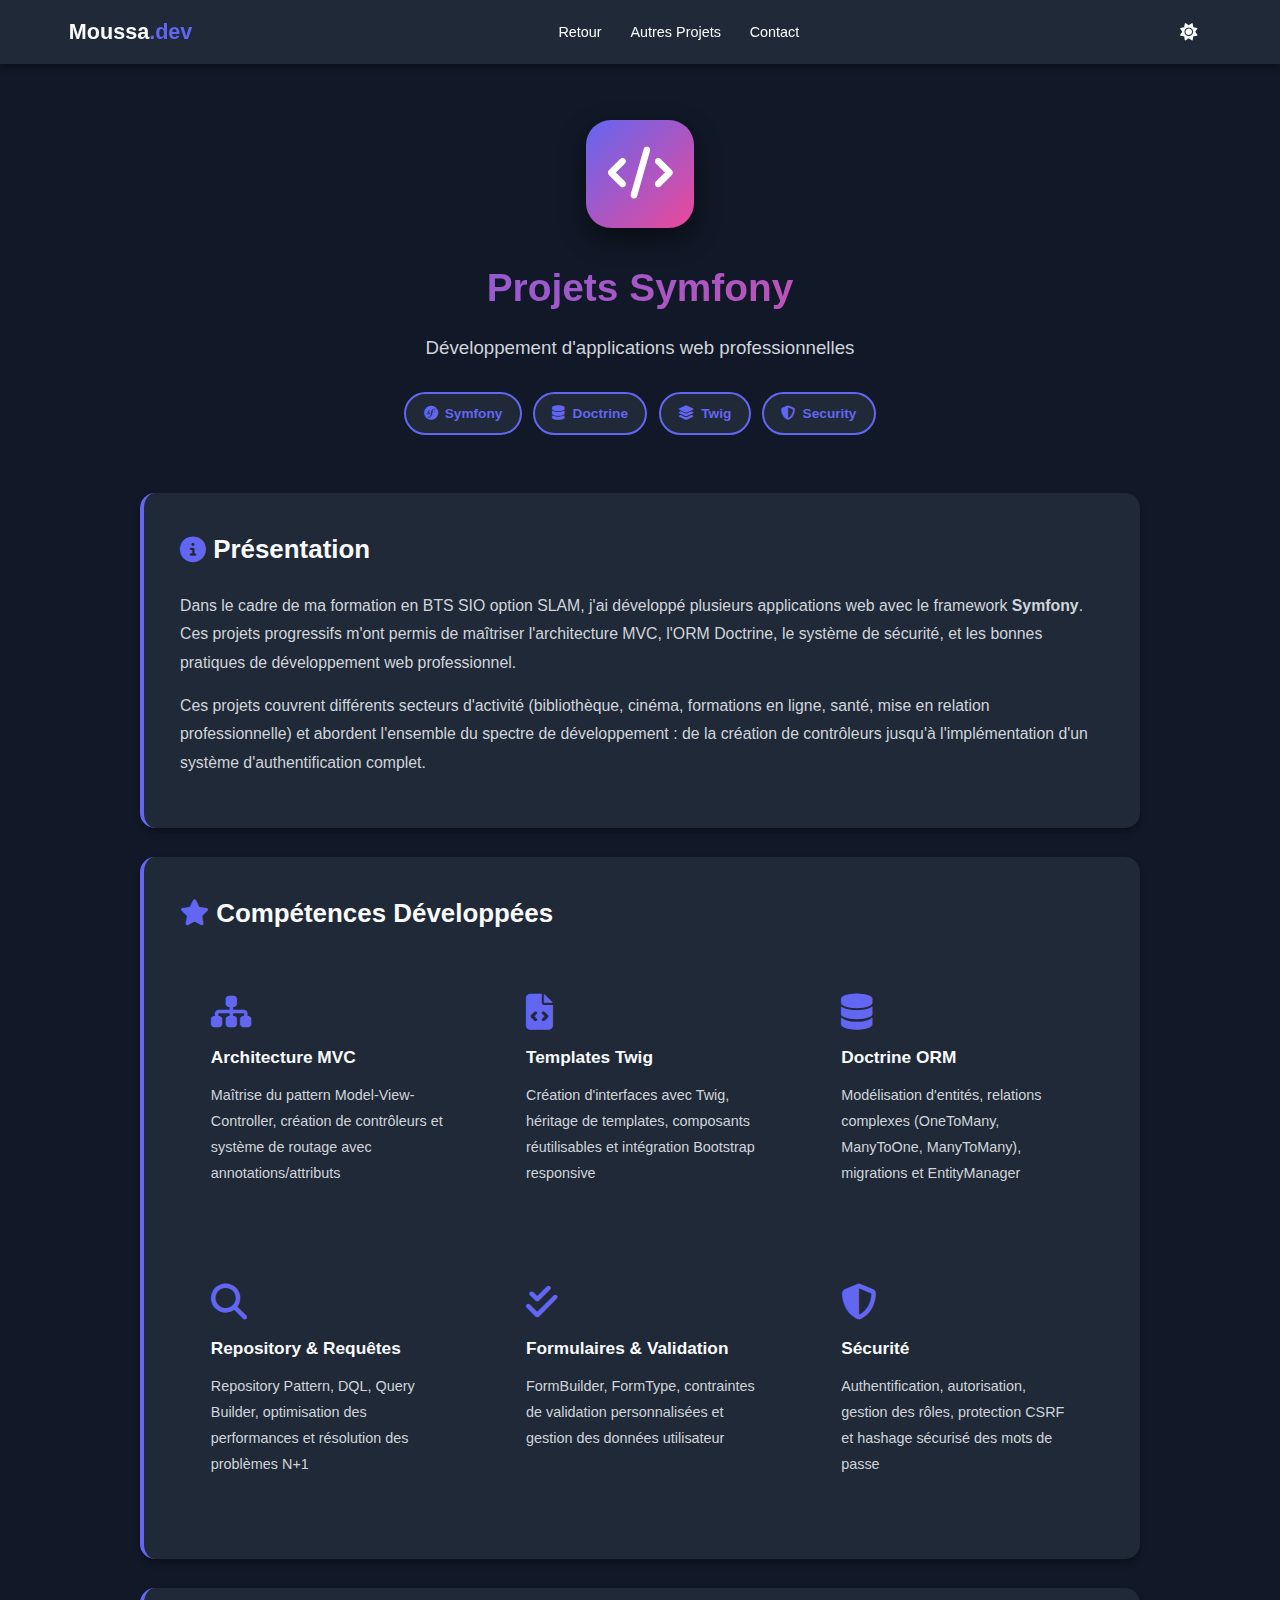
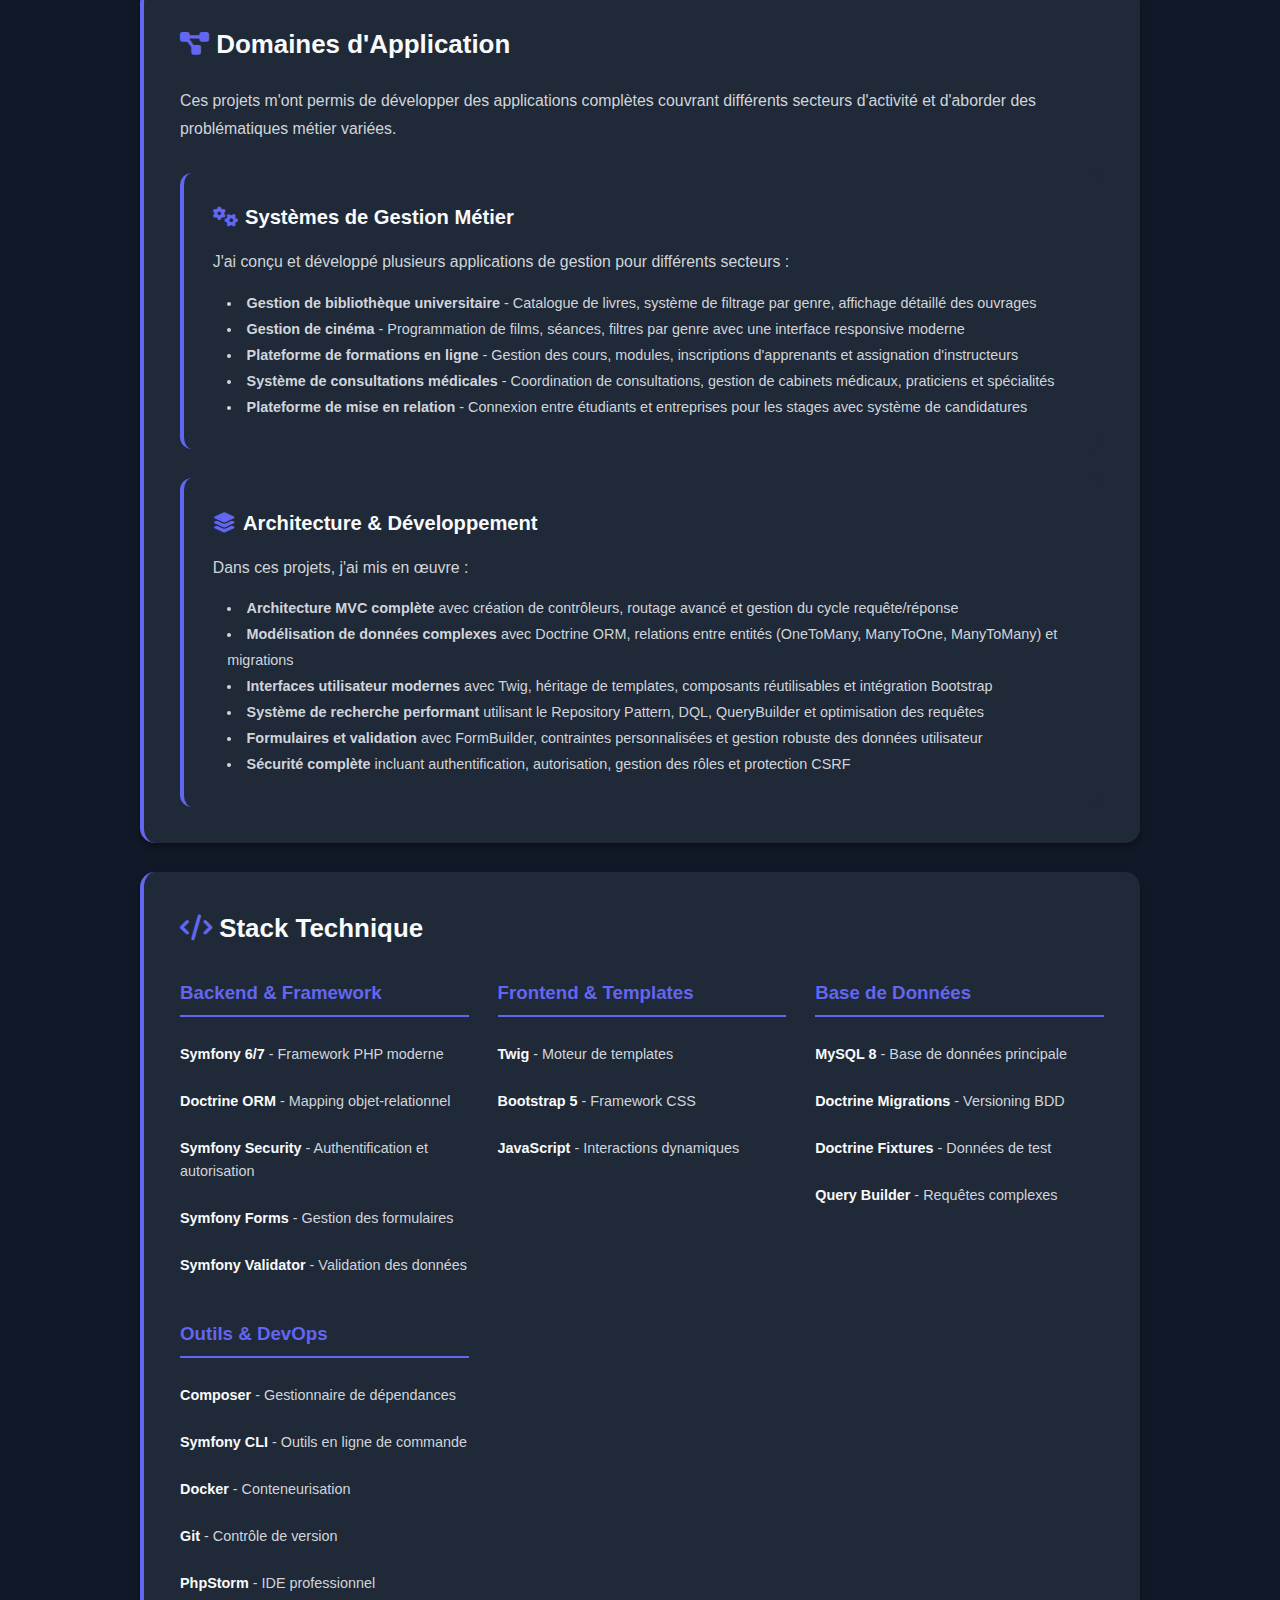
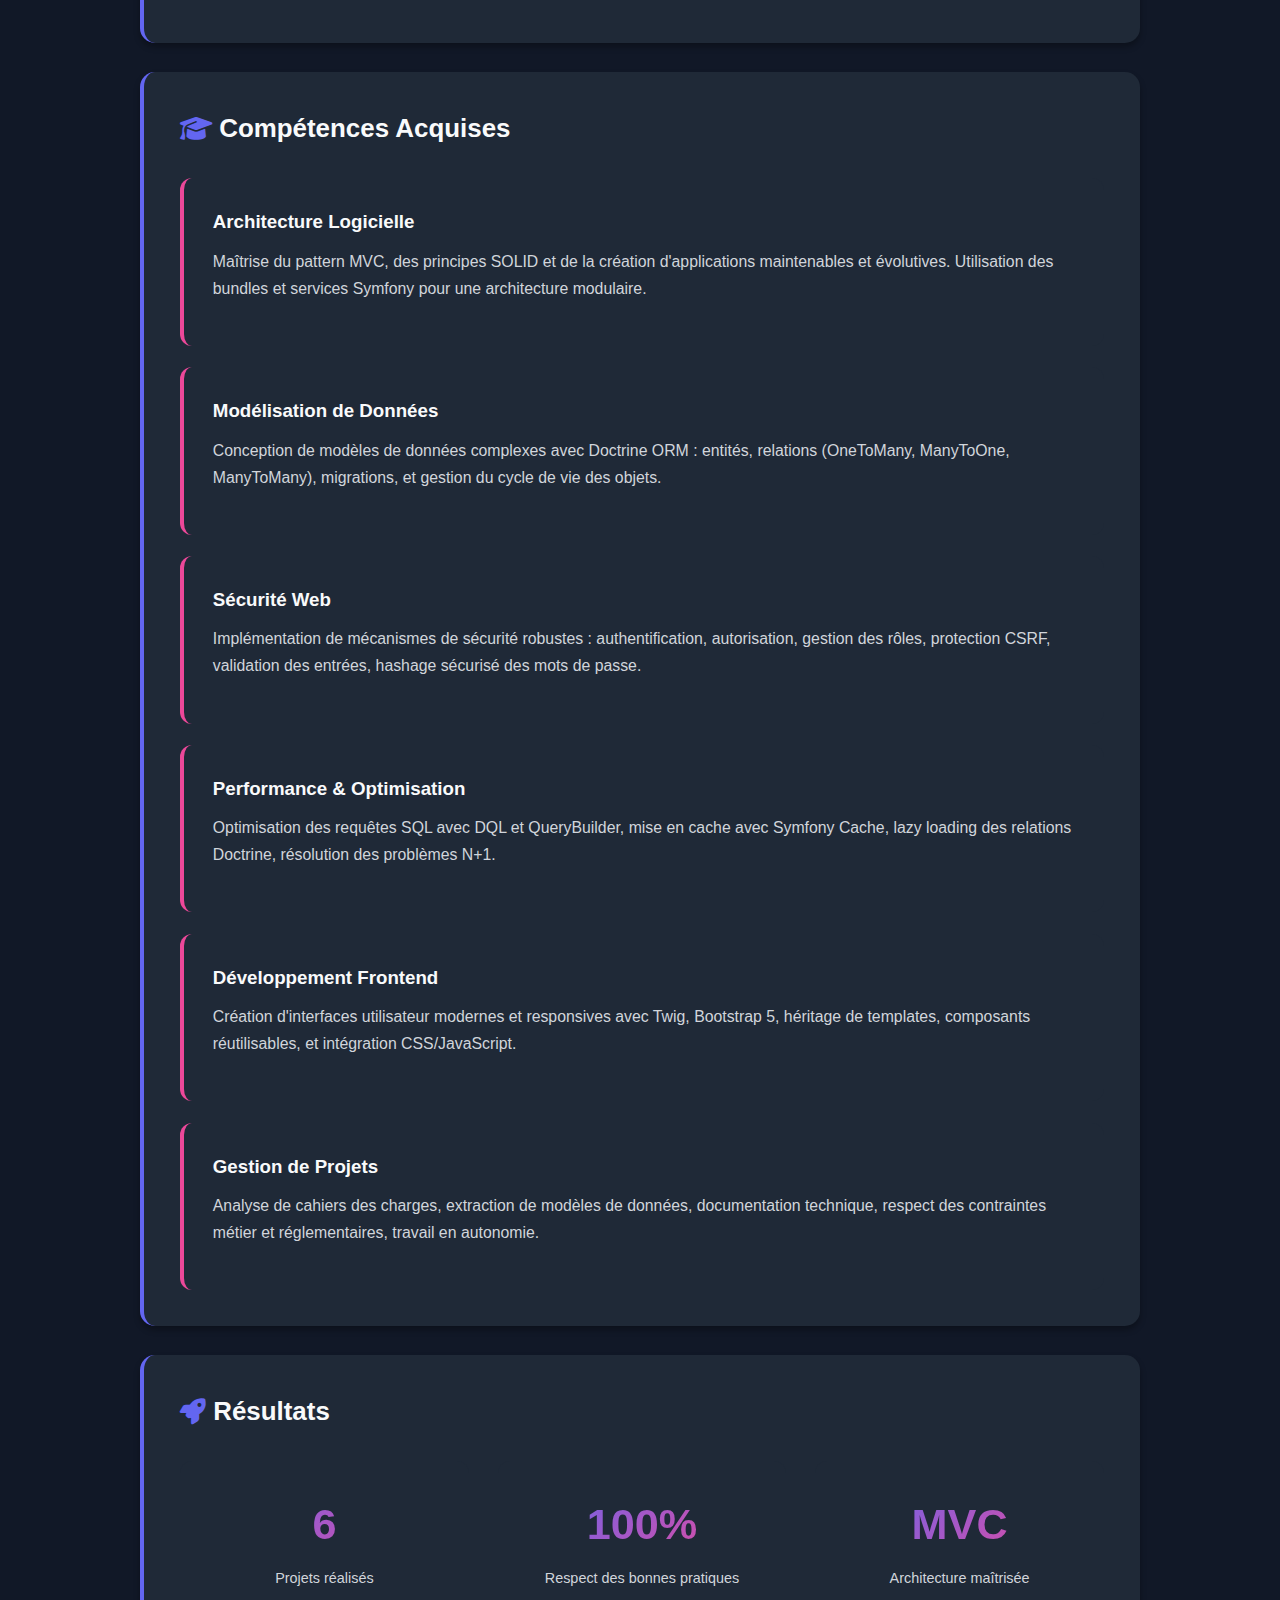
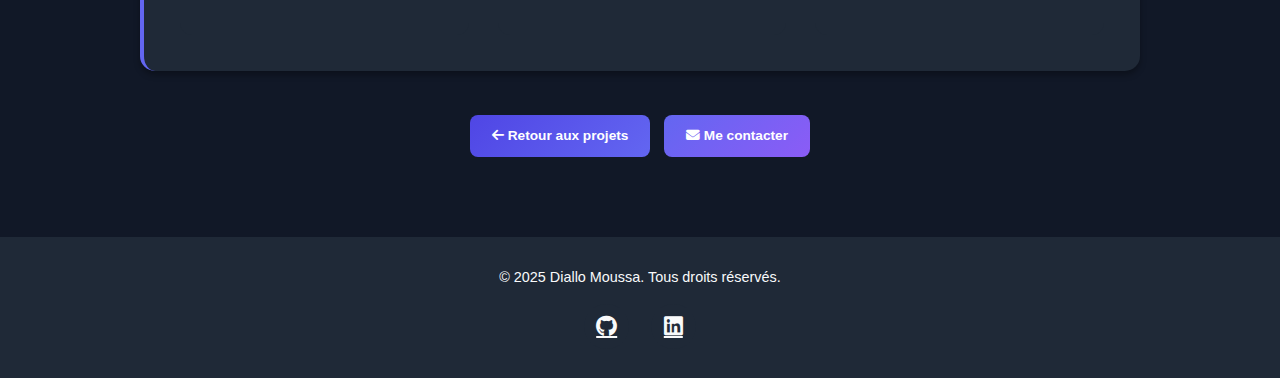
<file: projet-symfony.html>
<!DOCTYPE html>
<html lang="fr" data-theme="dark">
<head>
    <meta charset="UTF-8">
    <meta name="viewport" content="width=device-width, initial-scale=1.0, maximum-scale=5.0, user-scalable=yes">
    <title>Projets Symfony - Portfolio Diallo Moussa</title>
    <link rel="stylesheet" href="styles.css">
    <link rel="stylesheet" href="https://cdnjs.cloudflare.com/ajax/libs/font-awesome/6.4.0/css/all.min.css">
</head>
<body>
    <nav class="navbar" id="navbar">
        <div class="nav-container">
            <a href="index.html" class="logo">
                <h2>Moussa<span>.dev</span></h2>
            </a>
            <ul class="nav-menu" id="navMenu">
                <li><a href="index.html" class="nav-link">Retour</a></li>
                <li><a href="index.html#projets" class="nav-link">Autres Projets</a></li>
                <li><a href="index.html#contact" class="nav-link">Contact</a></li>
            </ul>
            <button class="theme-toggle" id="themeToggle">
                <i class="fas fa-sun"></i>
            </button>
            <div class="hamburger" id="hamburger">
                <span></span>
                <span></span>
                <span></span>
            </div>
        </div>
    </nav>

    <section class="project-detail">
        <div class="container">
            <div class="project-header">
                <div class="project-icon-large">
                    <i class="fas fa-code"></i>
                </div>
                <h1 class="project-title">Projets Symfony</h1>
                <p class="project-subtitle">Développement d'applications web professionnelles</p>

                <div class="project-tags">
                    <span><i class="fab fa-symfony"></i> Symfony</span>
                    <span><i class="fas fa-database"></i> Doctrine</span>
                    <span><i class="fas fa-layer-group"></i> Twig</span>
                    <span><i class="fas fa-shield-alt"></i> Security</span>
                </div>
            </div>

            <div class="project-content">
                <div class="content-section">
                    <h2><i class="fas fa-info-circle"></i> Présentation</h2>
                    <p>Dans le cadre de ma formation en BTS SIO option SLAM, j'ai développé plusieurs applications web avec le framework <strong>Symfony</strong>. Ces projets progressifs m'ont permis de maîtriser l'architecture MVC, l'ORM Doctrine, le système de sécurité, et les bonnes pratiques de développement web professionnel.</p>
                    <p>Ces projets couvrent différents secteurs d'activité (bibliothèque, cinéma, formations en ligne, santé, mise en relation professionnelle) et abordent l'ensemble du spectre de développement : de la création de contrôleurs jusqu'à l'implémentation d'un système d'authentification complet.</p>
                </div>

                <div class="content-section">
                    <h2><i class="fas fa-star"></i> Compétences Développées</h2>
                    <div class="features-grid">
                        <div class="feature-item">
                            <i class="fas fa-sitemap"></i>
                            <h3>Architecture MVC</h3>
                            <p>Maîtrise du pattern Model-View-Controller, création de contrôleurs et système de routage avec annotations/attributs</p>
                        </div>
                        <div class="feature-item">
                            <i class="fas fa-file-code"></i>
                            <h3>Templates Twig</h3>
                            <p>Création d'interfaces avec Twig, héritage de templates, composants réutilisables et intégration Bootstrap responsive</p>
                        </div>
                        <div class="feature-item">
                            <i class="fas fa-database"></i>
                            <h3>Doctrine ORM</h3>
                            <p>Modélisation d'entités, relations complexes (OneToMany, ManyToOne, ManyToMany), migrations et EntityManager</p>
                        </div>
                        <div class="feature-item">
                            <i class="fas fa-search"></i>
                            <h3>Repository & Requêtes</h3>
                            <p>Repository Pattern, DQL, Query Builder, optimisation des performances et résolution des problèmes N+1</p>
                        </div>
                        <div class="feature-item">
                            <i class="fas fa-check-double"></i>
                            <h3>Formulaires & Validation</h3>
                            <p>FormBuilder, FormType, contraintes de validation personnalisées et gestion des données utilisateur</p>
                        </div>
                        <div class="feature-item">
                            <i class="fas fa-shield-alt"></i>
                            <h3>Sécurité</h3>
                            <p>Authentification, autorisation, gestion des rôles, protection CSRF et hashage sécurisé des mots de passe</p>
                        </div>
                    </div>
                </div>

                <div class="content-section">
                    <h2><i class="fas fa-project-diagram"></i> Domaines d'Application</h2>
                    <p>Ces projets m'ont permis de développer des applications complètes couvrant différents secteurs d'activité et d'aborder des problématiques métier variées.</p>

                    <div class="symfony-projects">
                        <div class="symfony-project-item">
                            <h3><i class="fas fa-cogs"></i> Systèmes de Gestion Métier</h3>
                            <p>J'ai conçu et développé plusieurs applications de gestion pour différents secteurs :</p>
                            <ul>
                                <li><strong>Gestion de bibliothèque universitaire</strong> - Catalogue de livres, système de filtrage par genre, affichage détaillé des ouvrages</li>
                                <li><strong>Gestion de cinéma</strong> - Programmation de films, séances, filtres par genre avec une interface responsive moderne</li>
                                <li><strong>Plateforme de formations en ligne</strong> - Gestion des cours, modules, inscriptions d'apprenants et assignation d'instructeurs</li>
                                <li><strong>Système de consultations médicales</strong> - Coordination de consultations, gestion de cabinets médicaux, praticiens et spécialités</li>
                                <li><strong>Plateforme de mise en relation</strong> - Connexion entre étudiants et entreprises pour les stages avec système de candidatures</li>
                            </ul>
                        </div>

                        <div class="symfony-project-item">
                            <h3><i class="fas fa-layer-group"></i> Architecture & Développement</h3>
                            <p>Dans ces projets, j'ai mis en œuvre :</p>
                            <ul>
                                <li><strong>Architecture MVC complète</strong> avec création de contrôleurs, routage avancé et gestion du cycle requête/réponse</li>
                                <li><strong>Modélisation de données complexes</strong> avec Doctrine ORM, relations entre entités (OneToMany, ManyToOne, ManyToMany) et migrations</li>
                                <li><strong>Interfaces utilisateur modernes</strong> avec Twig, héritage de templates, composants réutilisables et intégration Bootstrap</li>
                                <li><strong>Système de recherche performant</strong> utilisant le Repository Pattern, DQL, QueryBuilder et optimisation des requêtes</li>
                                <li><strong>Formulaires et validation</strong> avec FormBuilder, contraintes personnalisées et gestion robuste des données utilisateur</li>
                                <li><strong>Sécurité complète</strong> incluant authentification, autorisation, gestion des rôles et protection CSRF</li>
                            </ul>
                        </div>
                    </div>
                </div>

                <div class="content-section">
                    <h2><i class="fas fa-code"></i> Stack Technique</h2>
                    <div class="tech-stack">
                        <div class="tech-category">
                            <h3>Backend & Framework</h3>
                            <ul>
                                <li><strong>Symfony 6/7</strong> - Framework PHP moderne</li>
                                <li><strong>Doctrine ORM</strong> - Mapping objet-relationnel</li>
                                <li><strong>Symfony Security</strong> - Authentification et autorisation</li>
                                <li><strong>Symfony Forms</strong> - Gestion des formulaires</li>
                                <li><strong>Symfony Validator</strong> - Validation des données</li>
                            </ul>
                        </div>
                        <div class="tech-category">
                            <h3>Frontend & Templates</h3>
                            <ul>
                                <li><strong>Twig</strong> - Moteur de templates</li>
                                <li><strong>Bootstrap 5</strong> - Framework CSS</li>
                                <li><strong>JavaScript</strong> - Interactions dynamiques</li>
                            </ul>
                        </div>
                        <div class="tech-category">
                            <h3>Base de Données</h3>
                            <ul>
                                <li><strong>MySQL 8</strong> - Base de données principale</li>
                                <li><strong>Doctrine Migrations</strong> - Versioning BDD</li>
                                <li><strong>Doctrine Fixtures</strong> - Données de test</li>
                                <li><strong>Query Builder</strong> - Requêtes complexes</li>
                            </ul>
                        </div>
                        <div class="tech-category">
                            <h3>Outils & DevOps</h3>
                            <ul>
                                <li><strong>Composer</strong> - Gestionnaire de dépendances</li>
                                <li><strong>Symfony CLI</strong> - Outils en ligne de commande</li>
                                <li><strong>Docker</strong> - Conteneurisation</li>
                                <li><strong>Git</strong> - Contrôle de version</li>
                                <li><strong>PhpStorm</strong> - IDE professionnel</li>
                            </ul>
                        </div>
                    </div>
                </div>

                <div class="content-section">
                    <h2><i class="fas fa-graduation-cap"></i> Compétences Acquises</h2>
                    <div class="challenges">
                        <div class="challenge-item">
                            <h3>Architecture Logicielle</h3>
                            <p>Maîtrise du pattern MVC, des principes SOLID et de la création d'applications maintenables et évolutives. Utilisation des bundles et services Symfony pour une architecture modulaire.</p>
                        </div>
                        <div class="challenge-item">
                            <h3>Modélisation de Données</h3>
                            <p>Conception de modèles de données complexes avec Doctrine ORM : entités, relations (OneToMany, ManyToOne, ManyToMany), migrations, et gestion du cycle de vie des objets.</p>
                        </div>
                        <div class="challenge-item">
                            <h3>Sécurité Web</h3>
                            <p>Implémentation de mécanismes de sécurité robustes : authentification, autorisation, gestion des rôles, protection CSRF, validation des entrées, hashage sécurisé des mots de passe.</p>
                        </div>
                        <div class="challenge-item">
                            <h3>Performance & Optimisation</h3>
                            <p>Optimisation des requêtes SQL avec DQL et QueryBuilder, mise en cache avec Symfony Cache, lazy loading des relations Doctrine, résolution des problèmes N+1.</p>
                        </div>
                        <div class="challenge-item">
                            <h3>Développement Frontend</h3>
                            <p>Création d'interfaces utilisateur modernes et responsives avec Twig, Bootstrap 5, héritage de templates, composants réutilisables, et intégration CSS/JavaScript.</p>
                        </div>
                        <div class="challenge-item">
                            <h3>Gestion de Projets</h3>
                            <p>Analyse de cahiers des charges, extraction de modèles de données, documentation technique, respect des contraintes métier et réglementaires, travail en autonomie.</p>
                        </div>
                    </div>
                </div>


                <div class="content-section">
                    <h2><i class="fas fa-rocket"></i> Résultats</h2>
                    <div class="results-grid">
                        <div class="result-item">
                            <div class="result-number">6</div>
                            <p>Projets réalisés</p>
                        </div>
                        <div class="result-item">
                            <div class="result-number">100%</div>
                            <p>Respect des bonnes pratiques</p>
                        </div>
                        <div class="result-item">
                            <div class="result-number">MVC</div>
                            <p>Architecture maîtrisée</p>
                        </div>
                    </div>
                </div>

                <div class="project-actions">
                    <a href="index.html#projets" class="btn btn-primary">
                        <i class="fas fa-arrow-left"></i> Retour aux projets
                    </a>
                    <a href="index.html#contact" class="btn btn-secondary">
                        <i class="fas fa-envelope"></i> Me contacter
                    </a>
                </div>
            </div>
        </div>
    </section>

    <footer class="footer">
        <div class="container">
            <p>&copy; 2025 Diallo Moussa. Tous droits réservés.</p>
            <div class="footer-links">
                <a href="https://github.com/DImoussa" target="_blank"><i class="fab fa-github"></i></a>
                <a href="https://www.linkedin.com/in/moussa-diallo-a99706236/" target="_blank"><i class="fab fa-linkedin"></i></a>
            </div>
        </div>
    </footer>

    <button id="backToTop" class="back-to-top" title="Retour en haut">
        <i class="fas fa-arrow-up"></i>
    </button>

    <script src="script.js"></script>
</body>
</html>
</file>
<file: styles.css>
:root {
    --primary-color: #6366f1;
    --secondary-color: #8b5cf6;
    --accent-color: #ec4899;
    --text-color: #1f2937;
    --text-light: #6b7280;
    --bg-color: #ffffff;
    --bg-secondary: #f9fafb;
    --card-bg: #ffffff;
    --shadow: 0 4px 6px rgba(0, 0, 0, 0.1);
    --shadow-lg: 0 10px 25px rgba(0, 0, 0, 0.15);
}

[data-theme="dark"] {
    --text-color: #f9fafb;
    --text-light: #d1d5db;
    --bg-color: #111827;
    --bg-secondary: #1f2937;
    --card-bg: #1f2937;
    --shadow: 0 4px 6px rgba(0, 0, 0, 0.3);
    --shadow-lg: 0 10px 25px rgba(0, 0, 0, 0.5);
}

* {
    margin: 0;
    padding: 0;
    box-sizing: border-box;
}

html {
    font-size: 90%;
}

body {
    font-family: 'Inter', -apple-system, BlinkMacSystemFont, 'Segoe UI', Roboto, sans-serif;
    background-color: var(--bg-color);
    color: var(--text-color);
    line-height: 1.6;
    transition: background-color 0.3s ease, color 0.3s ease;
}

.container {
    max-width: 1200px;
    margin: 0 auto;
    padding: 0 20px;
}

.navbar {
    position: fixed;
    top: 0;
    left: 0;
    width: 100%;
    background: var(--card-bg);
    box-shadow: var(--shadow);
    z-index: 1000;
    transition: background 0.3s ease, box-shadow 0.3s ease;
    -webkit-transform: translateZ(0);
    transform: translateZ(0);
}

.navbar.scrolled {
    background: rgba(255, 255, 255, 0.95);
    backdrop-filter: blur(10px);
}

[data-theme="dark"] .navbar.scrolled {
    background: rgba(31, 41, 55, 0.95);
}

.nav-container {
    max-width: 1200px;
    margin: 0 auto;
    display: flex;
    justify-content: space-between;
    align-items: center;
    padding: 1rem 2rem;
}

.logo h2 {
    font-size: 1.5rem;
    font-weight: 700;
}

.logo {
    text-decoration: none;
    color: var(--text-color);
    transition: all 0.3s;
}

.logo:hover {
    transform: scale(1.05);
}

.logo span {
    color: var(--primary-color);
}

.nav-menu {
    display: flex;
    list-style: none;
    gap: 2rem;
}

.nav-link {
    color: var(--text-color);
    text-decoration: none;
    font-weight: 500;
    transition: color 0.3s;
    position: relative;
}

.nav-link::after {
    content: '';
    position: absolute;
    bottom: -5px;
    left: 0;
    width: 0;
    height: 2px;
    background: var(--primary-color);
    transition: width 0.3s;
}

.nav-link:hover::after {
    width: 100%;
}

.theme-toggle {
    background: var(--bg-secondary);
    border: none;
    padding: 0.5rem 1rem;
    border-radius: 8px;
    cursor: pointer;
    color: var(--text-color);
    font-size: 1.2rem;
    transition: all 0.3s;
}

.theme-toggle:hover {
    transform: scale(1.1);
}

.hamburger {
    display: none;
    flex-direction: column;
    cursor: pointer;
    gap: 5px;
}

.hamburger span {
    width: 25px;
    height: 3px;
    background: var(--text-color);
    transition: all 0.3s;
}

.hero {
    min-height: 100vh;
    display: flex;
    align-items: center;
    padding: 100px 20px 50px;
    background: linear-gradient(135deg, var(--bg-color) 0%, var(--bg-secondary) 100%);
    position: relative;
    overflow: hidden;
}

.hero::before {
    content: '';
    position: absolute;
    top: 0;
    left: 0;
    right: 0;
    bottom: 0;
    background-image:
        radial-gradient(circle at 20% 50%, rgba(99, 102, 241, 0.1) 0%, transparent 50%),
        radial-gradient(circle at 80% 80%, rgba(236, 72, 153, 0.1) 0%, transparent 50%),
        radial-gradient(circle at 40% 20%, rgba(139, 92, 246, 0.1) 0%, transparent 50%);
    animation: gradientShift 15s ease infinite;
    z-index: -1;
}

@keyframes gradientShift {
    0%, 100% {
        opacity: 1;
    }
    50% {
        opacity: 0.8;
    }
}

.hero-content {
    flex: 1;
    max-width: 540px;
}

.hero-title {
    font-size: 2.7rem;
    font-weight: 800;
    margin-bottom: 1rem;
    animation: fadeInUp 0.8s ease;
}

.gradient-text {
    background: linear-gradient(135deg, var(--primary-color), var(--accent-color));
    -webkit-background-clip: text;
    -webkit-text-fill-color: transparent;
    background-clip: text;
}

.hero-subtitle {
    font-size: 1.5rem;
    color: var(--text-light);
    margin-bottom: 1rem;
    animation: fadeInUp 0.8s ease 0.2s backwards;
}

.hero-description {
    font-size: 1.1rem;
    color: var(--text-light);
    margin-bottom: 2rem;
    animation: fadeInUp 0.8s ease 0.4s backwards;
}

.hero-buttons {
    display: flex;
    gap: 1rem;
    margin-bottom: 2rem;
    animation: fadeInUp 0.8s ease 0.6s backwards;
}

.btn {
    padding: 0.7rem 1.5rem;
    border-radius: 8px;
    text-decoration: none;
    font-weight: 600;
    transition: all 0.3s;
    display: inline-block;
    font-size: 0.95rem;
}

.btn-primary {
    background: linear-gradient(135deg, #4f46e5, #6366f1);
    color: white;
}

.btn-primary:hover {
    transform: translateY(-2px);
    box-shadow: 0 10px 25px rgba(79, 70, 229, 0.4);
}

.btn-secondary {
    background: linear-gradient(135deg, #6366f1, #8b5cf6);
    color: white;
}

.btn-secondary:hover {
    transform: translateY(-2px);
    box-shadow: 0 10px 25px rgba(99, 102, 241, 0.4);
}

.btn-fun {
    background: linear-gradient(135deg, #a855f7, #ec4899);
    color: white;
    position: relative;
    overflow: hidden;
    animation: pulse-fun 2s infinite;
}

.btn-fun::before {
    content: '';
    position: absolute;
    top: -50%;
    left: -50%;
    width: 200%;
    height: 200%;
    background: linear-gradient(45deg, transparent, rgba(255, 255, 255, 0.2), transparent);
    transform: rotate(45deg);
    animation: shine-fun 3s infinite;
}

.btn-fun:hover {
    transform: translateY(-2px) scale(1.05);
    box-shadow: 0 10px 30px rgba(139, 92, 246, 0.4);
    animation: none;
}

.btn-fun i {
    margin-right: 0.5rem;
    animation: bounce-gamepad 1s infinite;
}

@keyframes pulse-fun {
    0%, 100% {
        box-shadow: 0 0 0 0 rgba(139, 92, 246, 0.5);
    }
    50% {
        box-shadow: 0 0 0 10px rgba(139, 92, 246, 0);
    }
}

@keyframes shine-fun {
    0% {
        left: -50%;
    }
    100% {
        left: 150%;
    }
}

@keyframes bounce-gamepad {
    0%, 100% {
        transform: translateY(0);
    }
    50% {
        transform: translateY(-3px);
    }
}

.social-links {
    display: flex;
    gap: 1rem;
    animation: fadeInUp 0.8s ease 0.8s backwards;
}

.social-links a {
    width: 50px;
    height: 50px;
    display: flex;
    align-items: center;
    justify-content: center;
    background: var(--bg-secondary);
    border-radius: 50%;
    color: var(--text-color);
    font-size: 1.5rem;
    transition: all 0.3s;
}

.social-links a:hover {
    background: var(--primary-color);
    color: white;
    transform: translateY(-5px);
}

.hero-image {
    flex: 1;
    display: flex;
    justify-content: center;
    align-items: center;
}

.profile-card {
    width: 350px;
    height: 570px;
    background: linear-gradient(135deg, var(--primary-color), var(--accent-color));
    border-radius: 20px;
    display: flex;
    align-items: center;
    justify-content: center;
    box-shadow: var(--shadow-lg);
    animation: float 3s ease-in-out infinite;
    position: relative;
    overflow: hidden;
    padding: 15px;
}


.profile-card::before {
    content: '';
    position: absolute;
    top: -50%;
    right: -50%;
    width: 200%;
    height: 200%;
    background: linear-gradient(45deg, transparent, rgba(255, 255, 255, 0.1), transparent);
    transform: rotate(45deg);
    animation: shine 3s infinite;
}

@keyframes shine {
    0% {
        top: -50%;
        right: -50%;
    }
    100% {
        top: 150%;
        right: 150%;
    }
}

.profile-photo {
    width: 100%;
    height: 100%;
    object-fit: cover;
    border-radius: 15px;
    position: relative;
    z-index: 2;
    border: 3px solid rgba(139, 92, 246, 0.6);
    box-shadow: 0 0 20px rgba(139, 92, 246, 0.4);
}

.profile-icon {
    font-size: 13.5rem;
    color: white;
    position: relative;
    z-index: 2;
}

section {
    padding: 80px 20px;
    position: relative;
    z-index: auto;
}

.section-title {
    text-align: center;
    font-size: 2.25rem;
    font-weight: 800;
    margin-bottom: 3rem;
    position: relative;
    padding-bottom: 1rem;
}

.section-title::after {
    content: '';
    position: absolute;
    bottom: 0;
    left: 50%;
    transform: translateX(-50%);
    width: 100px;
    height: 4px;
    background: linear-gradient(135deg, var(--primary-color), var(--accent-color));
    border-radius: 2px;
}

.about {
    background: var(--bg-secondary);
    position: relative;
    z-index: 2;
}

.about-text p {
    font-size: 1.1rem;
    margin-bottom: 1.5rem;
    color: var(--text-light);
    line-height: 1.8;
}

.info-grid {
    display: grid;
    grid-template-columns: repeat(auto-fit, minmax(250px, 1fr));
    gap: 1.5rem;
    margin-top: 2rem;
}

.info-item {
    display: flex;
    align-items: center;
    gap: 1rem;
    padding: 1.5rem;
    background: var(--card-bg);
    border-radius: 10px;
    box-shadow: var(--shadow);
    transition: all 0.3s;
    border: 2px solid transparent;
    cursor: pointer;
}

.info-item:hover {
    transform: translateY(-5px) scale(1.02);
    border-color: var(--primary-color);
    box-shadow: var(--shadow-lg);
}

.info-item i {
    font-size: 1.8rem;
    color: var(--primary-color);
    transition: all 0.3s;
}

.info-item:hover i {
    transform: scale(1.2) rotate(10deg);
}

.timeline {
    background: var(--bg-color);
}

.timeline-items {
    max-width: 800px;
    margin: 0 auto;
    position: relative;
}

.timeline-items::before {
    content: '';
    position: absolute;
    left: 20px;
    top: 0;
    bottom: 0;
    width: 3px;
    background: linear-gradient(to bottom, var(--primary-color), var(--accent-color));
    border-radius: 2px;
}

.timeline-item {
    position: relative;
    padding-left: 60px;
    margin-bottom: 3rem;
}

.timeline-dot {
    position: absolute;
    left: 10px;
    top: 0;
    width: 22px;
    height: 22px;
    background: var(--primary-color);
    border-radius: 50%;
    border: 4px solid var(--bg-color);
    z-index: 10;
    transition: all 0.3s;
    box-shadow: 0 0 0 0 rgba(99, 102, 241, 0.7);
    animation: pulse 2s infinite;
}

@keyframes pulse {
    0% {
        box-shadow: 0 0 0 0 rgba(99, 102, 241, 0.7);
    }
    50% {
        box-shadow: 0 0 0 10px rgba(99, 102, 241, 0);
    }
    100% {
        box-shadow: 0 0 0 0 rgba(99, 102, 241, 0);
    }
}

.timeline-item:hover .timeline-dot {
    transform: scale(1.3);
    background: var(--accent-color);
}

.timeline-content {
    background: var(--card-bg);
    padding: 1.5rem;
    border-radius: 10px;
    box-shadow: var(--shadow);
    transition: all 0.3s;
    border-left: 4px solid transparent;
}

.timeline-item:hover .timeline-content {
    transform: translateX(10px);
    box-shadow: var(--shadow-lg);
    border-left-color: var(--primary-color);
}

.timeline-date {
    color: var(--primary-color);
    font-weight: 600;
    margin-bottom: 0.5rem;
    font-size: 0.95rem;
}

.timeline-content h3 {
    font-size: 1.3rem;
    margin-bottom: 0.5rem;
}

.timeline-content h4 {
    color: var(--text-light);
    margin-bottom: 1rem;
}

.timeline-content ul {
    list-style-position: inside;
    color: var(--text-light);
}

.projects {
    background: var(--bg-secondary);
}

.projects-category {
    margin-bottom: 3rem;
}

.category-title {
    font-size: 1.3rem;
    font-weight: 700;
    color: var(--primary-color);
    margin-bottom: 1.5rem;
    padding-bottom: 0.5rem;
    border-bottom: 2px solid var(--primary-color);
    display: flex;
    align-items: center;
    gap: 0.6rem;
}

.projects-grid {
    display: grid;
    grid-template-columns: repeat(auto-fit, minmax(320px, 1fr));
    gap: 2rem;
    max-width: 420px;
}

.projects-category:has(.projects-grid > .project-card:nth-child(2)) .projects-grid {
    max-width: 100%;
}


.project-card {
    background: var(--card-bg);
    padding: 2rem;
    border-radius: 15px;
    box-shadow: var(--shadow);
    transition: all 0.4s cubic-bezier(0.175, 0.885, 0.32, 1.275);
    position: relative;
    overflow: hidden;
    border: 2px solid transparent;
    text-decoration: none;
    color: var(--text-color);
    cursor: pointer;
    min-height: 200px;
    display: flex;
    flex-direction: column;
    align-items: center;
    justify-content: center;
    text-align: center;
}

.project-card::before {
    content: '';
    position: absolute;
    top: 0;
    left: -100%;
    width: 100%;
    height: 100%;
    background: linear-gradient(90deg, transparent, rgba(99, 102, 241, 0.1), transparent);
    transition: left 0.5s;
}

.project-card:hover::before {
    left: 100%;
}

.project-card:hover {
    transform: translateY(-10px) scale(1.02);
    box-shadow: var(--shadow-lg);
    border-color: var(--primary-color);
}

.project-icon {
    width: 70px;
    height: 70px;
    background: linear-gradient(135deg, var(--primary-color), var(--accent-color));
    border-radius: 15px;
    display: flex;
    align-items: center;
    justify-content: center;
    margin-bottom: 1.5rem;
    transition: all 0.3s;
}

.project-card:hover .project-icon {
    transform: rotate(10deg) scale(1.1);
}

.project-icon i {
    font-size: 2rem;
    color: white;
}

.project-card h3 {
    font-size: 1.5rem;
    margin-bottom: 1rem;
}

.project-card > p {
    color: var(--text-light);
    margin-bottom: 1.5rem;
}

.project-tags {
    display: flex;
    gap: 0.5rem;
    flex-wrap: wrap;
    margin-bottom: 1rem;
}

.project-tags span {
    background: var(--bg-secondary);
    padding: 0.3rem 0.8rem;
    border-radius: 20px;
    font-size: 0.85rem;
    color: var(--primary-color);
    font-weight: 600;
    transition: all 0.3s;
}

.project-tags span:hover {
    background: var(--primary-color);
    color: white;
    transform: scale(1.05);
}

.project-features {
    list-style-position: inside;
    color: var(--text-light);
}

.skills {
    background: var(--bg-color);
}

.skills-container {
    display: grid;
    grid-template-columns: repeat(auto-fit, minmax(280px, 1fr));
    gap: 2rem;
}

.skill-category {
    background: var(--card-bg);
    padding: 2rem;
    border-radius: 15px;
    box-shadow: var(--shadow);
    transition: all 0.3s;
    border: 2px solid transparent;
}

.skill-category:hover {
    border-color: var(--primary-color);
    box-shadow: var(--shadow-lg);
}

.skill-category h3 {
    margin-bottom: 1.5rem;
    display: flex;
    align-items: center;
    gap: 0.5rem;
    font-size: 1.3rem;
}

.skill-category i {
    color: var(--primary-color);
    font-size: 1.5rem;
}

.skill-items {
    display: flex;
    flex-wrap: wrap;
    gap: 0.75rem;
}

.skill-item {
    background: var(--bg-secondary);
    padding: 0.6rem 1.2rem;
    border-radius: 25px;
    font-weight: 500;
    transition: all 0.3s;
    border: 2px solid transparent;
    cursor: pointer;
}

.skill-item:hover {
    border-color: var(--primary-color);
    background: var(--primary-color);
    color: white;
    font-weight: 600;
}

.contact {
    background: var(--bg-secondary);
}

.contact-info {
    display: grid;
    grid-template-columns: repeat(auto-fit, minmax(280px, 1fr));
    gap: 2rem;
    max-width: 900px;
    margin: 0 auto;
}

.contact-item {
    display: flex;
    gap: 1.5rem;
    padding: 2rem;
    background: var(--card-bg);
    border-radius: 15px;
    box-shadow: var(--shadow);
    transition: all 0.3s;
    border: 2px solid transparent;
}

.contact-item:hover {
    transform: translateY(-5px);
    border-color: var(--primary-color);
    box-shadow: var(--shadow-lg);
}

.contact-item i {
    font-size: 2rem;
    color: var(--primary-color);
}

.contact-item h4 {
    margin-bottom: 0.5rem;
}

.contact-item p {
    color: var(--text-light);
}

.contact-link {
    color: var(--primary-color);
    text-decoration: none;
    font-weight: 500;
    transition: all 0.3s;
    display: inline-block;
}

.contact-link:hover {
    transform: translateX(5px);
    text-decoration: underline;
}

.footer {
    background: var(--card-bg);
    padding: 2rem;
    text-align: center;
    border-top: 1px solid var(--bg-secondary);
}

.footer-links {
    margin-top: 1rem;
    display: flex;
    gap: 1.5rem;
    justify-content: center;
}

.footer-links a {
    color: var(--text-color);
    font-size: 1.5rem;
    transition: all 0.3s;
    width: 45px;
    height: 45px;
    display: flex;
    align-items: center;
    justify-content: center;
    border-radius: 50%;
    background: var(--bg-secondary);
}

.footer-links .footer-link-text {
    width: auto;
    height: auto;
    padding: 0.45rem 0.9rem;
    border-radius: 999px;
    font-size: 0.95rem;
    gap: 0.5rem;
    background: linear-gradient(135deg, #4f46e5, #6366f1);
    color: #ffffff;
}

.footer-links .footer-link-text:hover {
    color: #ffffff;
    background: linear-gradient(135deg, #4338ca, #4f46e5);
    transform: translateY(-3px) scale(1.03);
}

.footer-links a:hover {
    color: white;
    background: var(--primary-color);
    transform: translateY(-3px) scale(1.1);
}

@keyframes fadeInUp {
    from {
        opacity: 0;
        transform: translateY(30px);
    }
    to {
        opacity: 1;
        transform: translateY(0);
    }
}

@keyframes float {
    0%, 100% {
        transform: translateY(0);
    }
    50% {
        transform: translateY(-20px);
    }
}

.back-to-top {
    position: fixed;
    bottom: 30px;
    right: 30px;
    width: 50px;
    height: 50px;
    background: linear-gradient(135deg, var(--primary-color), var(--accent-color));
    color: white;
    border: none;
    border-radius: 50%;
    font-size: 1.2rem;
    cursor: pointer;
    opacity: 0;
    visibility: hidden;
    transition: all 0.3s ease;
    z-index: 999;
    box-shadow: var(--shadow-lg);
}

.back-to-top.show {
    opacity: 1;
    visibility: visible;
}

.back-to-top:hover {
    transform: translateY(-5px) scale(1.1);
    box-shadow: 0 15px 30px rgba(99, 102, 241, 0.4);
}

.btn-cv {
    background: linear-gradient(135deg, #8b5cf6, #a855f7);
    color: white;
    border: none;
    transition: all 0.3s ease;
}

.btn-cv:hover {
    transform: translateY(-3px);
    box-shadow: 0 10px 25px rgba(139, 92, 246, 0.4);
}

.project-detail {
    padding: 120px 20px 80px;
    min-height: 100vh;
}

.project-header {
    text-align: center;
    margin-bottom: 4rem;
}

.project-icon-large {
    width: 108px;
    height: 108px;
    margin: 0 auto 2rem;
    background: linear-gradient(135deg, var(--primary-color), var(--accent-color));
    border-radius: 25px;
    display: flex;
    align-items: center;
    justify-content: center;
    box-shadow: var(--shadow-lg);
    animation: float 3s ease-in-out infinite;
}

.project-icon-large i {
    font-size: 3.6rem;
    color: white;
}

.project-title {
    font-size: 2.7rem;
    font-weight: 800;
    margin-bottom: 1rem;
    background: linear-gradient(135deg, var(--primary-color), var(--accent-color));
    -webkit-background-clip: text;
    -webkit-text-fill-color: transparent;
    background-clip: text;
}

.project-subtitle {
    font-size: 1.3rem;
    color: var(--text-light);
    margin-bottom: 2rem;
}

.project-tags {
    display: flex;
    flex-wrap: wrap;
    gap: 0.8rem;
    justify-content: center;
    margin-top: 1.5rem;
}

.project-tags span {
    background: var(--bg-secondary);
    padding: 0.6rem 1.2rem;
    border-radius: 25px;
    font-size: 0.95rem;
    color: var(--primary-color);
    font-weight: 600;
    border: 2px solid var(--primary-color);
    transition: all 0.3s;
    display: flex;
    align-items: center;
    gap: 0.5rem;
}

.project-tags span:hover {
    background: var(--primary-color);
    color: white;
    transform: scale(1.05);
}

.project-tags span i {
    font-size: 1rem;
}

.project-content {
    max-width: 1000px;
    margin: 0 auto;
}

.content-section {
    background: var(--card-bg);
    padding: 2.5rem;
    border-radius: 15px;
    margin-bottom: 2rem;
    box-shadow: var(--shadow);
    border-left: 4px solid var(--primary-color);
}

.content-section h2 {
    font-size: 1.8rem;
    margin-bottom: 1.5rem;
    color: var(--text-color);
    display: flex;
    align-items: center;
    gap: 0.5rem;
}

.content-section h2 i {
    color: var(--primary-color);
}

.content-section p {
    font-size: 1.1rem;
    line-height: 1.8;
    color: var(--text-light);
    margin-bottom: 1rem;
}

.features-grid {
    display: grid;
    grid-template-columns: repeat(auto-fit, minmax(280px, 1fr));
    gap: 1.5rem;
    margin-top: 2rem;
}

.feature-item {
    background: var(--bg-secondary);
    padding: 2rem;
    border-radius: 12px;
    transition: all 0.3s;
    border: 2px solid transparent;
}

.feature-item:hover {
    border-color: var(--primary-color);
    transform: translateY(-5px);
    box-shadow: var(--shadow);
}

.feature-item i {
    font-size: 2.5rem;
    color: var(--primary-color);
    margin-bottom: 1rem;
    display: block;
}

.feature-item h3 {
    font-size: 1.2rem;
    margin-bottom: 0.8rem;
    color: var(--text-color);
}

.feature-item p {
    font-size: 1rem;
    color: var(--text-light);
}

.tech-stack {
    display: grid;
    grid-template-columns: repeat(auto-fit, minmax(250px, 1fr));
    gap: 2rem;
    margin-top: 2rem;
}

.tech-category h3 {
    font-size: 1.3rem;
    color: var(--primary-color);
    margin-bottom: 1rem;
    padding-bottom: 0.5rem;
    border-bottom: 2px solid var(--primary-color);
}

.tech-category ul {
    list-style: none;
    padding: 0;
}

.tech-category ul li {
    padding: 0.8rem 0;
    color: var(--text-light);
    border-bottom: 1px solid var(--bg-secondary);
    transition: all 0.3s;
}

.tech-category ul li:hover {
    padding-left: 1rem;
    color: var(--primary-color);
}

.tech-category ul li strong {
    color: var(--text-color);
    font-weight: 600;
}

.challenges {
    display: flex;
    flex-direction: column;
    gap: 1.5rem;
    margin-top: 2rem;
}

.challenge-item {
    background: var(--bg-secondary);
    padding: 2rem;
    border-radius: 12px;
    border-left: 4px solid var(--accent-color);
    transition: all 0.3s;
}

.challenge-item:hover {
    transform: translateX(10px);
    box-shadow: var(--shadow);
}

.challenge-item h3 {
    font-size: 1.3rem;
    color: var(--text-color);
    margin-bottom: 0.8rem;
}

.challenge-item p {
    color: var(--text-light);
    line-height: 1.7;
}

.results-grid {
    display: grid;
    grid-template-columns: repeat(auto-fit, minmax(200px, 1fr));
    gap: 2rem;
    margin-top: 2rem;
}

.result-item {
    text-align: center;
    padding: 2rem;
    background: var(--bg-secondary);
    border-radius: 12px;
    transition: all 0.3s;
}

.result-item:hover {
    transform: scale(1.05);
    box-shadow: var(--shadow);
}

.result-number {
    font-size: 3rem;
    font-weight: 800;
    background: linear-gradient(135deg, var(--primary-color), var(--accent-color));
    -webkit-background-clip: text;
    -webkit-text-fill-color: transparent;
    background-clip: text;
    margin-bottom: 0.5rem;
}

.result-item p {
    color: var(--text-light);
    font-size: 1rem;
}

.project-actions {
    display: flex;
    gap: 1rem;
    justify-content: center;
    margin-top: 3rem;
    flex-wrap: wrap;
}

.skills-learned {
    display: grid;
    grid-template-columns: repeat(auto-fit, minmax(250px, 1fr));
    gap: 1.5rem;
    margin-top: 2rem;
}

.skill-learned-item {
    background: var(--bg-secondary);
    padding: 2rem;
    border-radius: 12px;
    text-align: center;
    transition: all 0.3s;
}

.skill-learned-item:hover {
    transform: translateY(-5px);
    box-shadow: var(--shadow);
}

.skill-learned-item i {
    font-size: 2.5rem;
    color: var(--primary-color);
    margin-bottom: 1rem;
}

.skill-learned-item h3 {
    font-size: 1.2rem;
    margin-bottom: 0.8rem;
    color: var(--text-color);
}

.skill-learned-item p {
    font-size: 0.95rem;
    color: var(--text-light);
}

.symfony-projects {
    display: flex;
    flex-direction: column;
    gap: 2rem;
    margin-top: 2rem;
}

.symfony-project-item {
    background: var(--bg-secondary);
    padding: 2rem;
    border-radius: 12px;
    border-left: 4px solid var(--primary-color);
    transition: all 0.3s;
}

.symfony-project-item:hover {
    transform: translateX(5px);
    box-shadow: var(--shadow);
}

.symfony-project-item h3 {
    font-size: 1.4rem;
    color: var(--text-color);
    margin-bottom: 1rem;
    display: flex;
    align-items: center;
    gap: 0.5rem;
}

.symfony-project-item h3 i {
    color: var(--primary-color);
}

.symfony-project-item p {
    color: var(--text-light);
    margin-bottom: 1rem;
}

.symfony-project-item ul {
    list-style-position: inside;
    color: var(--text-light);
    line-height: 1.8;
}

.symfony-project-item ul li {
    padding-left: 1rem;
}

@media (max-width: 768px) {
    .hamburger {
        display: flex;
    }

    .nav-menu {
        position: fixed;
        left: -100%;
        top: 70px;
        flex-direction: column;
        background: var(--card-bg);
        width: 100%;
        text-align: center;
        transition: 0.3s;
        box-shadow: var(--shadow);
        padding: 2rem 0;
    }

    .nav-menu.active {
        left: 0;
    }

    .hero {
        flex-direction: column;
        text-align: center;
        padding: 100px 15px 60px;
        gap: 0;
        min-height: 100vh;
        min-height: 100dvh;
    }

    .hero-content {
        order: 2;
        width: 100%;
    }

    .hero-image {
        order: 1;
        margin-bottom: 1.5rem;
        margin-top: 0;
        width: 100%;
        display: flex;
        justify-content: center;
    }

    .hero-title {
        font-size: 2rem;
        margin-top: 0;
    }

    .hero-subtitle {
        font-size: 1.2rem;
    }

    .hero-description {
        font-size: 1rem;
    }

    .hero-buttons {
        justify-content: center;
        flex-direction: column;
        width: 100%;
        gap: 0.8rem;
    }

    .hero-buttons .btn {
        width: 100%;
    }

    .profile-card {
        width: 250px;
        height: 407px;
        margin: 0 auto;
        padding: 12px;
    }

    .profile-photo {
        width: 100%;
        height: 100%;
        object-fit: cover;
        border-radius: 12px;
        border: 3px solid rgba(139, 92, 246, 0.6);
        box-shadow: 0 0 20px rgba(139, 92, 246, 0.4);
    }

    .profile-icon {
        font-size: 10rem;
    }

    .section-title {
        font-size: 1.8rem;
    }

    .back-to-top {
        bottom: 20px;
        right: 20px;
        width: 45px;
        height: 45px;
        font-size: 1rem;
    }

    .project-detail {
        padding: 90px 15px 50px;
    }

    .project-header {
        margin-bottom: 2.5rem;
    }

    .project-title {
        font-size: 1.8rem;
        line-height: 1.2;
    }

    .project-subtitle {
        font-size: 1rem;
    }

    .project-icon-large {
        width: 80px;
        height: 80px;
        margin-bottom: 1.5rem;
    }

    .project-icon-large i {
        font-size: 2.5rem;
    }

    .project-tags {
        flex-direction: column;
        gap: 0.5rem;
    }

    .project-tags span {
        width: 100%;
        text-align: center;
    }

    .content-section {
        padding: 1.5rem;
        margin-bottom: 1.5rem;
    }

    .content-section h2 {
        font-size: 1.4rem;
        flex-direction: column;
        align-items: flex-start;
        gap: 0.3rem;
    }

    .content-section h2 i {
        font-size: 1.3rem;
    }

    .content-section p {
        font-size: 1rem;
        line-height: 1.6;
    }

    .features-grid {
        grid-template-columns: 1fr;
        gap: 1rem;
    }

    .feature-item {
        padding: 1.5rem;
    }

    .feature-item i {
        font-size: 2rem;
    }

    .feature-item h3 {
        font-size: 1.1rem;
    }

    .feature-item p {
        font-size: 0.95rem;
    }

    .tech-stack {
        grid-template-columns: 1fr;
        gap: 1.5rem;
    }

    .tech-category h3 {
        font-size: 1.2rem;
    }

    .tech-category ul li {
        font-size: 0.95rem;
        padding: 0.6rem 0;
    }

    .challenges {
        gap: 1rem;
    }

    .challenge-item {
        padding: 1.5rem;
    }

    .challenge-item h3 {
        font-size: 1.15rem;
    }

    .challenge-item p {
        font-size: 0.95rem;
    }

    .results-grid {
        grid-template-columns: 1fr;
        gap: 1rem;
    }

    .result-item {
        padding: 1.5rem;
    }

    .result-number {
        font-size: 2.5rem;
    }

    .result-item p {
        font-size: 0.95rem;
    }

    .project-actions {
        flex-direction: column;
        gap: 0.8rem;
    }

    .project-actions .btn {
        width: 100%;
        text-align: center;
        padding: 1rem 1.5rem;
    }

    .skills-learned {
        grid-template-columns: 1fr;
        gap: 1rem;
    }

    .skill-learned-item {
        padding: 1.5rem;
    }

    .skill-learned-item i {
        font-size: 2rem;
    }

    .skill-learned-item h3 {
        font-size: 1.1rem;
    }

    .skill-learned-item p {
        font-size: 0.9rem;
    }

    .symfony-projects {
        gap: 1.5rem;
    }

    .symfony-project-item {
        padding: 1.5rem;
    }

    .symfony-project-item h3 {
        font-size: 1.2rem;
        flex-direction: column;
        align-items: flex-start;
        gap: 0.5rem;
    }

    .symfony-project-item p {
        font-size: 0.95rem;
    }

    .symfony-project-item ul li {
        font-size: 0.9rem;
        padding-left: 0.5rem;
    }

    .nav-container {
        padding: 1rem 1.5rem;
    }

    .logo h2 {
        font-size: 1.3rem;
    }

    .footer {
        padding: 1.5rem 1rem;
    }

    .footer-links {
        gap: 1rem;
    }

    .footer-links a {
        width: 40px;
        height: 40px;
        font-size: 1.2rem;
    }

    .footer-links .footer-link-text {
        padding: 0.4rem 0.75rem;
        font-size: 0.85rem;
    }

    .cv-modal {
        padding: 10px;
    }

    .cv-modal-content {
        max-height: 95vh;
        height: 95vh;
        border-radius: 15px;
    }

    .cv-modal-header {
        padding: 1rem 1.5rem;
    }

    .cv-modal-header h3 {
        font-size: 1.1rem;
    }

    .cv-modal-body {
        padding: 0.5rem;
    }

    .cv-modal-footer {
        padding: 1rem 1.5rem;
        flex-direction: column;
    }

    .cv-modal-footer .btn {
        width: 100%;
    }
}

@media (max-width: 480px) {
    .hero-title {
        font-size: 1.6rem;
    }

    .hero-subtitle {
        font-size: 1rem;
    }

    .profile-card {
        width: 200px;
        height: 326px;
        margin: 0 auto;
        padding: 10px;
    }

    .profile-icon {
        font-size: 8rem;
    }

    .social-links a {
        width: 45px;
        height: 45px;
        font-size: 1.2rem;
    }

    .project-detail {
        padding: 80px 10px 40px;
    }

    .project-title {
        font-size: 1.5rem;
    }

    .project-subtitle {
        font-size: 0.9rem;
    }

    .project-icon-large {
        width: 70px;
        height: 70px;
    }

    .project-icon-large i {
        font-size: 2rem;
    }

    .content-section {
        padding: 1.2rem;
    }

    .content-section h2 {
        font-size: 1.2rem;
    }

    .feature-item {
        padding: 1.2rem;
    }

    .result-number {
        font-size: 2rem;
    }

    .nav-container {
        padding: 0.8rem 1rem;
    }

    .logo h2 {
        font-size: 1.2rem;
    }
}

@media (min-width: 769px) and (max-width: 1024px) {
    .container {
        padding: 0 30px;
    }

    .hero {
        padding: 100px 30px 50px;
    }

    .project-detail {
        padding: 120px 30px 80px;
    }

    .features-grid {
        grid-template-columns: repeat(2, 1fr);
    }

    .tech-stack {
        grid-template-columns: repeat(2, 1fr);
    }

    .skills-learned {
        grid-template-columns: repeat(2, 1fr);
    }
}
</file>
